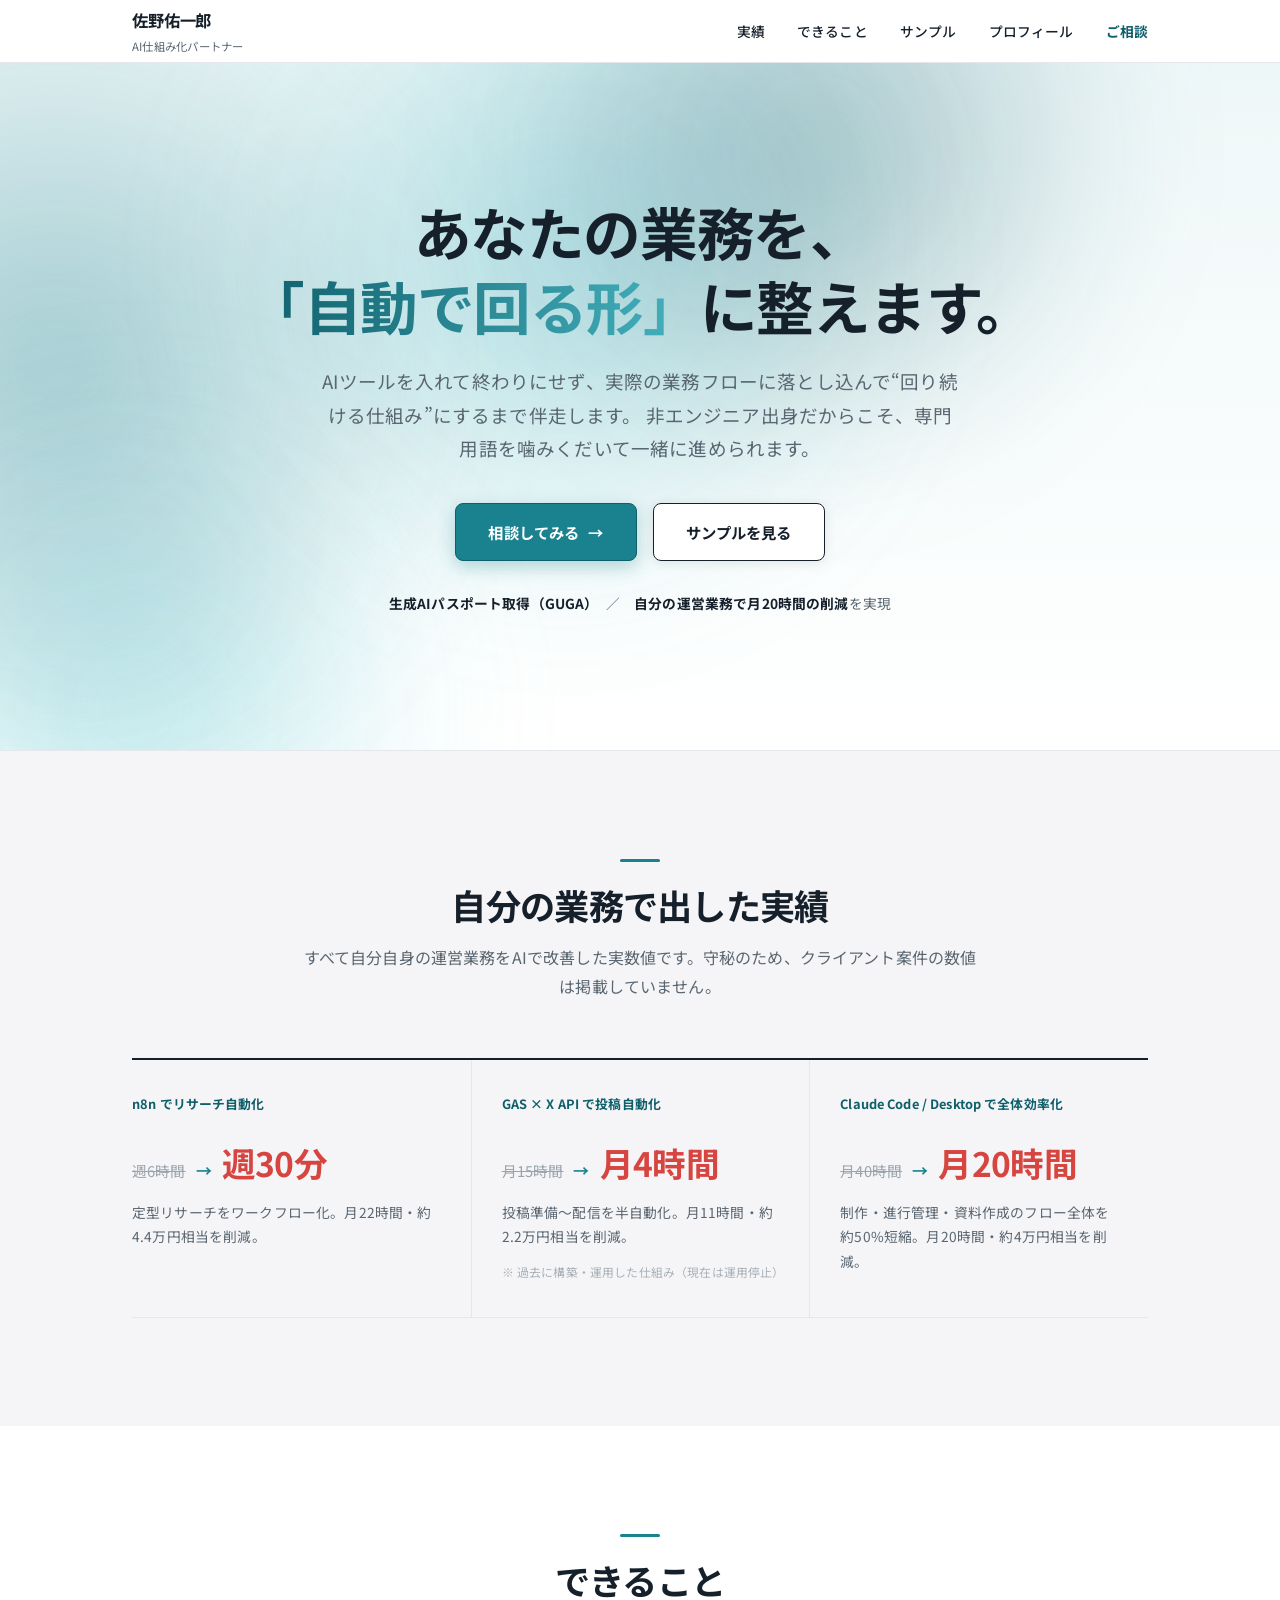
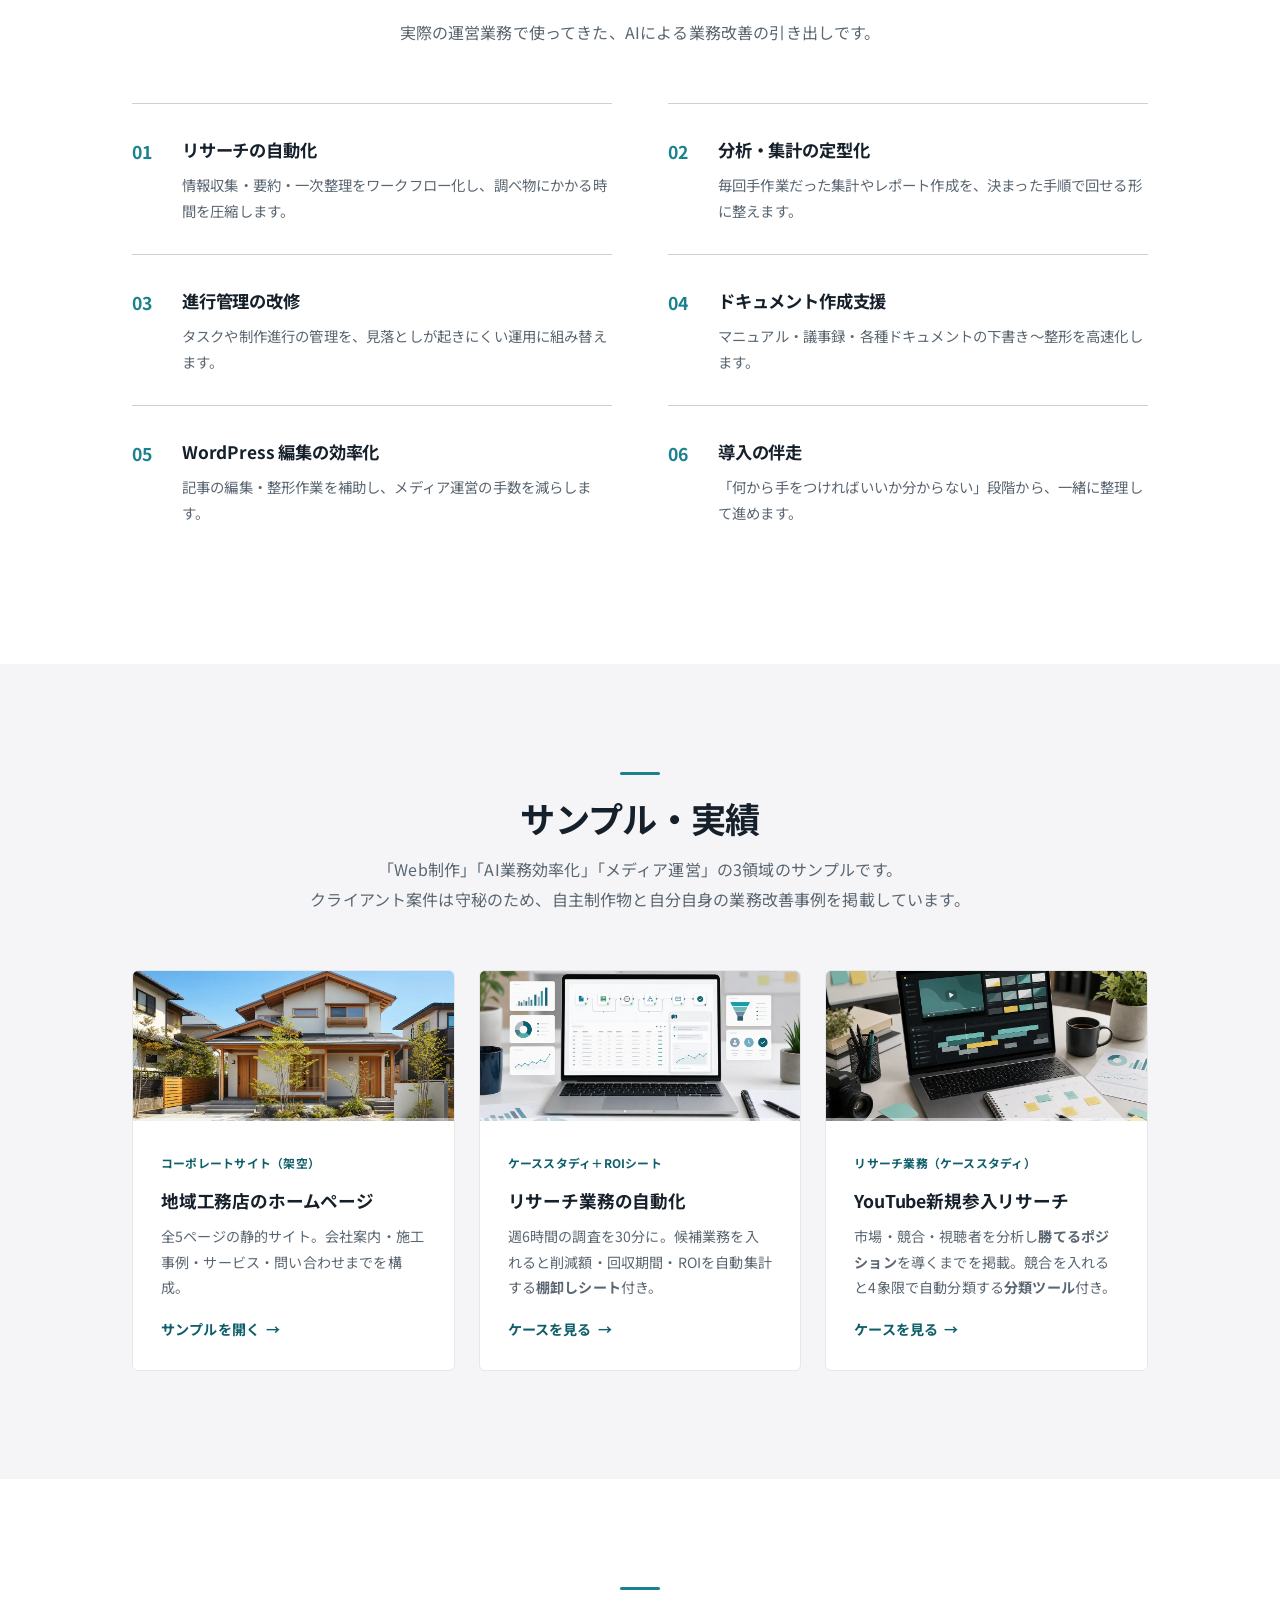
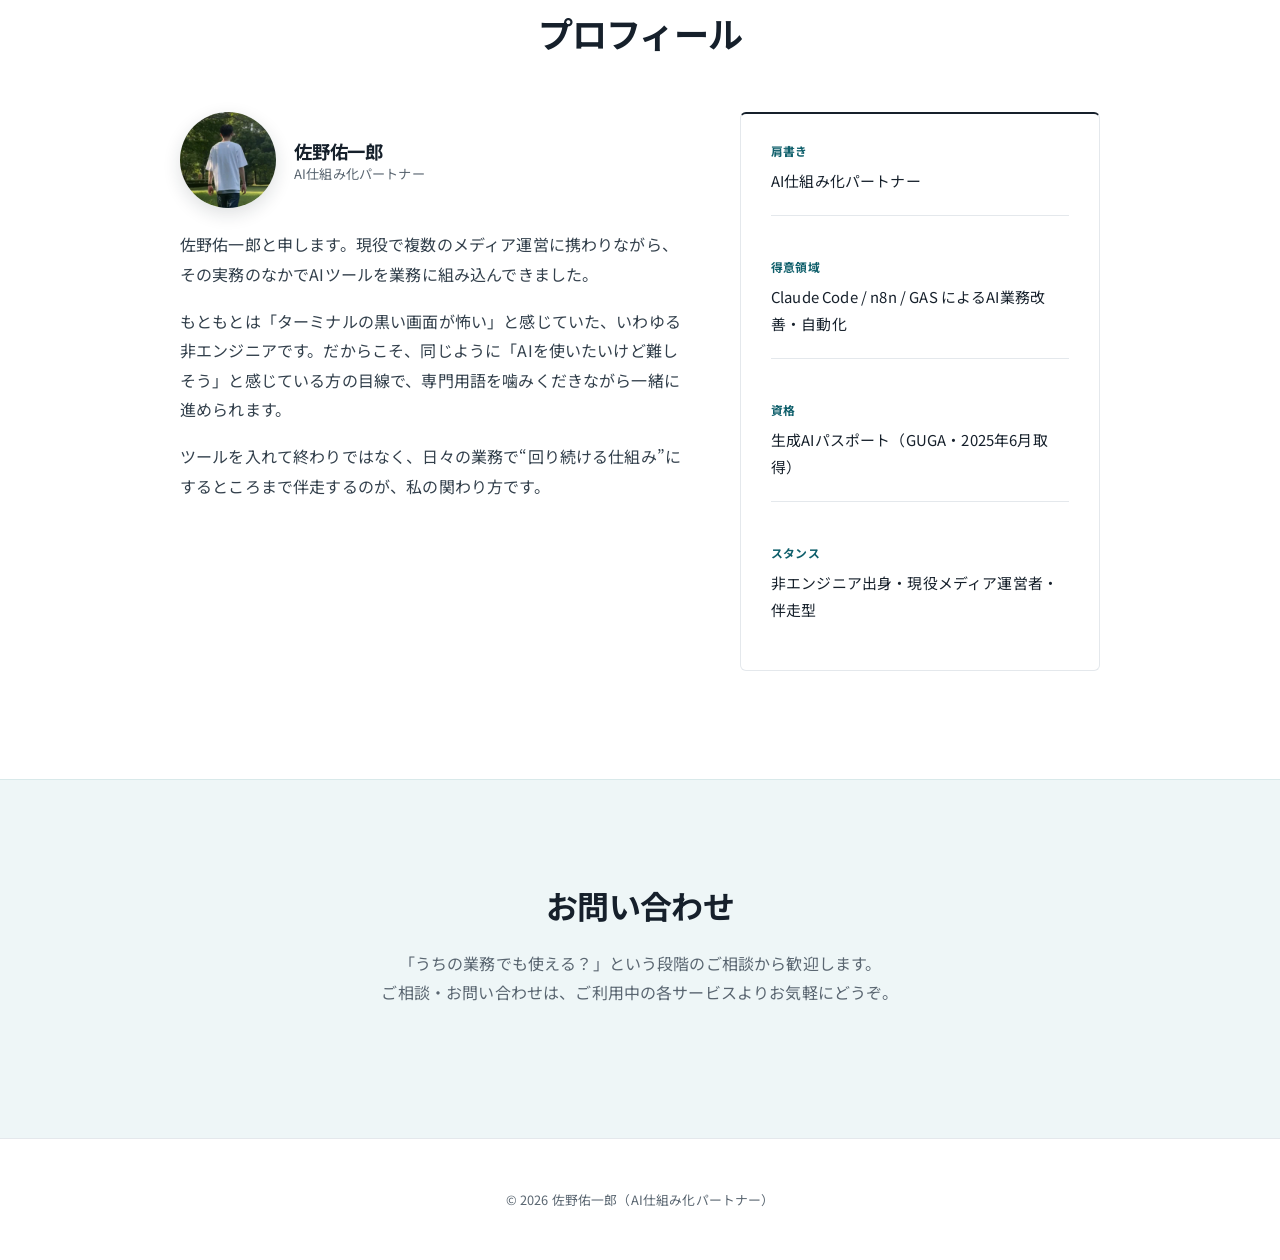
<file: index.html>
<!DOCTYPE html>
<html lang="ja">
<head>
<meta charset="UTF-8">
<meta name="viewport" content="width=device-width, initial-scale=1.0">
<title>佐野佑一郎｜AI仕組み化パートナー</title>
<meta name="description" content="非エンジニア出身・現役メディア運営者によるAI業務改善の伴走支援。Claude Code・n8n・GASで、あなたの業務を「自動で回る形」に整えます。">
<meta property="og:title" content="佐野佑一郎｜AI仕組み化パートナー">
<meta property="og:description" content="あなたの業務を「自動で回る形」に整えます。AI業務改善の伴走支援。">
<meta property="og:type" content="website">
<link rel="preconnect" href="https://fonts.googleapis.com">
<link rel="preconnect" href="https://fonts.gstatic.com" crossorigin>
<link href="https://fonts.googleapis.com/css2?family=Noto+Sans+JP:wght@400;500;700&display=swap" rel="stylesheet">
<link rel="stylesheet" href="css/style.css">
</head>
<body>

<!-- ===================== ヘッダー ===================== -->
<header class="site-header">
  <div class="wrap">
    <div class="brand">佐野佑一郎<small>AI仕組み化パートナー</small></div>
    <nav class="nav">
      <a href="#results">実績</a>
      <a href="#can">できること</a>
      <a href="#works">サンプル</a>
      <a href="#profile">プロフィール</a>
      <a href="#contact" class="nav-cta">ご相談</a>
    </nav>
  </div>
</header>

<!-- ===================== ヒーロー ===================== -->
<section class="hero">
  <div class="hero-bg" aria-hidden="true">
    <span class="blob b1"></span>
    <span class="blob b2"></span>
    <span class="blob b3"></span>
    <span class="blob b4"></span>
  </div>
  <div class="wrap">
    <h1>あなたの業務を、<br><span class="hl">「自動で回る形」</span>に整えます。</h1>
    <p class="lead">
      AIツールを入れて終わりにせず、実際の業務フローに落とし込んで“回り続ける仕組み”にするまで伴走します。
      非エンジニア出身だからこそ、専門用語を噛みくだいて一緒に進められます。
    </p>
    <div class="cta">
      <a href="#contact" class="btn btn-primary">相談してみる<span class="ar">→</span></a>
      <a href="#works" class="btn btn-secondary">サンプルを見る</a>
    </div>
    <p class="trust">
      <b>生成AIパスポート取得（GUGA）</b>　／　<b>自分の運営業務で月20時間の削減</b>を実現
    </p>
  </div>
</section>

<!-- ===================== 実績 ===================== -->
<section id="results" class="alt">
  <div class="wrap">
    <div class="sec-head">
      <div class="bar"></div>
      <h2>自分の業務で出した実績</h2>
      <p>すべて自分自身の運営業務をAIで改善した実数値です。守秘のため、クライアント案件の数値は掲載していません。</p>
    </div>
    <div class="metrics">
      <div class="metric">
        <div class="tool">n8n でリサーチ自動化</div>
        <div class="ba"><span class="before">週6時間</span><span class="arrow">→</span><span class="after">週30分</span></div>
        <div class="desc">定型リサーチをワークフロー化。月22時間・約4.4万円相当を削減。</div>
      </div>
      <div class="metric">
        <div class="tool">GAS × X API で投稿自動化</div>
        <div class="ba"><span class="before">月15時間</span><span class="arrow">→</span><span class="after">月4時間</span></div>
        <div class="desc">投稿準備〜配信を半自動化。月11時間・約2.2万円相当を削減。</div>
        <div class="note">※ 過去に構築・運用した仕組み（現在は運用停止）</div>
      </div>
      <div class="metric">
        <div class="tool">Claude Code / Desktop で全体効率化</div>
        <div class="ba"><span class="before">月40時間</span><span class="arrow">→</span><span class="after">月20時間</span></div>
        <div class="desc">制作・進行管理・資料作成のフロー全体を約50%短縮。月20時間・約4万円相当を削減。</div>
      </div>
    </div>
  </div>
</section>

<!-- ===================== できること ===================== -->
<section id="can">
  <div class="wrap">
    <div class="sec-head">
      <div class="bar"></div>
      <h2>できること</h2>
      <p>実際の運営業務で使ってきた、AIによる業務改善の引き出しです。</p>
    </div>
    <div class="cases">
      <div class="case"><div class="no">01</div><div><h3>リサーチの自動化</h3><p>情報収集・要約・一次整理をワークフロー化し、調べ物にかかる時間を圧縮します。</p></div></div>
      <div class="case"><div class="no">02</div><div><h3>分析・集計の定型化</h3><p>毎回手作業だった集計やレポート作成を、決まった手順で回せる形に整えます。</p></div></div>
      <div class="case"><div class="no">03</div><div><h3>進行管理の改修</h3><p>タスクや制作進行の管理を、見落としが起きにくい運用に組み替えます。</p></div></div>
      <div class="case"><div class="no">04</div><div><h3>ドキュメント作成支援</h3><p>マニュアル・議事録・各種ドキュメントの下書き〜整形を高速化します。</p></div></div>
      <div class="case"><div class="no">05</div><div><h3>WordPress 編集の効率化</h3><p>記事の編集・整形作業を補助し、メディア運営の手数を減らします。</p></div></div>
      <div class="case"><div class="no">06</div><div><h3>導入の伴走</h3><p>「何から手をつければいいか分からない」段階から、一緒に整理して進めます。</p></div></div>
    </div>
  </div>
</section>

<!-- ===================== 制作サンプル ===================== -->
<section id="works" class="alt">
  <div class="wrap">
    <div class="sec-head">
      <div class="bar"></div>
      <h2>サンプル・実績</h2>
      <p>「Web制作」「AI業務効率化」「メディア運営」の3領域のサンプルです。<br>クライアント案件は守秘のため、自主制作物と自分自身の業務改善事例を掲載しています。</p>
    </div>
    <div class="works cols-3">
      <a class="work-card" href="samples/aoba-koumuten/index.html">
        <div class="work-thumb"><img src="assets/img/aoba-koumuten/work-house.webp" alt="地域工務店サンプルサイトの住宅外観イメージ" loading="lazy"></div>
        <div class="work-body">
          <span class="tag">コーポレートサイト（架空）</span>
          <h3>地域工務店のホームページ</h3>
          <p>全5ページの静的サイト。会社案内・施工事例・サービス・問い合わせまでを構成。</p>
          <span class="more">サンプルを開く<span class="ar">→</span></span>
        </div>
      </a>
      <a class="work-card" href="samples/ai-automation/index.html">
        <div class="work-thumb"><img src="assets/img/portfolio/sample-ai-automation-card.webp" alt="AI業務効率化のワークフロー画面イメージ" loading="lazy"></div>
        <div class="work-body">
          <span class="tag">ケーススタディ＋ROIシート</span>
          <h3>リサーチ業務の自動化</h3>
          <p>週6時間の調査を30分に。候補業務を入れると削減額・回収期間・ROIを自動集計する<strong>棚卸しシート</strong>付き。</p>
          <span class="more">ケースを見る<span class="ar">→</span></span>
        </div>
      </a>
      <a class="work-card" href="samples/media-ops/index.html">
        <div class="work-thumb"><img src="assets/img/portfolio/sample-media-ops-card.webp" alt="メディア運営の編集・分析ワークスペースイメージ" loading="lazy"></div>
        <div class="work-body">
          <span class="tag">リサーチ業務（ケーススタディ）</span>
          <h3>YouTube新規参入リサーチ</h3>
          <p>市場・競合・視聴者を分析し<strong>勝てるポジション</strong>を導くまでを掲載。競合を入れると4象限で自動分類する<strong>分類ツール</strong>付き。</p>
          <span class="more">ケースを見る<span class="ar">→</span></span>
        </div>
      </a>
    </div>
  </div>
</section>

<!-- ===================== プロフィール ===================== -->
<section id="profile">
  <div class="wrap">
    <div class="sec-head">
      <div class="bar"></div>
      <h2>プロフィール</h2>
    </div>
    <div class="profile">
      <div>
        <div class="profile-head">
          <img class="profile-photo" src="assets/img/profile/profile.webp" alt="佐野佑一郎" width="96" height="96" loading="lazy">
          <div class="profile-name"><strong>佐野佑一郎</strong><span>AI仕組み化パートナー</span></div>
        </div>
        <p>佐野佑一郎と申します。現役で複数のメディア運営に携わりながら、その実務のなかでAIツールを業務に組み込んできました。</p>
        <p>もともとは「ターミナルの黒い画面が怖い」と感じていた、いわゆる非エンジニアです。だからこそ、同じように「AIを使いたいけど難しそう」と感じている方の目線で、専門用語を噛みくだきながら一緒に進められます。</p>
        <p>ツールを入れて終わりではなく、日々の業務で“回り続ける仕組み”にするところまで伴走するのが、私の関わり方です。</p>
      </div>
      <div class="facts">
        <dl>
          <div class="row"><dt>肩書き</dt><dd>AI仕組み化パートナー</dd></div>
          <div class="row"><dt>得意領域</dt><dd>Claude Code / n8n / GAS によるAI業務改善・自動化</dd></div>
          <div class="row"><dt>資格</dt><dd>生成AIパスポート（GUGA・2025年6月取得）</dd></div>
          <div class="row"><dt>スタンス</dt><dd>非エンジニア出身・現役メディア運営者・伴走型</dd></div>
        </dl>
      </div>
    </div>
  </div>
</section>

<!-- ===================== 締めCTAバンド ===================== -->
<section id="contact" class="cta-band">
  <div class="wrap">
    <h2>お問い合わせ</h2>
    <p>「うちの業務でも使える？」という段階のご相談から歓迎します。<br>
       ご相談・お問い合わせは、ご利用中の各サービスよりお気軽にどうぞ。</p>
  </div>
</section>

<!-- ===================== フッター ===================== -->
<footer class="site-footer">
  <div class="wrap">
    <p>© 2026 佐野佑一郎（AI仕組み化パートナー）</p>
  </div>
</footer>

<script>
/* ヒーローの光：各ブロブがヒーロー全域をランダム回遊（速度はそれぞれ別） */
(function(){
  const hero = document.querySelector('.hero');
  const blobs = [...document.querySelectorAll('.hero-bg .blob')];
  if (!hero || !blobs.length) return;
  if (window.matchMedia('(prefers-reduced-motion: reduce)').matches) {
    // 動きを止め、静的に程よく散らす
    const spots = [[12,18],[82,22],[30,80],[70,70]];
    blobs.forEach((b,i) => {
      const hr = hero.getBoundingClientRect();
      const x = hr.width  * spots[i%4][0]/100 - b.offsetWidth/2;
      const y = hr.height * spots[i%4][1]/100 - b.offsetHeight/2;
      b.style.transform = 'translate(' + x.toFixed(0) + 'px,' + y.toFixed(0) + 'px)';
    });
    return;
  }
  // ブロブごとの移動速度（px/秒）— すべて別の値
  const speeds = [42, 70, 100, 135];
  const st = blobs.map((el, i) => ({ el, speed: speeds[i % speeds.length], x: 0, y: 0, t: null }));

  function step(s){
    const hr = hero.getBoundingClientRect();
    const w = s.el.offsetWidth, h = s.el.offsetHeight;
    // 中心がヒーロー全域のどこへでも行けるようランダム選択
    const nx = Math.random() * hr.width  - w / 2;
    const ny = Math.random() * hr.height - h / 2;
    const dist = Math.hypot(nx - s.x, ny - s.y);
    const dur = Math.max(2.0, dist / s.speed);
    const sc = (0.9 + Math.random() * 0.5).toFixed(2);
    s.el.style.transition = 'transform ' + dur.toFixed(2) + 's ease-in-out';
    s.el.style.transform = 'translate(' + nx.toFixed(0) + 'px,' + ny.toFixed(0) + 'px) scale(' + sc + ')';
    s.x = nx; s.y = ny;
    clearTimeout(s.t);
    s.t = setTimeout(() => step(s), dur * 1000);
  }

  // 初期位置をランダムに即配置（遷移なし）
  st.forEach(s => {
    const hr = hero.getBoundingClientRect();
    s.x = Math.random() * hr.width  - s.el.offsetWidth / 2;
    s.y = Math.random() * hr.height - s.el.offsetHeight / 2;
    s.el.style.willChange = 'transform';
    s.el.style.transition = 'none';
    s.el.style.transform = 'translate(' + s.x.toFixed(0) + 'px,' + s.y.toFixed(0) + 'px)';
  });
  void hero.offsetWidth; // リフローを確定させてから回遊開始
  st.forEach(s => step(s));
})();
</script>

</body>
</html>
</file>
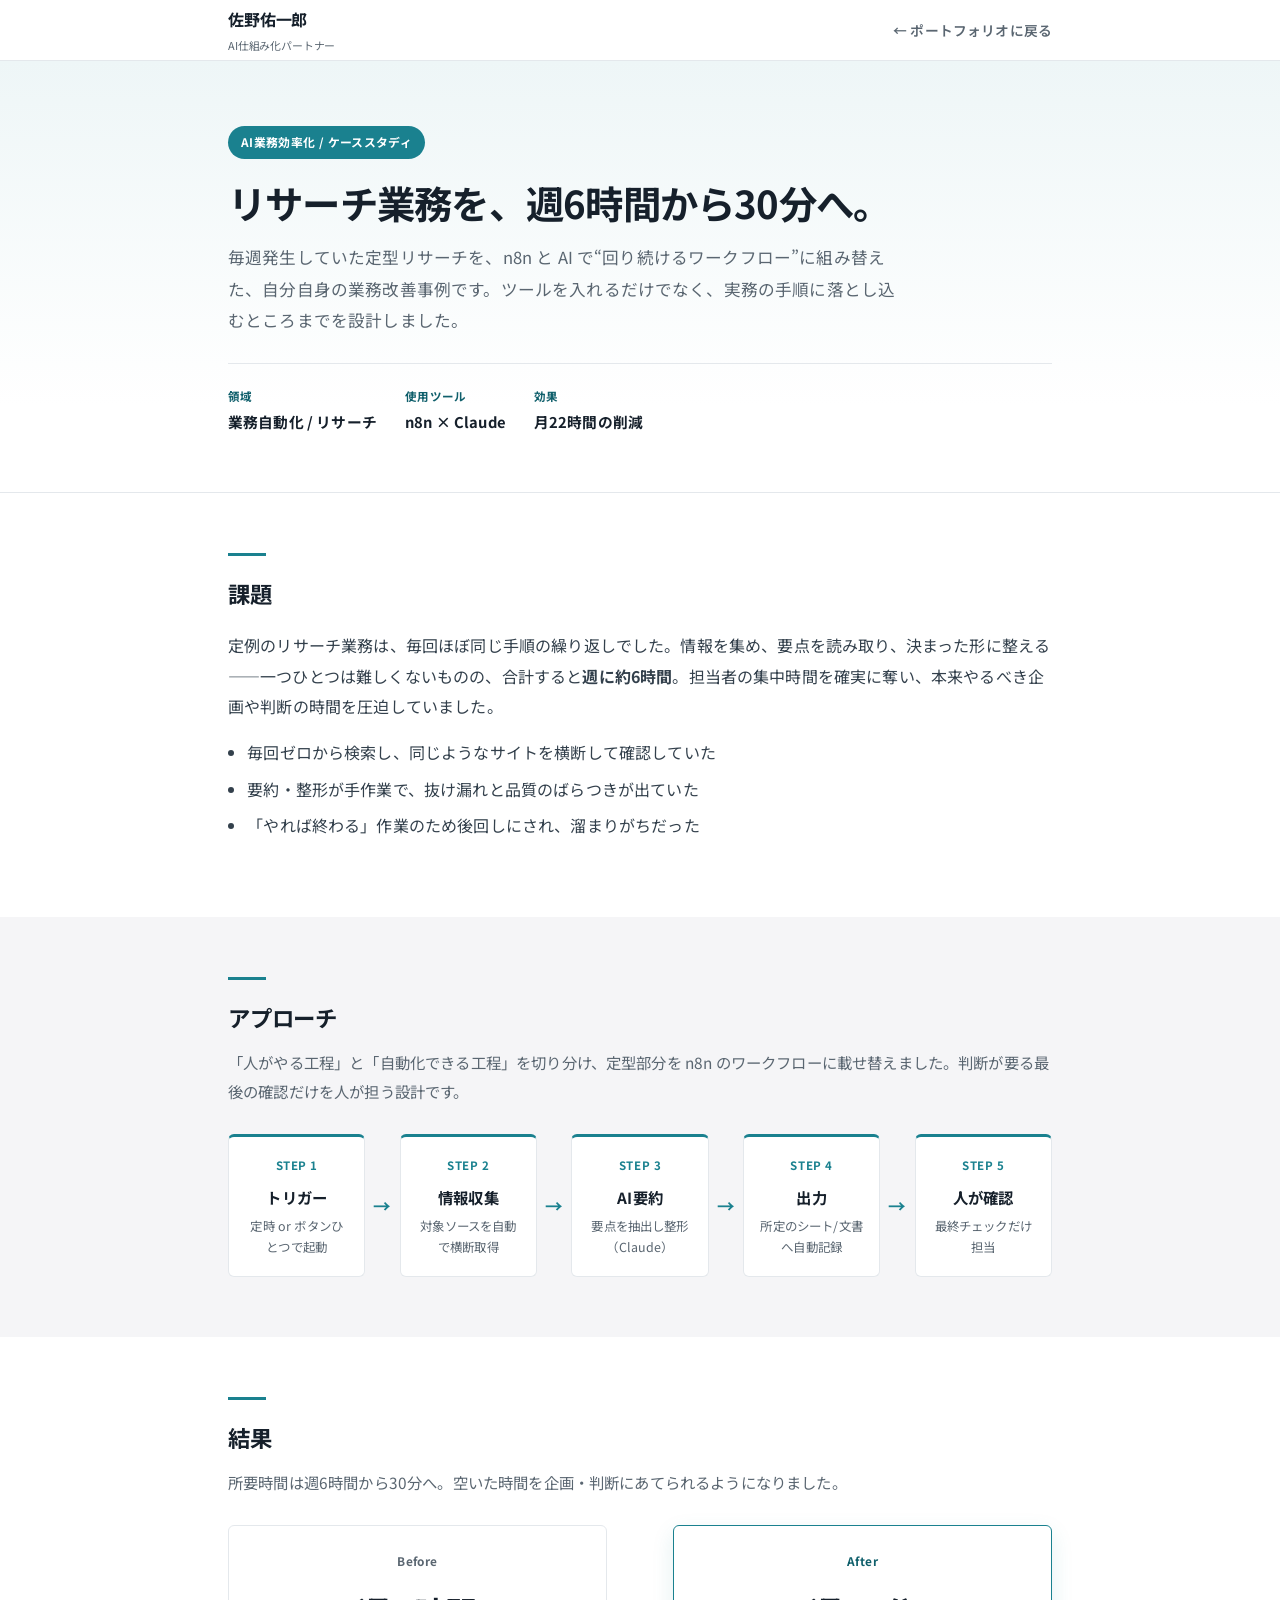
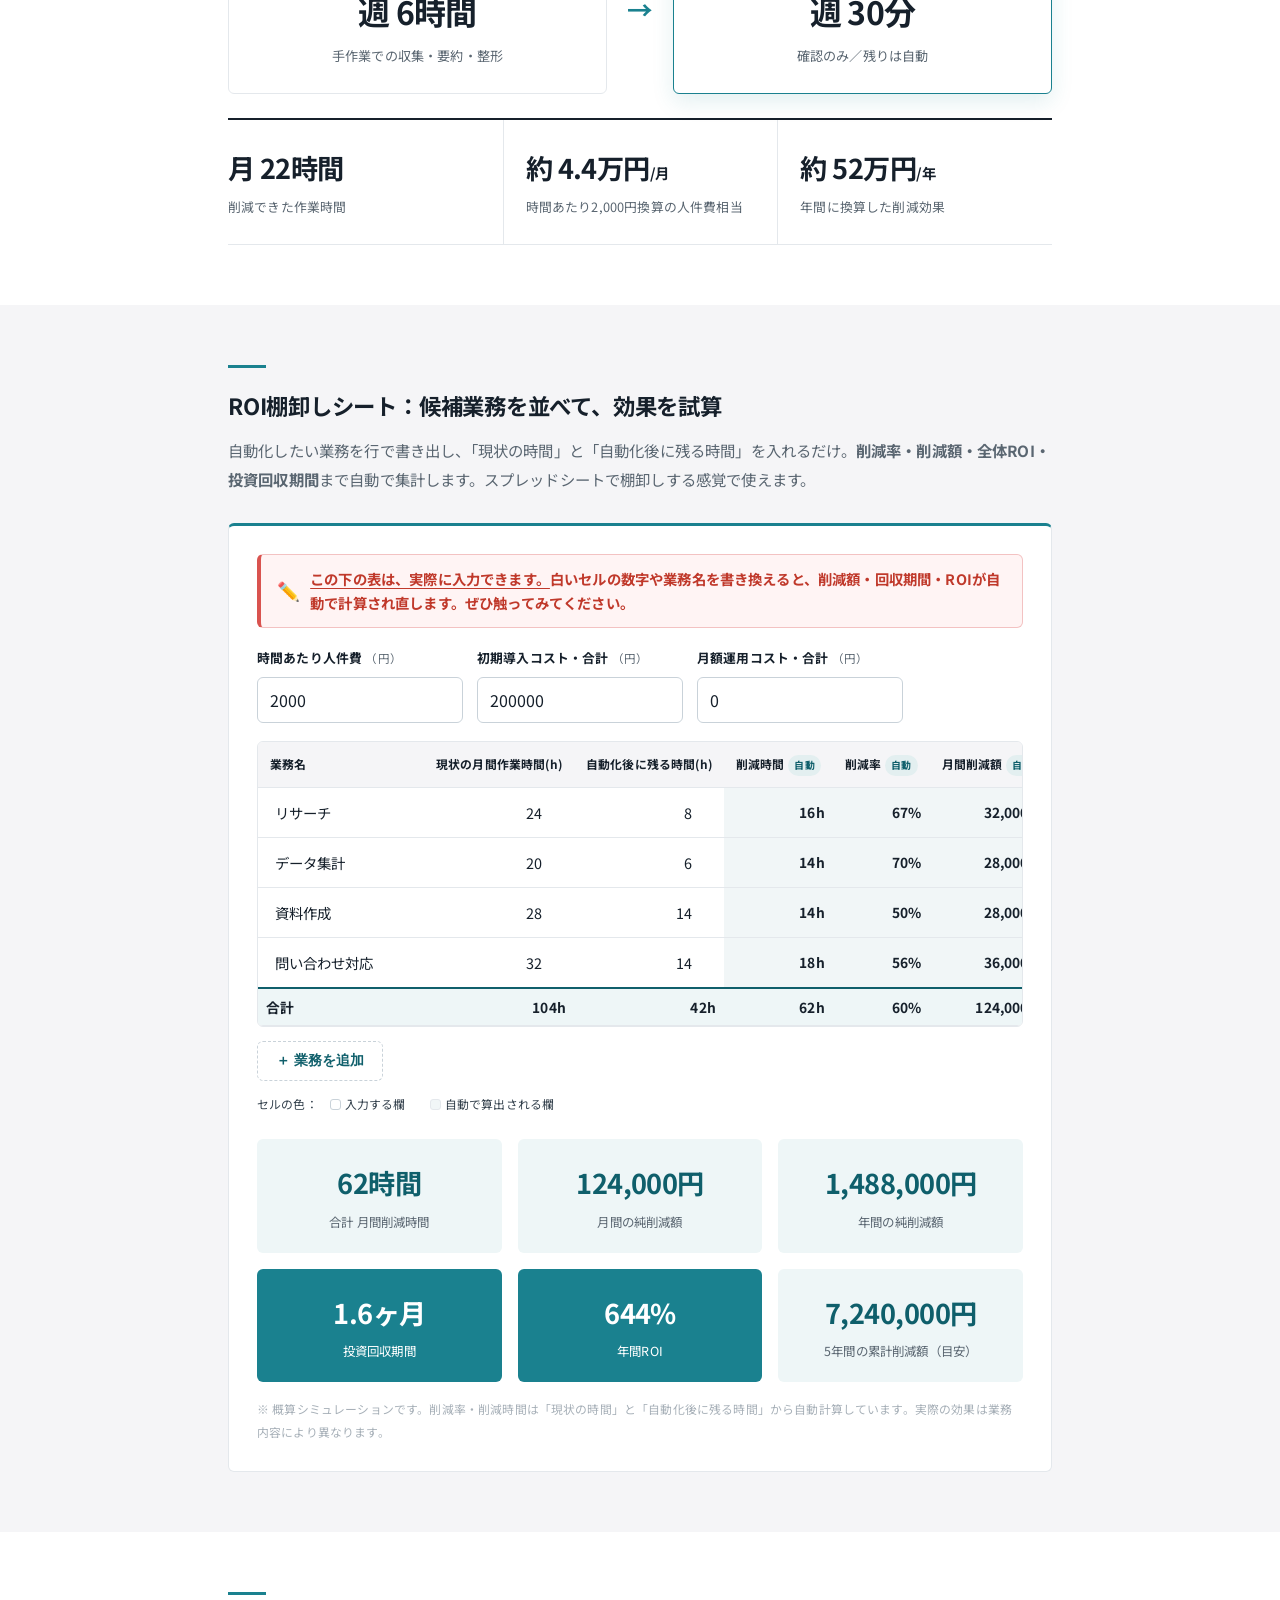
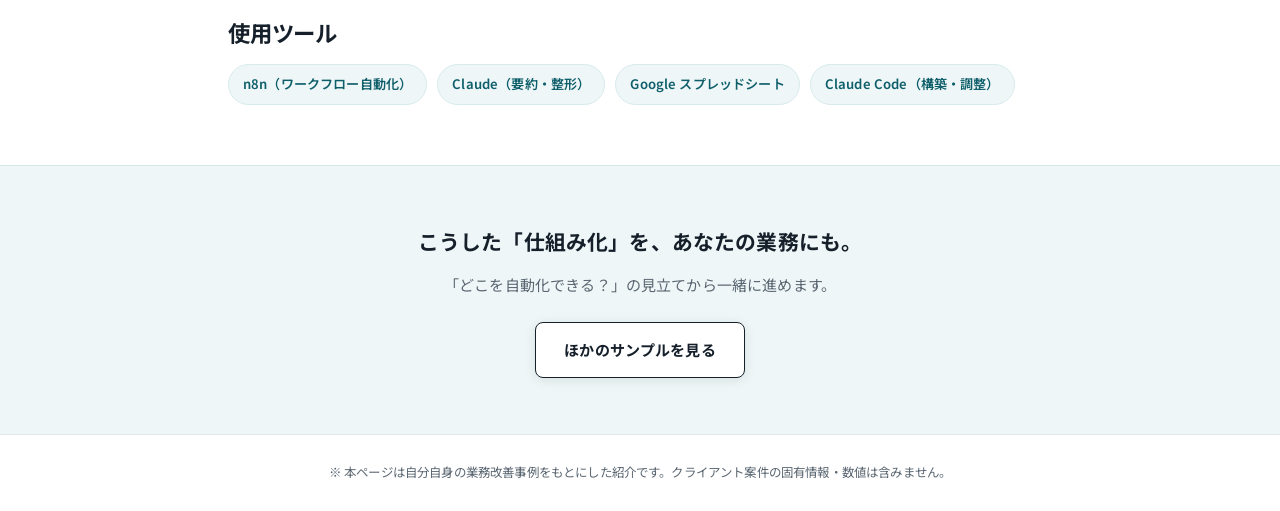
<file: samples/ai-automation/index.html>
<!DOCTYPE html>
<html lang="ja">
<head>
<meta charset="UTF-8">
<meta name="viewport" content="width=device-width, initial-scale=1.0">
<title>リサーチ業務の自動化｜AI業務効率化ケーススタディ - 佐野佑一郎</title>
<meta name="description" content="週6時間のリサーチ業務をn8nとAIで30分に短縮した、自分自身の業務改善ケーススタディ。before/after・ワークフロー図・削減シミュレーター付き。">
<link rel="preconnect" href="https://fonts.googleapis.com">
<link rel="preconnect" href="https://fonts.gstatic.com" crossorigin>
<link href="https://fonts.googleapis.com/css2?family=Noto+Sans+JP:wght@400;500;700&display=swap" rel="stylesheet">
<link rel="stylesheet" href="../../css/case.css">
</head>
<body>

<header class="site-header">
  <div class="wrap">
    <a class="brand" href="../../index.html">佐野佑一郎<small>AI仕組み化パートナー</small></a>
    <a class="back" href="../../index.html#works">← ポートフォリオに戻る</a>
  </div>
</header>

<!-- ヒーロー -->
<section class="case-hero">
  <div class="wrap">
    <span class="tag">AI業務効率化 / ケーススタディ</span>
    <h1>リサーチ業務を、週6時間から30分へ。</h1>
    <p class="summary">毎週発生していた定型リサーチを、n8n と AI で“回り続けるワークフロー”に組み替えた、自分自身の業務改善事例です。ツールを入れるだけでなく、実務の手順に落とし込むところまでを設計しました。</p>
    <div class="meta">
      <div><div class="k">領域</div><div class="v">業務自動化 / リサーチ</div></div>
      <div><div class="k">使用ツール</div><div class="v">n8n × Claude</div></div>
      <div><div class="k">効果</div><div class="v">月22時間の削減</div></div>
    </div>
  </div>
</section>

<!-- 課題 -->
<section class="case-sec">
  <div class="wrap">
    <div class="bar"></div>
    <h2>課題</h2>
    <p>定例のリサーチ業務は、毎回ほぼ同じ手順の繰り返しでした。情報を集め、要点を読み取り、決まった形に整える——一つひとつは難しくないものの、合計すると<strong>週に約6時間</strong>。担当者の集中時間を確実に奪い、本来やるべき企画や判断の時間を圧迫していました。</p>
    <ul>
      <li>毎回ゼロから検索し、同じようなサイトを横断して確認していた</li>
      <li>要約・整形が手作業で、抜け漏れと品質のばらつきが出ていた</li>
      <li>「やれば終わる」作業のため後回しにされ、溜まりがちだった</li>
    </ul>
  </div>
</section>

<!-- アプローチ + フロー図 -->
<section class="case-sec alt">
  <div class="wrap">
    <div class="bar"></div>
    <h2>アプローチ</h2>
    <p class="lead">「人がやる工程」と「自動化できる工程」を切り分け、定型部分を n8n のワークフローに載せ替えました。判断が要る最後の確認だけを人が担う設計です。</p>
    <div class="flow">
      <div class="flow-step"><div class="n">STEP 1</div><div class="t">トリガー</div><div class="d">定時 or ボタンひとつで起動</div></div>
      <div class="flow-arrow">→</div>
      <div class="flow-step"><div class="n">STEP 2</div><div class="t">情報収集</div><div class="d">対象ソースを自動で横断取得</div></div>
      <div class="flow-arrow">→</div>
      <div class="flow-step"><div class="n">STEP 3</div><div class="t">AI要約</div><div class="d">要点を抽出し整形（Claude）</div></div>
      <div class="flow-arrow">→</div>
      <div class="flow-step"><div class="n">STEP 4</div><div class="t">出力</div><div class="d">所定のシート/文書へ自動記録</div></div>
      <div class="flow-arrow">→</div>
      <div class="flow-step"><div class="n">STEP 5</div><div class="t">人が確認</div><div class="d">最終チェックだけ担当</div></div>
    </div>
  </div>
</section>

<!-- 結果 before/after -->
<section class="case-sec">
  <div class="wrap">
    <div class="bar"></div>
    <h2>結果</h2>
    <p class="lead">所要時間は週6時間から30分へ。空いた時間を企画・判断にあてられるようになりました。</p>
    <div class="ba-grid">
      <div class="ba-card"><div class="lbl">Before</div><div class="big">週 6時間</div><div class="sub">手作業での収集・要約・整形</div></div>
      <div class="ba-mid">→</div>
      <div class="ba-card after"><div class="lbl">After</div><div class="big">週 30分</div><div class="sub">確認のみ／残りは自動</div></div>
    </div>
    <div class="stat-row">
      <div class="stat"><div class="v">月 22時間</div><div class="k">削減できた作業時間</div></div>
      <div class="stat"><div class="v">約 4.4万円<span style="font-size:.9rem;">/月</span></div><div class="k">時間あたり2,000円換算の人件費相当</div></div>
      <div class="stat"><div class="v">約 52万円<span style="font-size:.9rem;">/年</span></div><div class="k">年間に換算した削減効果</div></div>
    </div>
  </div>
</section>

<!-- ROI棚卸しシート -->
<section class="case-sec alt">
  <div class="wrap">
    <div class="bar"></div>
    <h2>ROI棚卸しシート：候補業務を並べて、効果を試算</h2>
    <p class="lead">自動化したい業務を行で書き出し、「現状の時間」と「自動化後に残る時間」を入れるだけ。<strong>削減率・削減額・全体ROI・投資回収期間</strong>まで自動で集計します。スプレッドシートで棚卸しする感覚で使えます。</p>
    <div class="roi">
      <div class="try-note"><span class="ico">✏️</span><span><span class="lead-em">この下の表は、実際に入力できます。</span>白いセルの数字や業務名を書き換えると、削減額・回収期間・ROIが自動で計算され直します。ぜひ触ってみてください。</span></div>
      <div class="sheet-tools">
        <div class="roi-field"><label>時間あたり人件費 <span class="unit">（円）</span></label><input type="number" id="wage" value="2000" min="0" step="100"></div>
        <div class="roi-field"><label>初期導入コスト・合計 <span class="unit">（円）</span></label><input type="number" id="init" value="200000" min="0" step="10000"></div>
        <div class="roi-field"><label>月額運用コスト・合計 <span class="unit">（円）</span></label><input type="number" id="run" value="0" min="0" step="1000"></div>
      </div>

      <div class="xsheet">
        <table id="roi-table">
          <thead>
            <tr>
              <th>業務名</th>
              <th>現状の月間作業時間(h)</th>
              <th>自動化後に残る時間(h)</th>
              <th>削減時間<span class="auto-tag">自動</span></th>
              <th>削減率<span class="auto-tag">自動</span></th>
              <th>月間削減額<span class="auto-tag">自動</span></th>
              <th></th>
            </tr>
          </thead>
          <tbody id="roi-body"></tbody>
          <tfoot>
            <tr class="total">
              <td>合計</td>
              <td id="t-before">—</td>
              <td id="t-after">—</td>
              <td id="t-saved">—</td>
              <td id="t-rate">—</td>
              <td id="t-money">—</td>
              <td></td>
            </tr>
          </tfoot>
        </table>
      </div>
      <button type="button" class="addrow" id="roi-add">＋ 業務を追加</button>
      <p class="legend">セルの色：<span class="sw in"></span>入力する欄　<span class="sw au"></span>自動で算出される欄</p>

      <div class="roi-out" style="margin-top:24px;">
        <div class="o"><div class="big" id="o-h">—</div><div class="k">合計 月間削減時間</div></div>
        <div class="o"><div class="big" id="o-m">—</div><div class="k">月間の純削減額</div></div>
        <div class="o"><div class="big" id="o-y">—</div><div class="k">年間の純削減額</div></div>
      </div>
      <div class="roi-out" style="margin-top:16px;">
        <div class="o hl"><div class="big" id="o-pb">—</div><div class="k">投資回収期間</div></div>
        <div class="o hl"><div class="big" id="o-roi">—</div><div class="k">年間ROI</div></div>
        <div class="o"><div class="big" id="o-save5">—</div><div class="k">5年間の累計削減額（目安）</div></div>
      </div>
      <p class="note">※ 概算シミュレーションです。削減率・削減時間は「現状の時間」と「自動化後に残る時間」から自動計算しています。実際の効果は業務内容により異なります。</p>
    </div>
  </div>
</section>

<!-- 使用ツール -->
<section class="case-sec">
  <div class="wrap">
    <div class="bar"></div>
    <h2>使用ツール</h2>
    <div class="chips">
      <span class="chip">n8n（ワークフロー自動化）</span>
      <span class="chip">Claude（要約・整形）</span>
      <span class="chip">Google スプレッドシート</span>
      <span class="chip">Claude Code（構築・調整）</span>
    </div>
  </div>
</section>

<!-- CTA -->
<section class="case-foot">
  <div class="wrap">
    <h2>こうした「仕組み化」を、あなたの業務にも。</h2>
    <p>「どこを自動化できる？」の見立てから一緒に進めます。</p>
    <a class="btn" href="../../index.html#works">ほかのサンプルを見る</a>
  </div>
</section>

<div class="disclaimer">
  <div class="wrap">※ 本ページは自分自身の業務改善事例をもとにした紹介です。クライアント案件の固有情報・数値は含みません。</div>
</div>

<script>
(function(){
  const f = n => Math.round(n).toLocaleString('ja-JP');
  const el = id => document.getElementById(id);
  const wage=el('wage'), init=el('init'), run=el('run'), body=el('roi-body');

  const seed = [
    ['リサーチ', 24, 8],
    ['データ集計', 20, 6],
    ['資料作成', 28, 14],
    ['問い合わせ対応', 32, 14],
  ];
  function rowHTML(name, before, after){
    return '<tr>'+
      '<td><input class="name" type="text" value="'+name.replace(/"/g,'&quot;')+'" placeholder="業務名"></td>'+
      '<td class="num"><input class="before" type="number" min="0" step="1" value="'+before+'"></td>'+
      '<td class="num"><input class="after" type="number" min="0" step="1" value="'+after+'"></td>'+
      '<td class="auto cell-saved">—</td>'+
      '<td class="auto cell-rate">—</td>'+
      '<td class="auto cell-money">—</td>'+
      '<td><button type="button" class="del" title="削除">×</button></td>'+
    '</tr>';
  }
  seed.forEach(s => body.insertAdjacentHTML('beforeend', rowHTML(s[0], s[1], s[2])));

  function recalc(){
    const w = +wage.value||0;
    let tB=0, tA=0, tSaved=0, tMoney=0;
    body.querySelectorAll('tr').forEach(tr => {
      const b = +tr.querySelector('.before').value||0;
      const a = +tr.querySelector('.after').value||0;
      const saved = Math.max(0, b - a);
      const money = saved * w;
      tr.querySelector('.cell-saved').textContent = f(saved) + 'h';
      tr.querySelector('.cell-rate').textContent  = b > 0 ? Math.round(saved / b * 100) + '%' : '—';
      tr.querySelector('.cell-money').textContent = f(money) + '円';
      tB += b; tA += a; tSaved += saved; tMoney += money;
    });
    el('t-before').textContent = f(tB) + 'h';
    el('t-after').textContent  = f(tA) + 'h';
    el('t-saved').textContent  = f(tSaved) + 'h';
    el('t-rate').textContent   = tB > 0 ? Math.round(tSaved / tB * 100) + '%' : '—';
    el('t-money').textContent  = f(tMoney) + '円';

    const ic = +init.value||0, rc = +run.value||0;
    const netM = tMoney - rc;
    el('o-h').textContent = f(tSaved) + '時間';
    el('o-m').textContent = f(netM) + '円';
    el('o-y').textContent = f(netM * 12) + '円';
    if (netM > 0){
      el('o-pb').textContent  = ic <= 0 ? '即時' : (ic/netM < 1 ? '1ヶ月未満' : (ic/netM).toFixed(1) + 'ヶ月');
      el('o-roi').textContent = ic <= 0 ? '—' : Math.round((netM*12 - ic) / ic * 100) + '%';
    } else {
      el('o-pb').textContent = '—'; el('o-roi').textContent = '—';
    }
    el('o-save5').textContent = f(netM * 60 - ic) + '円';
  }

  el('roi-table').addEventListener('input', recalc);
  [wage, init, run].forEach(e => e.addEventListener('input', recalc));
  el('roi-add').addEventListener('click', () => { body.insertAdjacentHTML('beforeend', rowHTML('', 0, 0)); recalc(); });
  body.addEventListener('click', e => { if (e.target.classList.contains('del')){ e.target.closest('tr').remove(); recalc(); } });
  recalc();
})();
</script>

</body>
</html>
</file>
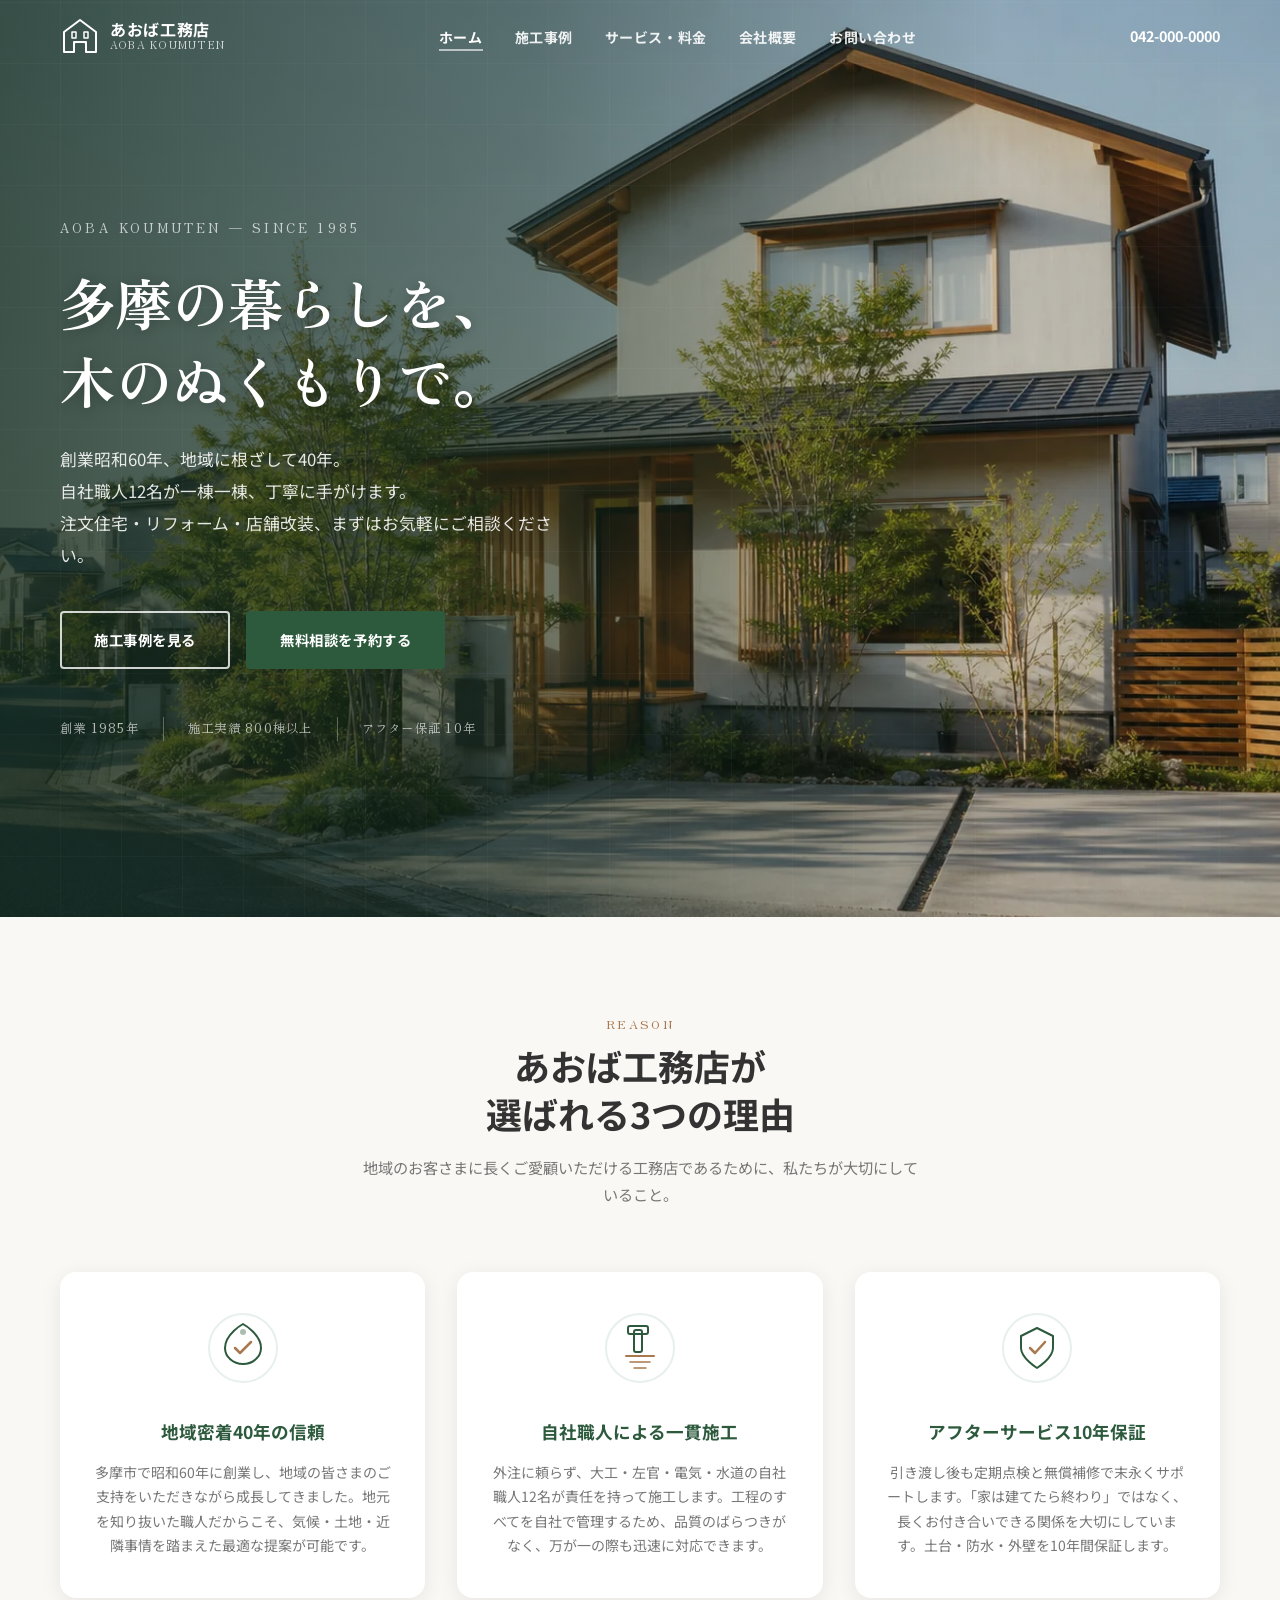
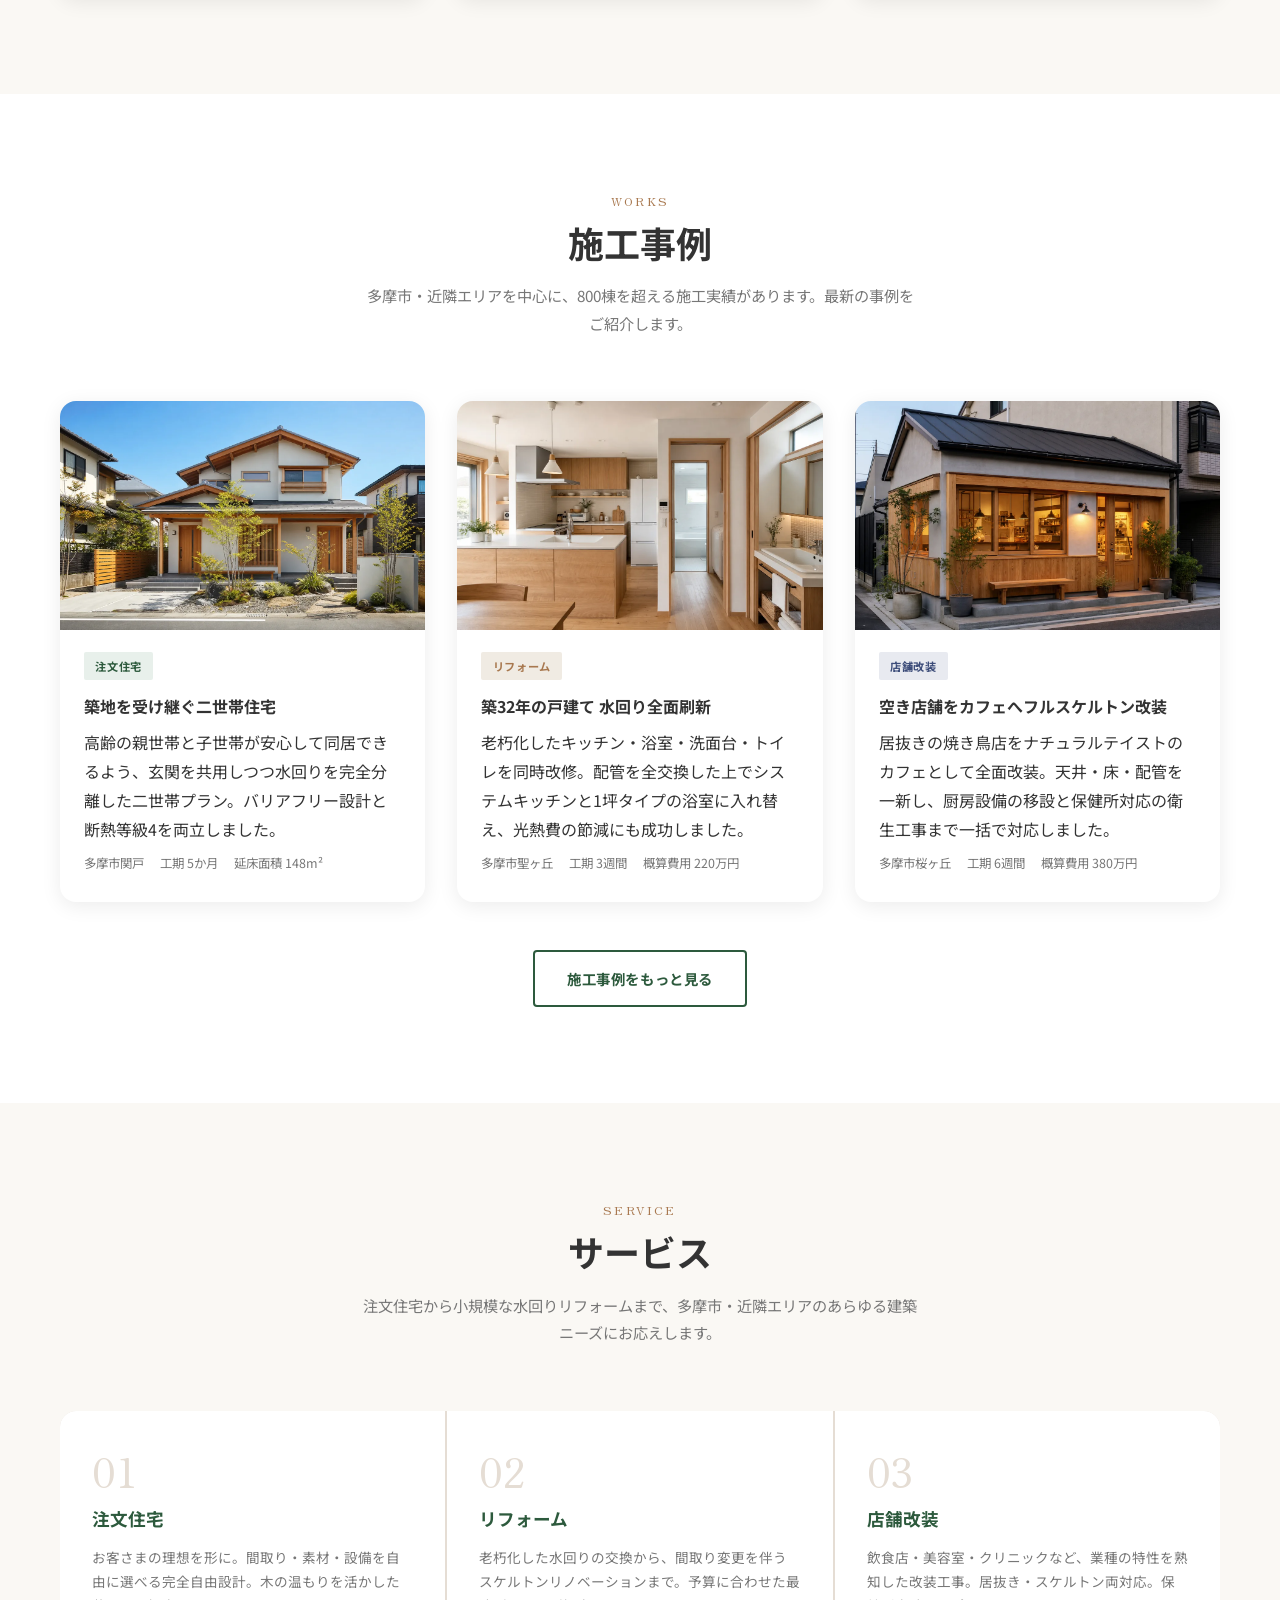
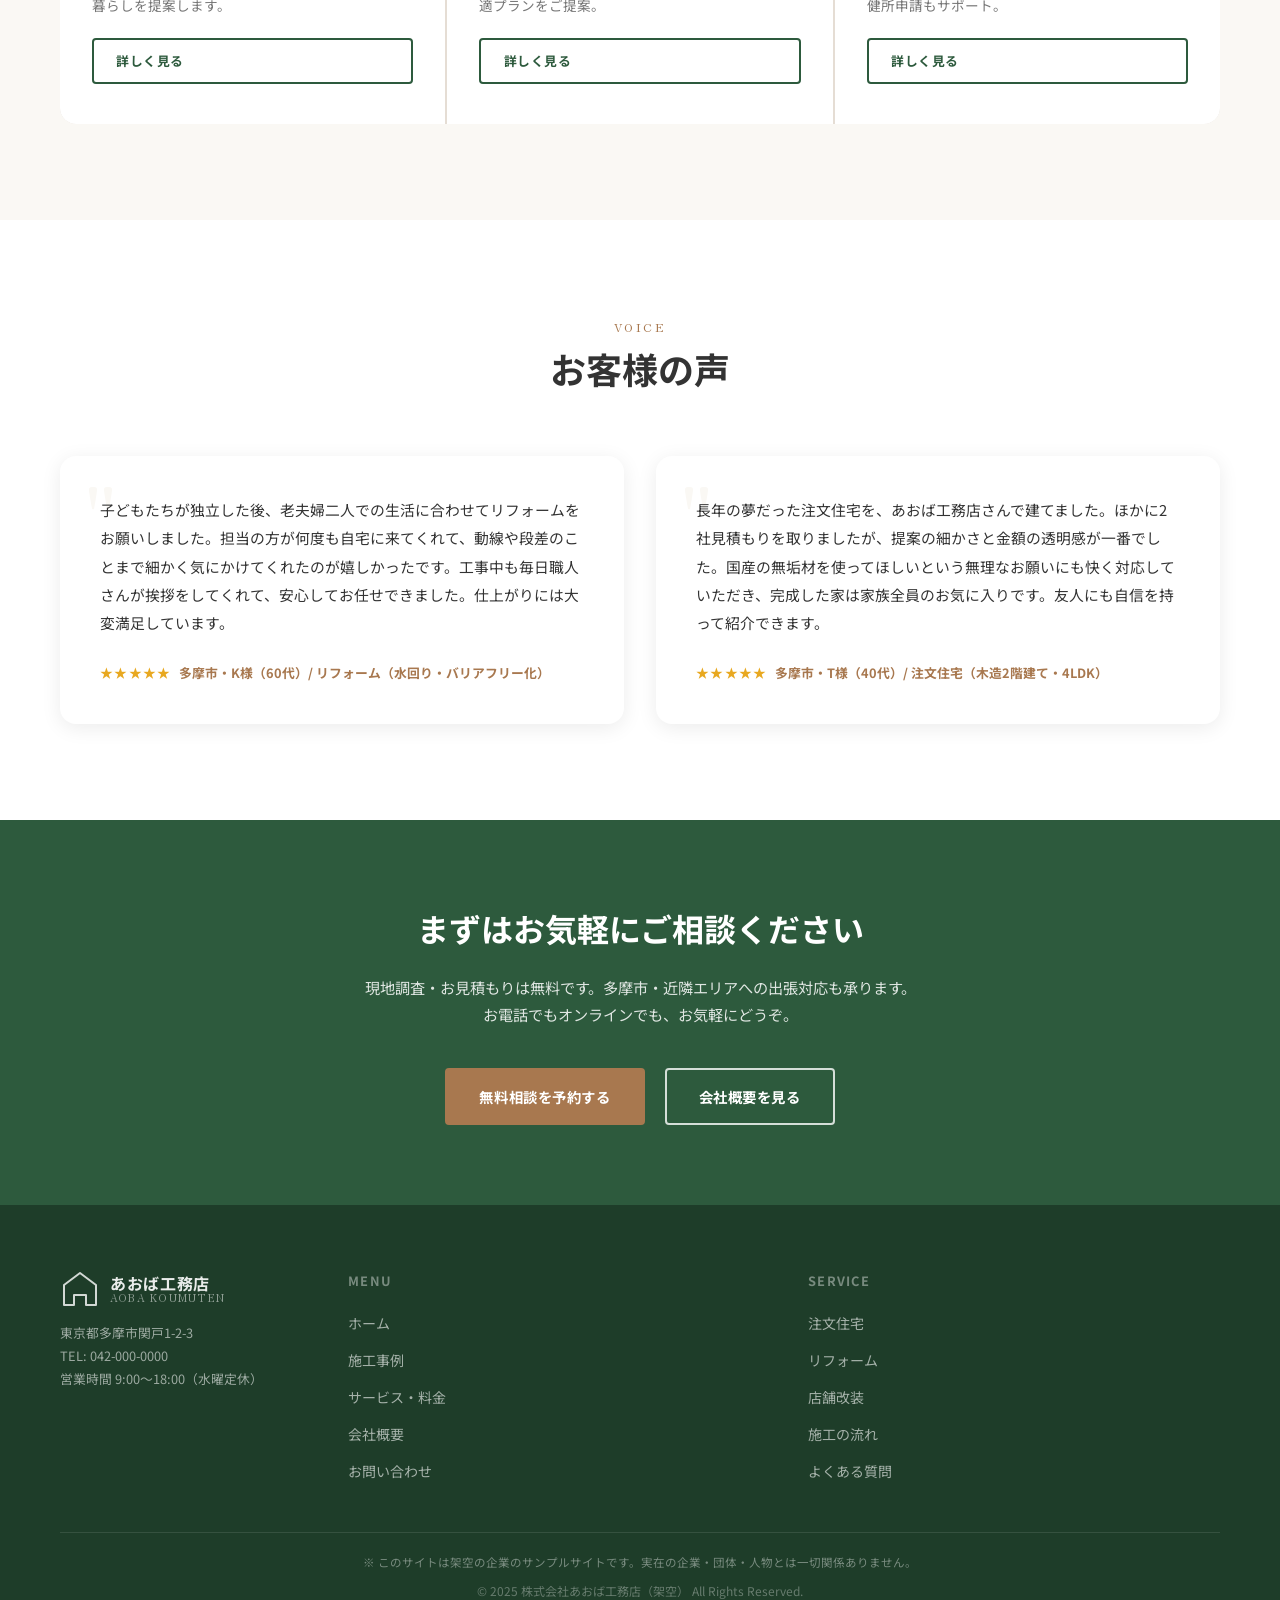
<file: samples/aoba-koumuten/index.html>
<!DOCTYPE html>
<html lang="ja">
<head>
  <meta charset="UTF-8">
  <meta name="viewport" content="width=device-width, initial-scale=1.0">
  <title>株式会社あおば工務店 | 多摩市の注文住宅・リフォーム・店舗改装</title>
  <meta name="description" content="多摩市で創業40年。注文住宅・リフォーム・店舗改装は株式会社あおば工務店へ。自社職人による丁寧な施工と10年アフター保証で、地域の皆さまの暮らしを支えてきました。">
  <link rel="stylesheet" href="css/style.css">
  <link rel="preconnect" href="https://fonts.googleapis.com">
  <link rel="preconnect" href="https://fonts.gstatic.com" crossorigin>
  <link href="https://fonts.googleapis.com/css2?family=Noto+Sans+JP:wght@400;700&family=Zen+Old+Mincho:wght@400;700&display=swap" rel="stylesheet">
</head>
<body>

<!-- ===================== HEADER ===================== -->
<header id="site-header" class="transparent">
  <div class="header-inner">
    <a href="index.html" class="site-logo">
      <svg class="logo-icon" viewBox="0 0 40 40" fill="none" xmlns="http://www.w3.org/2000/svg" aria-hidden="true">
        <path class="icon-stroke" d="M20 4L36 16V36H26V26H14V36H4V16L20 4Z" stroke="#2d5a3d" stroke-width="2" stroke-linejoin="round"/>
        <path class="icon-stroke" d="M14 36V28C14 26.895 14.895 26 16 26H24C25.105 26 26 26.895 26 28V36" stroke="#2d5a3d" stroke-width="2" stroke-linejoin="round"/>
        <path class="icon-stroke" d="M12 16H16V22H12V16Z" stroke="#a8784f" stroke-width="1.5" stroke-linejoin="round"/>
        <path class="icon-stroke" d="M24 16H28V22H24V16Z" stroke="#a8784f" stroke-width="1.5" stroke-linejoin="round"/>
      </svg>
      <span class="logo-text">
        <span class="name">あおば工務店</span>
        <span class="sub">AOBA KOUMUTEN</span>
      </span>
    </a>

    <nav class="global-nav" aria-label="グローバルナビゲーション">
      <ul>
        <li><a href="index.html">ホーム</a></li>
        <li><a href="works.html">施工事例</a></li>
        <li><a href="services.html">サービス・料金</a></li>
        <li><a href="about.html">会社概要</a></li>
        <li><a href="contact.html">お問い合わせ</a></li>
      </ul>
    </nav>

    <div class="header-cta">
      <span class="header-tel">042-000-0000</span>
    </div>

    <button class="hamburger" aria-label="メニューを開く" aria-expanded="false">
      <span></span><span></span><span></span>
    </button>
  </div>
</header>

<!-- Mobile Nav -->
<nav class="mobile-nav" aria-label="モバイルナビゲーション">
  <ul>
    <li><a href="index.html">ホーム</a></li>
    <li><a href="works.html">施工事例</a></li>
    <li><a href="services.html">サービス・料金</a></li>
    <li><a href="about.html">会社概要</a></li>
    <li><a href="contact.html">お問い合わせ</a></li>
  </ul>
  <p class="mobile-nav-tel">☎ 042-000-0000</p>
</nav>

<main>

<!-- ===================== HERO ===================== -->
<section class="hero">
  <div class="hero-bg-pattern" aria-hidden="true"></div>

  <!-- 家並みのSVGラインアート -->
  <svg class="hero-svg" viewBox="0 0 1440 220" fill="none" xmlns="http://www.w3.org/2000/svg" preserveAspectRatio="none" aria-hidden="true">
    <!-- 手前の家々 -->
    <path d="M0 200 L0 130 L50 80 L100 130 L100 200Z" fill="rgba(255,255,255,0.06)" stroke="rgba(255,255,255,0.15)" stroke-width="1"/>
    <rect x="35" y="150" width="30" height="50" fill="rgba(255,255,255,0.04)" stroke="rgba(255,255,255,0.12)" stroke-width="1"/>
    <path d="M100 200 L100 140 L130 100 L130 200Z" fill="rgba(255,255,255,0.04)" stroke="rgba(255,255,255,0.12)" stroke-width="1"/>
    <path d="M130 200 L130 140 L175 95 L220 140 L220 200Z" fill="rgba(255,255,255,0.07)" stroke="rgba(255,255,255,0.18)" stroke-width="1.5"/>
    <rect x="155" y="155" width="40" height="45" fill="rgba(255,255,255,0.05)" stroke="rgba(255,255,255,0.12)" stroke-width="1"/>
    <path d="M220 200 L220 150 L250 110 L280 150 L280 200Z" fill="rgba(255,255,255,0.05)" stroke="rgba(255,255,255,0.14)" stroke-width="1"/>
    <path d="M280 200 L280 135 L340 85 L400 135 L400 200Z" fill="rgba(255,255,255,0.08)" stroke="rgba(255,255,255,0.2)" stroke-width="1.5"/>
    <rect x="305" y="150" width="35" height="50" fill="rgba(255,255,255,0.05)" stroke="rgba(255,255,255,0.12)" stroke-width="1"/>
    <rect x="355" y="158" width="30" height="42" fill="rgba(255,255,255,0.04)" stroke="rgba(255,255,255,0.1)" stroke-width="1"/>
    <path d="M400 200 L400 145 L430 108 L460 145 L460 200Z" fill="rgba(255,255,255,0.06)" stroke="rgba(255,255,255,0.15)" stroke-width="1"/>
    <path d="M460 200 L460 130 L510 75 L560 130 L560 200Z" fill="rgba(255,255,255,0.09)" stroke="rgba(255,255,255,0.22)" stroke-width="1.5"/>
    <rect x="485" y="148" width="50" height="52" fill="rgba(255,255,255,0.05)" stroke="rgba(255,255,255,0.12)" stroke-width="1"/>
    <path d="M560 200 L560 150 L600 115 L640 150 L640 200Z" fill="rgba(255,255,255,0.06)" stroke="rgba(255,255,255,0.15)" stroke-width="1"/>
    <path d="M640 200 L640 140 L690 90 L740 140 L740 200Z" fill="rgba(255,255,255,0.07)" stroke="rgba(255,255,255,0.18)" stroke-width="1.5"/>
    <rect x="660" y="155" width="60" height="45" fill="rgba(255,255,255,0.05)" stroke="rgba(255,255,255,0.12)" stroke-width="1"/>
    <path d="M740 200 L740 148 L775 112 L810 148 L810 200Z" fill="rgba(255,255,255,0.05)" stroke="rgba(255,255,255,0.14)" stroke-width="1"/>
    <path d="M810 200 L810 135 L870 78 L930 135 L930 200Z" fill="rgba(255,255,255,0.08)" stroke="rgba(255,255,255,0.2)" stroke-width="1.5"/>
    <rect x="838" y="152" width="64" height="48" fill="rgba(255,255,255,0.05)" stroke="rgba(255,255,255,0.12)" stroke-width="1"/>
    <path d="M930 200 L930 145 L970 108 L1010 145 L1010 200Z" fill="rgba(255,255,255,0.06)" stroke="rgba(255,255,255,0.15)" stroke-width="1"/>
    <path d="M1010 200 L1010 132 L1070 78 L1130 132 L1130 200Z" fill="rgba(255,255,255,0.09)" stroke="rgba(255,255,255,0.22)" stroke-width="1.5"/>
    <rect x="1038" y="150" width="64" height="50" fill="rgba(255,255,255,0.05)" stroke="rgba(255,255,255,0.12)" stroke-width="1"/>
    <path d="M1130 200 L1130 148 L1170 115 L1210 148 L1210 200Z" fill="rgba(255,255,255,0.06)" stroke="rgba(255,255,255,0.15)" stroke-width="1"/>
    <path d="M1210 200 L1210 138 L1260 90 L1310 138 L1310 200Z" fill="rgba(255,255,255,0.07)" stroke="rgba(255,255,255,0.18)" stroke-width="1.5"/>
    <path d="M1310 200 L1310 155 L1350 120 L1390 155 L1390 200Z" fill="rgba(255,255,255,0.05)" stroke="rgba(255,255,255,0.14)" stroke-width="1"/>
    <path d="M1390 200 L1390 145 L1420 115 L1440 128 L1440 200Z" fill="rgba(255,255,255,0.06)" stroke="rgba(255,255,255,0.15)" stroke-width="1"/>
    <!-- 地平線 -->
    <line x1="0" y1="200" x2="1440" y2="200" stroke="rgba(255,255,255,0.25)" stroke-width="1"/>
  </svg>

  <div class="hero-content">
    <span class="hero-eyebrow">AOBA KOUMUTEN — SINCE 1985</span>
    <h1 class="hero-catch">多摩の暮らしを、<br>木のぬくもりで。</h1>
    <p class="hero-sub">創業昭和60年、地域に根ざして40年。<br>自社職人12名が一棟一棟、丁寧に手がけます。<br>注文住宅・リフォーム・店舗改装、まずはお気軽にご相談ください。</p>
    <div class="hero-cta">
      <a href="works.html" class="btn btn-outline">施工事例を見る</a>
      <a href="contact.html" class="btn btn-primary">無料相談を予約する</a>
    </div>
    <div class="hero-badge">
      <span class="hero-badge-item">創業 1985年</span>
      <span class="hero-badge-sep"></span>
      <span class="hero-badge-item">施工実績 800棟以上</span>
      <span class="hero-badge-sep"></span>
      <span class="hero-badge-item">アフター保証 10年</span>
    </div>
  </div>
</section>


<!-- ===================== REASONS ===================== -->
<section class="section-bg-off">
  <div class="container">
    <div class="section-header">
      <span class="label-en">REASON</span>
      <h2 class="section-title">あおば工務店が<br>選ばれる3つの理由</h2>
      <p class="section-lead">地域のお客さまに長くご愛顧いただける工務店であるために、私たちが大切にしていること。</p>
    </div>

    <div class="reasons-grid">
      <div class="reason-card reveal">
        <svg class="reason-icon" viewBox="0 0 72 72" fill="none" xmlns="http://www.w3.org/2000/svg" aria-hidden="true">
          <circle cx="36" cy="36" r="34" stroke="#e8f0eb" stroke-width="2"/>
          <path d="M36 12C36 12 18 22 18 36C18 44.837 26.059 52 36 52C45.941 52 54 44.837 54 36C54 22 36 12 36 12Z" stroke="#2d5a3d" stroke-width="2" stroke-linejoin="round" fill="none"/>
          <path d="M28 36L33 41L44 30" stroke="#a8784f" stroke-width="2.5" stroke-linecap="round" stroke-linejoin="round"/>
          <circle cx="36" cy="20" r="3" fill="#2d5a3d" opacity=".4"/>
        </svg>
        <h3>地域密着40年の信頼</h3>
        <p>多摩市で昭和60年に創業し、地域の皆さまのご支持をいただきながら成長してきました。地元を知り抜いた職人だからこそ、気候・土地・近隣事情を踏まえた最適な提案が可能です。</p>
      </div>

      <div class="reason-card reveal">
        <svg class="reason-icon" viewBox="0 0 72 72" fill="none" xmlns="http://www.w3.org/2000/svg" aria-hidden="true">
          <circle cx="36" cy="36" r="34" stroke="#e8f0eb" stroke-width="2"/>
          <!-- 職人のハンマーと定規 -->
          <rect x="30" y="18" width="8" height="22" rx="2" stroke="#2d5a3d" stroke-width="2" fill="none"/>
          <rect x="24" y="14" width="20" height="8" rx="2" stroke="#2d5a3d" stroke-width="2" fill="none"/>
          <line x1="22" y1="44" x2="50" y2="44" stroke="#a8784f" stroke-width="2" stroke-linecap="round"/>
          <line x1="26" y1="50" x2="46" y2="50" stroke="#a8784f" stroke-width="1.5" stroke-linecap="round"/>
          <line x1="30" y1="56" x2="42" y2="56" stroke="#a8784f" stroke-width="1.5" stroke-linecap="round"/>
        </svg>
        <h3>自社職人による一貫施工</h3>
        <p>外注に頼らず、大工・左官・電気・水道の自社職人12名が責任を持って施工します。工程のすべてを自社で管理するため、品質のばらつきがなく、万が一の際も迅速に対応できます。</p>
      </div>

      <div class="reason-card reveal">
        <svg class="reason-icon" viewBox="0 0 72 72" fill="none" xmlns="http://www.w3.org/2000/svg" aria-hidden="true">
          <circle cx="36" cy="36" r="34" stroke="#e8f0eb" stroke-width="2"/>
          <!-- シールドアイコン -->
          <path d="M36 16L52 24V36C52 46 36 56 36 56C36 56 20 46 20 36V24L36 16Z" stroke="#2d5a3d" stroke-width="2" stroke-linejoin="round" fill="none"/>
          <path d="M29 36L34 41L44 30" stroke="#a8784f" stroke-width="2.5" stroke-linecap="round" stroke-linejoin="round"/>
        </svg>
        <h3>アフターサービス10年保証</h3>
        <p>引き渡し後も定期点検と無償補修で末永くサポートします。「家は建てたら終わり」ではなく、長くお付き合いできる関係を大切にしています。土台・防水・外壁を10年間保証します。</p>
      </div>
    </div>
  </div>
</section>


<!-- ===================== WORKS PICKUP ===================== -->
<section>
  <div class="container">
    <div class="section-header reveal">
      <span class="label-en">WORKS</span>
      <h2 class="section-title">施工事例</h2>
      <p class="section-lead">多摩市・近隣エリアを中心に、800棟を超える施工実績があります。最新の事例をご紹介します。</p>
    </div>

    <div class="works-grid">

      <!-- 事例1 -->
      <article class="work-card reveal">
        <img class="work-thumb" src="../../assets/img/aoba-koumuten/work-house.webp" alt="木の外観が印象的な二世帯住宅の施工写真風イメージ" loading="lazy">
        <div class="work-body">
          <span class="work-tag tag-jyutaku">注文住宅</span>
          <h3>築地を受け継ぐ二世帯住宅</h3>
          <p>高齢の親世帯と子世帯が安心して同居できるよう、玄関を共用しつつ水回りを完全分離した二世帯プラン。バリアフリー設計と断熱等級4を両立しました。</p>
          <ul class="work-meta">
            <li>多摩市関戸</li>
            <li>工期 5か月</li>
            <li>延床面積 148m²</li>
          </ul>
        </div>
      </article>

      <!-- 事例2 -->
      <article class="work-card reveal">
        <img class="work-thumb" src="../../assets/img/aoba-koumuten/work-renovation.webp" alt="木の質感を活かした水回りリフォームの施工写真風イメージ" loading="lazy">
        <div class="work-body">
          <span class="work-tag tag-reform">リフォーム</span>
          <h3>築32年の戸建て 水回り全面刷新</h3>
          <p>老朽化したキッチン・浴室・洗面台・トイレを同時改修。配管を全交換した上でシステムキッチンと1坪タイプの浴室に入れ替え、光熱費の節減にも成功しました。</p>
          <ul class="work-meta">
            <li>多摩市聖ヶ丘</li>
            <li>工期 3週間</li>
            <li>概算費用 220万円</li>
          </ul>
        </div>
      </article>

      <!-- 事例3 -->
      <article class="work-card reveal">
        <img class="work-thumb" src="../../assets/img/aoba-koumuten/work-cafe.webp" alt="木の外装で改装したカフェ店舗の施工写真風イメージ" loading="lazy">
        <div class="work-body">
          <span class="work-tag tag-tenpo">店舗改装</span>
          <h3>空き店舗をカフェへフルスケルトン改装</h3>
          <p>居抜きの焼き鳥店をナチュラルテイストのカフェとして全面改装。天井・床・配管を一新し、厨房設備の移設と保健所対応の衛生工事まで一括で対応しました。</p>
          <ul class="work-meta">
            <li>多摩市桜ヶ丘</li>
            <li>工期 6週間</li>
            <li>概算費用 380万円</li>
          </ul>
        </div>
      </article>

    </div>

    <div class="works-more reveal">
      <a href="works.html" class="btn btn-green-outline">施工事例をもっと見る</a>
    </div>
  </div>
</section>


<!-- ===================== SERVICES OVERVIEW ===================== -->
<section class="section-bg-off">
  <div class="container">
    <div class="section-header reveal">
      <span class="label-en">SERVICE</span>
      <h2 class="section-title">サービス</h2>
      <p class="section-lead">注文住宅から小規模な水回りリフォームまで、多摩市・近隣エリアのあらゆる建築ニーズにお応えします。</p>
    </div>

    <div class="service-list reveal">
      <div class="service-item">
        <span class="service-num">01</span>
        <h3>注文住宅</h3>
        <p>お客さまの理想を形に。間取り・素材・設備を自由に選べる完全自由設計。木の温もりを活かした暮らしを提案します。</p>
        <a href="services.html#jyutaku" class="btn btn-green-outline" style="margin-top:.5rem;font-size:.8rem;padding:.6rem 1.4rem;">詳しく見る</a>
      </div>
      <div class="service-item">
        <span class="service-num">02</span>
        <h3>リフォーム</h3>
        <p>老朽化した水回りの交換から、間取り変更を伴うスケルトンリノベーションまで。予算に合わせた最適プランをご提案。</p>
        <a href="services.html#reform" class="btn btn-green-outline" style="margin-top:.5rem;font-size:.8rem;padding:.6rem 1.4rem;">詳しく見る</a>
      </div>
      <div class="service-item">
        <span class="service-num">03</span>
        <h3>店舗改装</h3>
        <p>飲食店・美容室・クリニックなど、業種の特性を熟知した改装工事。居抜き・スケルトン両対応。保健所申請もサポート。</p>
        <a href="services.html#tenpo" class="btn btn-green-outline" style="margin-top:.5rem;font-size:.8rem;padding:.6rem 1.4rem;">詳しく見る</a>
      </div>
    </div>
  </div>
</section>


<!-- ===================== VOICE ===================== -->
<section>
  <div class="container">
    <div class="section-header reveal">
      <span class="label-en">VOICE</span>
      <h2 class="section-title">お客様の声</h2>
    </div>

    <div class="voice-grid">
      <div class="voice-card reveal">
        <span class="voice-quote-mark" aria-hidden="true">"</span>
        <p class="voice-text">子どもたちが独立した後、老夫婦二人での生活に合わせてリフォームをお願いしました。担当の方が何度も自宅に来てくれて、動線や段差のことまで細かく気にかけてくれたのが嬉しかったです。工事中も毎日職人さんが挨拶をしてくれて、安心してお任せできました。仕上がりには大変満足しています。</p>
        <p class="voice-from">
          <span class="voice-stars">★★★★★</span>
          多摩市・K様（60代）/ リフォーム（水回り・バリアフリー化）
        </p>
      </div>

      <div class="voice-card reveal">
        <span class="voice-quote-mark" aria-hidden="true">"</span>
        <p class="voice-text">長年の夢だった注文住宅を、あおば工務店さんで建てました。ほかに2社見積もりを取りましたが、提案の細かさと金額の透明感が一番でした。国産の無垢材を使ってほしいという無理なお願いにも快く対応していただき、完成した家は家族全員のお気に入りです。友人にも自信を持って紹介できます。</p>
        <p class="voice-from">
          <span class="voice-stars">★★★★★</span>
          多摩市・T様（40代）/ 注文住宅（木造2階建て・4LDK）
        </p>
      </div>
    </div>
  </div>
</section>


<!-- ===================== CTA BAND ===================== -->
<section class="cta-band">
  <div class="container">
    <h2>まずはお気軽にご相談ください</h2>
    <p>現地調査・お見積もりは無料です。多摩市・近隣エリアへの出張対応も承ります。<br>お電話でもオンラインでも、お気軽にどうぞ。</p>
    <div class="cta-buttons">
      <a href="contact.html" class="btn btn-brown">無料相談を予約する</a>
      <a href="about.html" class="btn btn-outline">会社概要を見る</a>
    </div>
  </div>
</section>

</main>

<!-- ===================== FOOTER ===================== -->
<footer class="site-footer">
  <div class="container">
    <div class="footer-inner">
      <div class="footer-brand">
        <a href="index.html" class="site-logo" style="margin-bottom:.75rem;">
          <svg class="logo-icon" viewBox="0 0 40 40" fill="none" xmlns="http://www.w3.org/2000/svg" aria-hidden="true">
            <path class="icon-stroke" d="M20 4L36 16V36H26V26H14V36H4V16L20 4Z" stroke="rgba(255,255,255,0.8)" stroke-width="2" stroke-linejoin="round"/>
          </svg>
          <span class="logo-text">
            <span class="name" style="color:rgba(255,255,255,.9)">あおば工務店</span>
            <span class="sub" style="color:rgba(255,255,255,.5)">AOBA KOUMUTEN</span>
          </span>
        </a>
        <p>東京都多摩市関戸1-2-3<br>TEL: 042-000-0000<br>営業時間 9:00〜18:00（水曜定休）</p>
      </div>

      <nav class="footer-nav" aria-label="フッターナビゲーション">
        <h4>MENU</h4>
        <ul>
          <li><a href="index.html">ホーム</a></li>
          <li><a href="works.html">施工事例</a></li>
          <li><a href="services.html">サービス・料金</a></li>
          <li><a href="about.html">会社概要</a></li>
          <li><a href="contact.html">お問い合わせ</a></li>
        </ul>
      </nav>

      <nav class="footer-nav" aria-label="サービスナビゲーション">
        <h4>SERVICE</h4>
        <ul>
          <li><a href="services.html#jyutaku">注文住宅</a></li>
          <li><a href="services.html#reform">リフォーム</a></li>
          <li><a href="services.html#tenpo">店舗改装</a></li>
          <li><a href="services.html#flow">施工の流れ</a></li>
          <li><a href="services.html#faq">よくある質問</a></li>
        </ul>
      </nav>
    </div>

    <div class="footer-bottom">
      <p class="footer-disclaimer">※ このサイトは架空の企業のサンプルサイトです。実在の企業・団体・人物とは一切関係ありません。</p>
      <p class="footer-copy">&copy; 2025 株式会社あおば工務店（架空） All Rights Reserved.</p>
    </div>
  </div>
</footer>

<script src="js/main.js"></script>
</body>
</html>
</file>
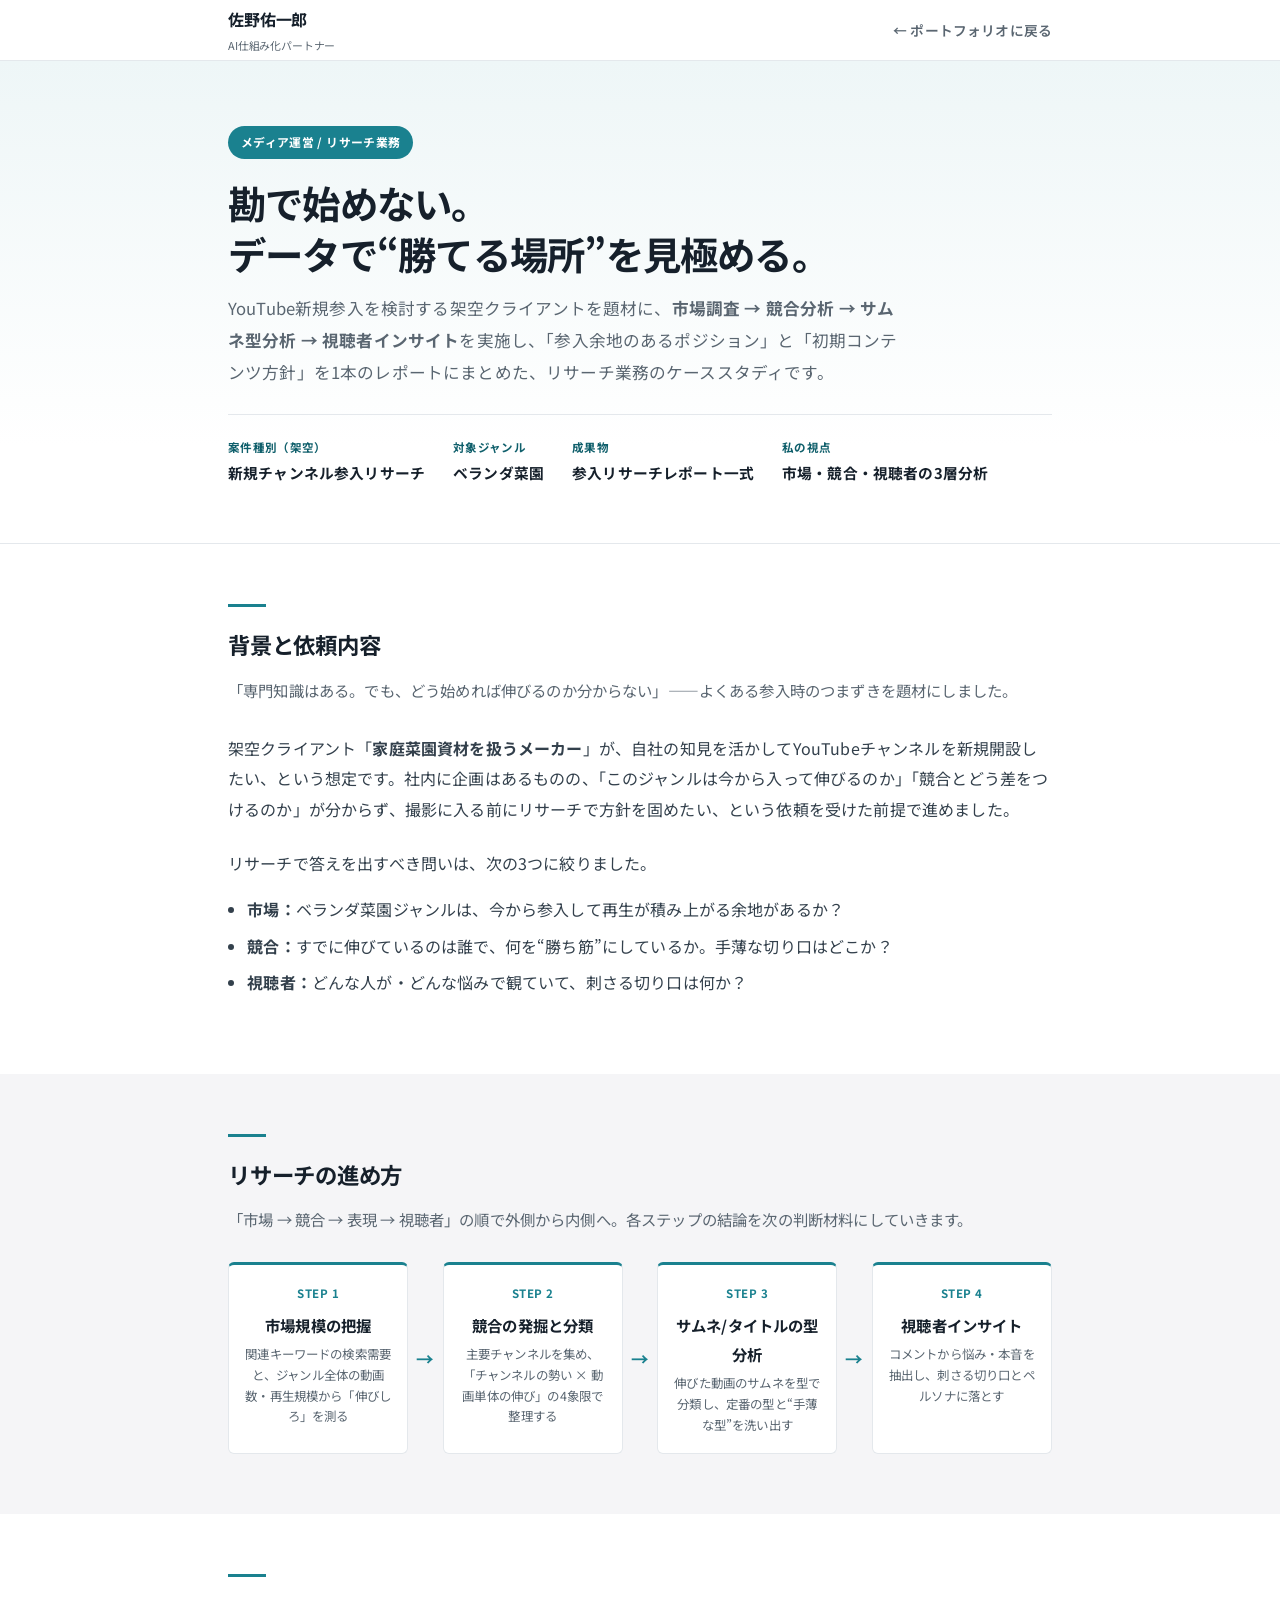
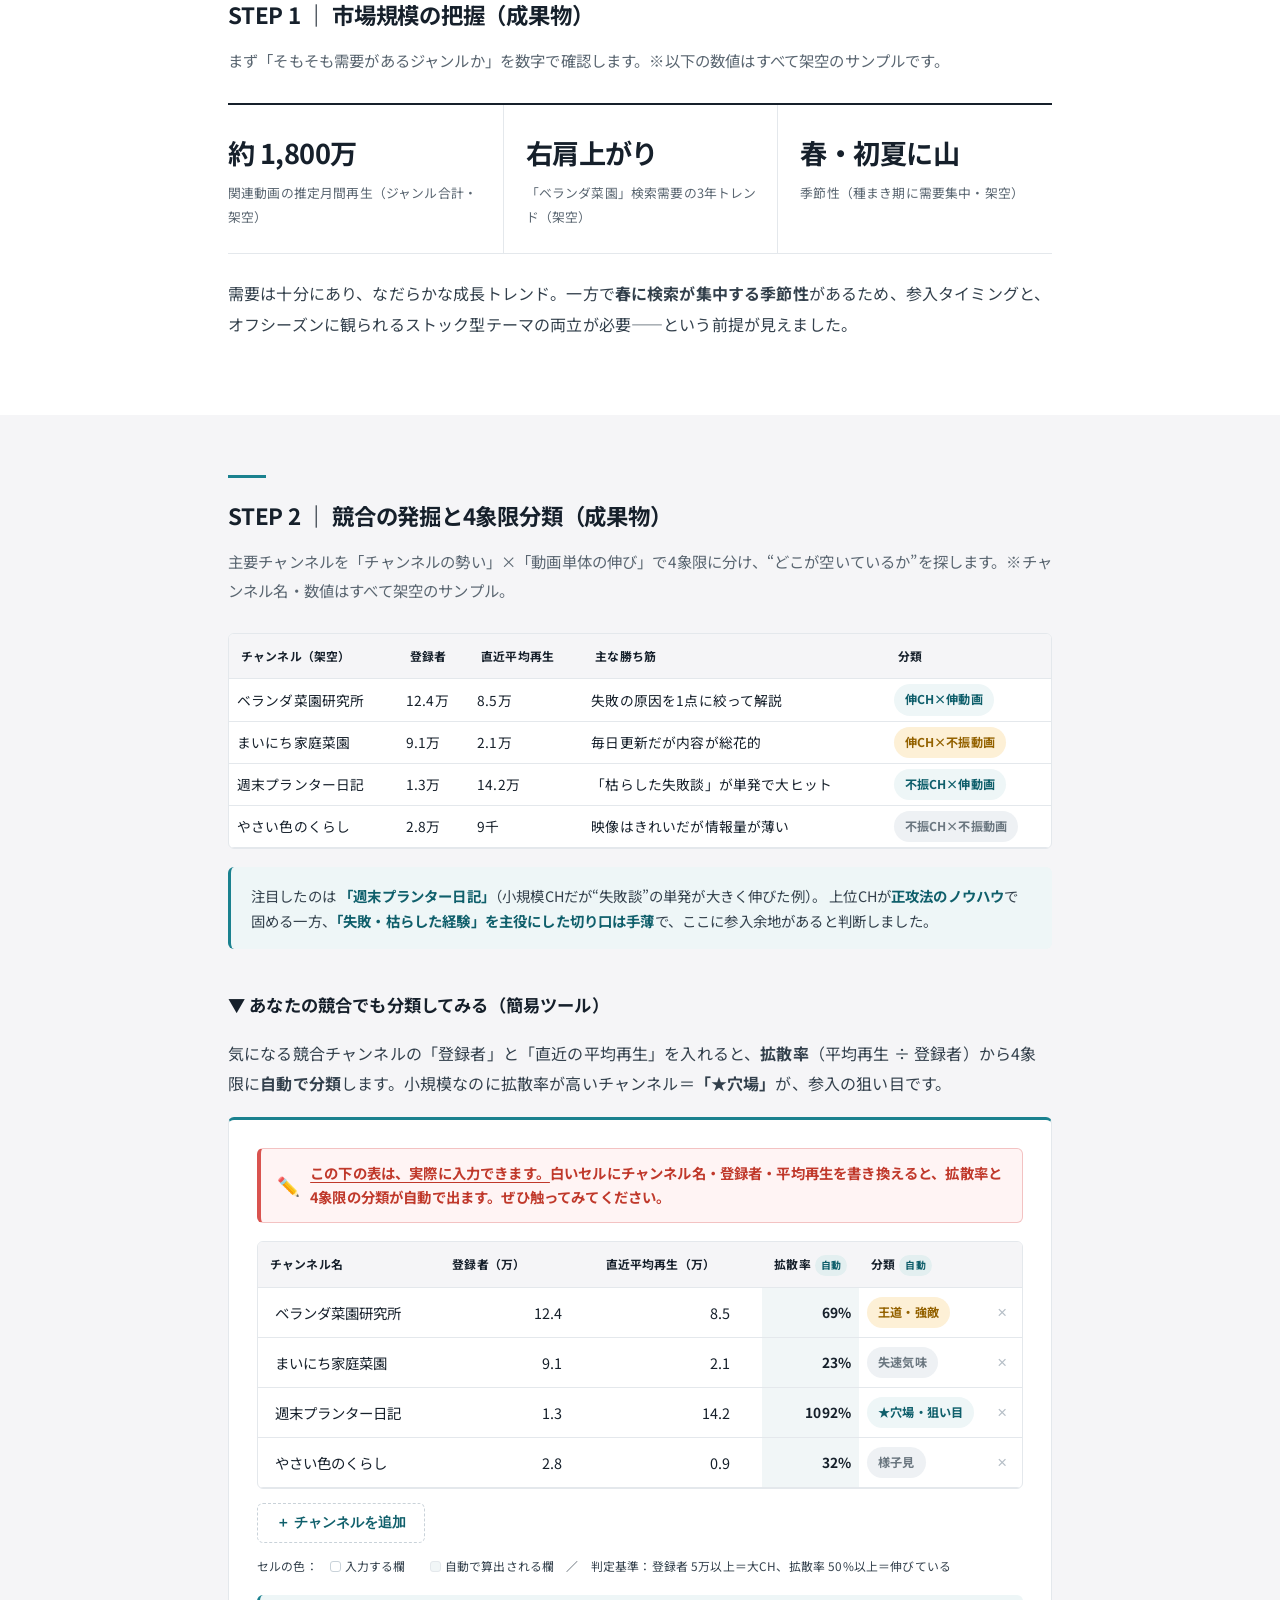
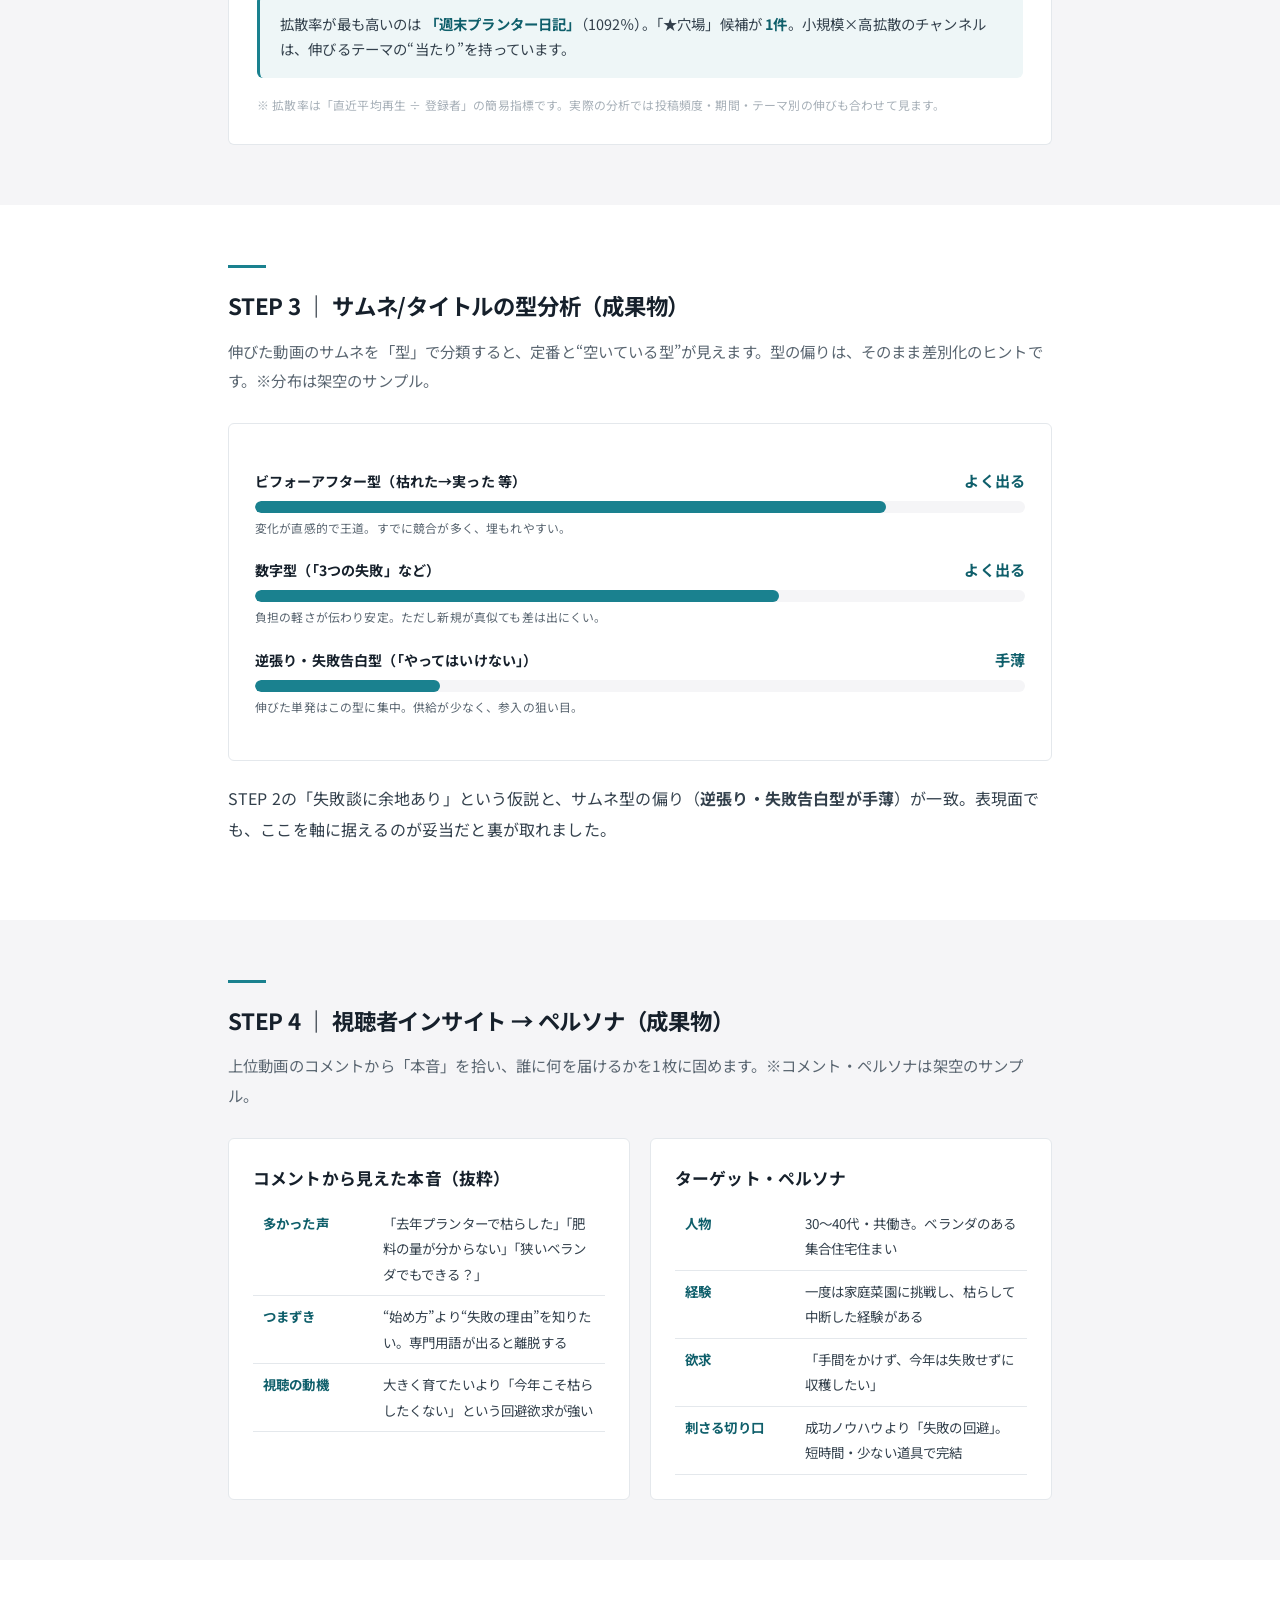
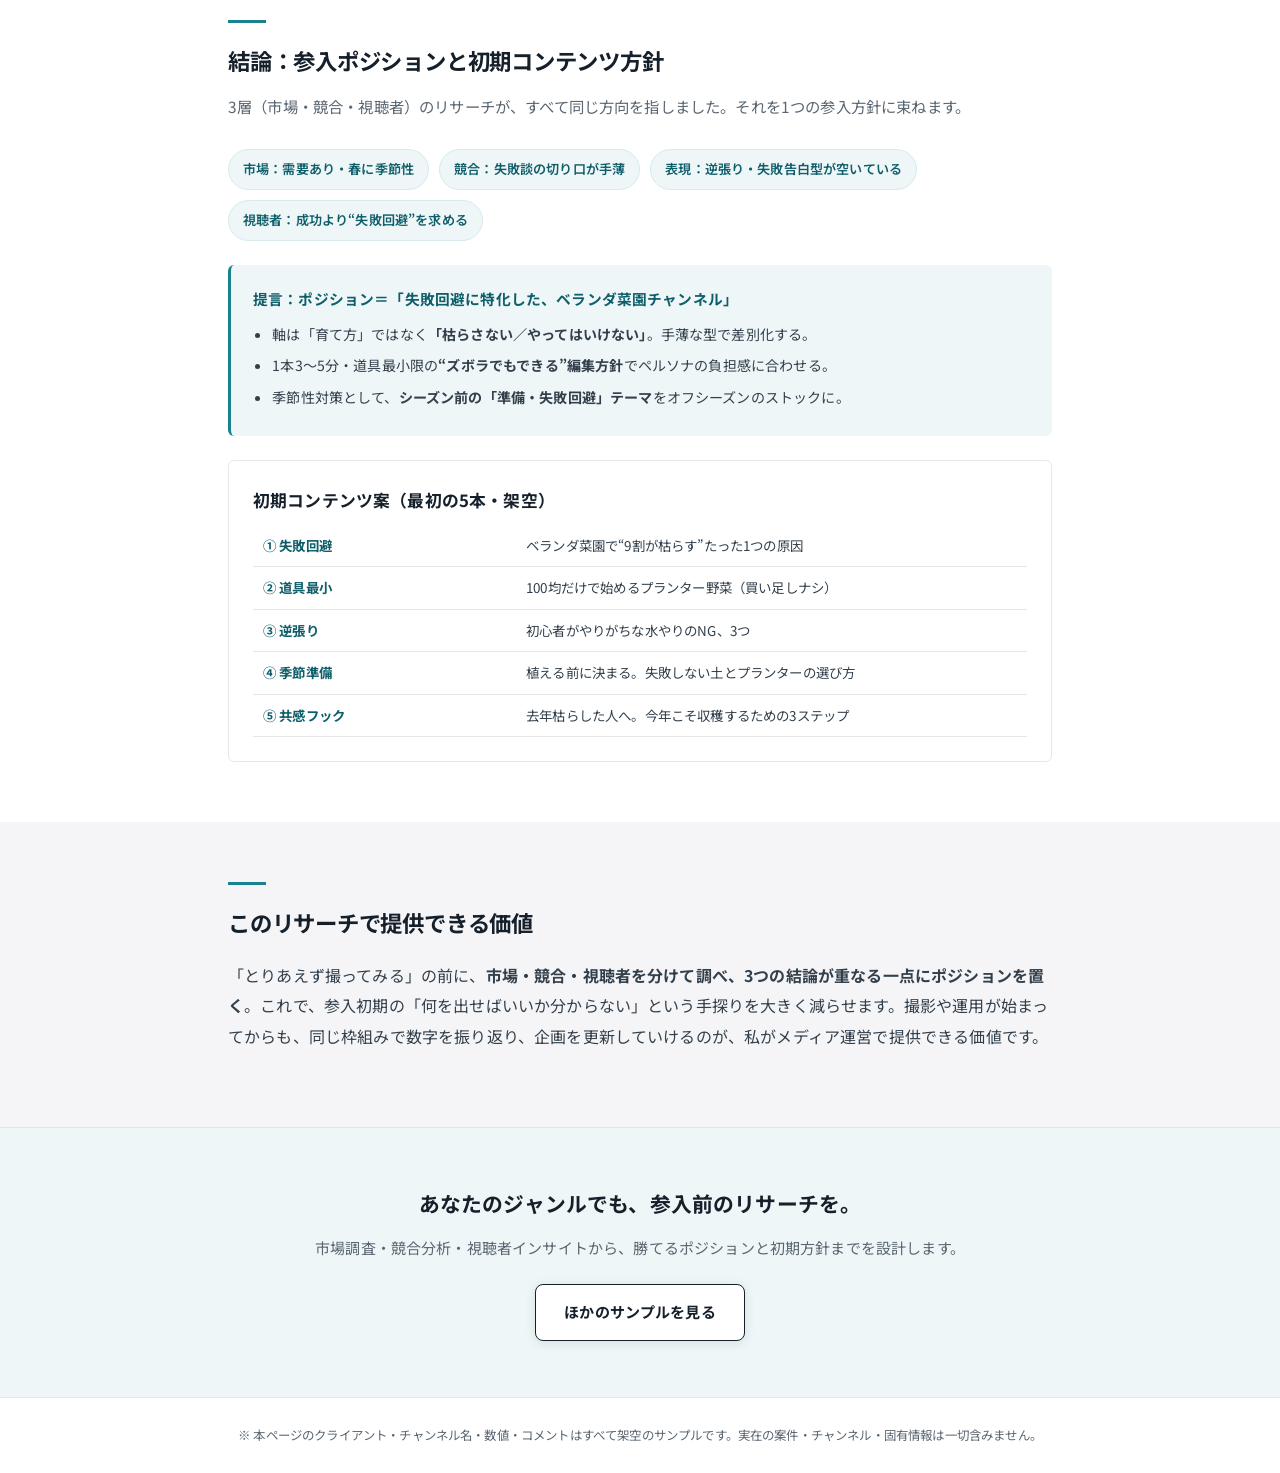
<file: samples/media-ops/index.html>
<!DOCTYPE html>
<html lang="ja">
<head>
<meta charset="UTF-8">
<meta name="viewport" content="width=device-width, initial-scale=1.0">
<title>新規チャンネル参入リサーチ｜メディア運営の実例 - 佐野佑一郎</title>
<meta name="description" content="架空クライアントのYouTube新規参入を題材に、市場調査・競合分析・サムネ型分析・視聴者インサイトから「勝てるポジション」と初期コンテンツ方針を導いた、リサーチ業務のケーススタディ。">
<link rel="preconnect" href="https://fonts.googleapis.com">
<link rel="preconnect" href="https://fonts.gstatic.com" crossorigin>
<link href="https://fonts.googleapis.com/css2?family=Noto+Sans+JP:wght@400;500;700&display=swap" rel="stylesheet">
<link rel="stylesheet" href="../../css/case.css">
</head>
<body>

<header class="site-header">
  <div class="wrap">
    <a class="brand" href="../../index.html">佐野佑一郎<small>AI仕組み化パートナー</small></a>
    <a class="back" href="../../index.html#works">← ポートフォリオに戻る</a>
  </div>
</header>

<!-- ヒーロー -->
<section class="case-hero">
  <div class="wrap">
    <span class="tag">メディア運営 / リサーチ業務</span>
    <h1>勘で始めない。<br>データで“勝てる場所”を見極める。</h1>
    <p class="summary">YouTube新規参入を検討する架空クライアントを題材に、<strong>市場調査 → 競合分析 → サムネ型分析 → 視聴者インサイト</strong>を実施し、「参入余地のあるポジション」と「初期コンテンツ方針」を1本のレポートにまとめた、リサーチ業務のケーススタディです。</p>
    <div class="meta">
      <div><div class="k">案件種別（架空）</div><div class="v">新規チャンネル参入リサーチ</div></div>
      <div><div class="k">対象ジャンル</div><div class="v">ベランダ菜園</div></div>
      <div><div class="k">成果物</div><div class="v">参入リサーチレポート一式</div></div>
      <div><div class="k">私の視点</div><div class="v">市場・競合・視聴者の3層分析</div></div>
    </div>
  </div>
</section>

<!-- 背景・依頼 -->
<section class="case-sec">
  <div class="wrap">
    <div class="bar"></div>
    <h2>背景と依頼内容</h2>
    <p class="lead">「専門知識はある。でも、どう始めれば伸びるのか分からない」——よくある参入時のつまずきを題材にしました。</p>
    <p>架空クライアント「<strong>家庭菜園資材を扱うメーカー</strong>」が、自社の知見を活かしてYouTubeチャンネルを新規開設したい、という想定です。社内に企画はあるものの、「このジャンルは今から入って伸びるのか」「競合とどう差をつけるのか」が分からず、撮影に入る前にリサーチで方針を固めたい、という依頼を受けた前提で進めました。</p>
    <p class="lead" style="margin-top:24px;">リサーチで答えを出すべき問いは、次の3つに絞りました。</p>
    <ul>
      <li><strong>市場：</strong>ベランダ菜園ジャンルは、今から参入して再生が積み上がる余地があるか？</li>
      <li><strong>競合：</strong>すでに伸びているのは誰で、何を“勝ち筋”にしているか。手薄な切り口はどこか？</li>
      <li><strong>視聴者：</strong>どんな人が・どんな悩みで観ていて、刺さる切り口は何か？</li>
    </ul>
  </div>
</section>

<!-- アプローチ -->
<section class="case-sec alt">
  <div class="wrap">
    <div class="bar"></div>
    <h2>リサーチの進め方</h2>
    <p class="lead">「市場 → 競合 → 表現 → 視聴者」の順で外側から内側へ。各ステップの結論を次の判断材料にしていきます。</p>
    <div class="flow">
      <div class="flow-step">
        <div class="n">STEP 1</div>
        <div class="t">市場規模の把握</div>
        <div class="d">関連キーワードの検索需要と、ジャンル全体の動画数・再生規模から「伸びしろ」を測る</div>
      </div>
      <div class="flow-arrow">→</div>
      <div class="flow-step">
        <div class="n">STEP 2</div>
        <div class="t">競合の発掘と分類</div>
        <div class="d">主要チャンネルを集め、「チャンネルの勢い × 動画単体の伸び」の4象限で整理する</div>
      </div>
      <div class="flow-arrow">→</div>
      <div class="flow-step">
        <div class="n">STEP 3</div>
        <div class="t">サムネ/タイトルの型分析</div>
        <div class="d">伸びた動画のサムネを型で分類し、定番の型と“手薄な型”を洗い出す</div>
      </div>
      <div class="flow-arrow">→</div>
      <div class="flow-step">
        <div class="n">STEP 4</div>
        <div class="t">視聴者インサイト</div>
        <div class="d">コメントから悩み・本音を抽出し、刺さる切り口とペルソナに落とす</div>
      </div>
    </div>
  </div>
</section>

<!-- 成果物1：市場 -->
<section class="case-sec">
  <div class="wrap">
    <div class="bar"></div>
    <h2>STEP 1 ｜ 市場規模の把握（成果物）</h2>
    <p class="lead">まず「そもそも需要があるジャンルか」を数字で確認します。※以下の数値はすべて架空のサンプルです。</p>
    <div class="stat-row">
      <div class="stat"><div class="v">約 1,800万</div><div class="k">関連動画の推定月間再生（ジャンル合計・架空）</div></div>
      <div class="stat"><div class="v">右肩上がり</div><div class="k">「ベランダ菜園」検索需要の3年トレンド（架空）</div></div>
      <div class="stat"><div class="v">春・初夏に山</div><div class="k">季節性（種まき期に需要集中・架空）</div></div>
    </div>
    <p style="margin-top:24px;">需要は十分にあり、なだらかな成長トレンド。一方で<strong>春に検索が集中する季節性</strong>があるため、参入タイミングと、オフシーズンに観られるストック型テーマの両立が必要——という前提が見えました。</p>
  </div>
</section>

<!-- 成果物2：競合4象限 -->
<section class="case-sec alt">
  <div class="wrap">
    <div class="bar"></div>
    <h2>STEP 2 ｜ 競合の発掘と4象限分類（成果物）</h2>
    <p class="lead">主要チャンネルを「チャンネルの勢い」×「動画単体の伸び」で4象限に分け、“どこが空いているか”を探します。※チャンネル名・数値はすべて架空のサンプル。</p>
    <div class="xsheet">
      <table>
        <thead>
          <tr>
            <th>チャンネル（架空）</th>
            <th>登録者</th>
            <th>直近平均再生</th>
            <th>主な勝ち筋</th>
            <th>分類</th>
          </tr>
        </thead>
        <tbody>
          <tr>
            <td>ベランダ菜園研究所</td>
            <td class="num">12.4万</td>
            <td class="num">8.5万</td>
            <td>失敗の原因を1点に絞って解説</td>
            <td><span class="verdict good">伸CH×伸動画</span></td>
          </tr>
          <tr>
            <td>まいにち家庭菜園</td>
            <td class="num">9.1万</td>
            <td class="num">2.1万</td>
            <td>毎日更新だが内容が総花的</td>
            <td><span class="verdict warn">伸CH×不振動画</span></td>
          </tr>
          <tr>
            <td>週末プランター日記</td>
            <td class="num">1.3万</td>
            <td class="num">14.2万</td>
            <td>「枯らした失敗談」が単発で大ヒット</td>
            <td><span class="verdict good">不振CH×伸動画</span></td>
          </tr>
          <tr>
            <td>やさい色のくらし</td>
            <td class="num">2.8万</td>
            <td class="num">9千</td>
            <td>映像はきれいだが情報量が薄い</td>
            <td><span class="verdict bad">不振CH×不振動画</span></td>
          </tr>
        </tbody>
      </table>
    </div>
    <div class="sheet-summary">
      注目したのは <b>「週末プランター日記」</b>（小規模CHだが“失敗談”の単発が大きく伸びた例）。
      上位CHが<b>正攻法のノウハウ</b>で固める一方、<b>「失敗・枯らした経験」を主役にした切り口は手薄</b>で、ここに参入余地があると判断しました。
    </div>

    <!-- 簡易ツール：4象限の自動分類 -->
    <h3 style="font-size:1.08rem; margin:40px 0 6px; font-weight:700;">▼ あなたの競合でも分類してみる（簡易ツール）</h3>
    <p class="lead" style="margin-bottom:18px;">気になる競合チャンネルの「登録者」と「直近の平均再生」を入れると、<strong>拡散率</strong>（平均再生 ÷ 登録者）から4象限に<strong>自動で分類</strong>します。小規模なのに拡散率が高いチャンネル＝<strong>「★穴場」</strong>が、参入の狙い目です。</p>
    <div class="roi">
      <div class="try-note"><span class="ico">✏️</span><span><span class="lead-em">この下の表は、実際に入力できます。</span>白いセルにチャンネル名・登録者・平均再生を書き換えると、拡散率と4象限の分類が自動で出ます。ぜひ触ってみてください。</span></div>
      <div class="xsheet">
        <table id="q-table">
          <thead>
            <tr>
              <th>チャンネル名</th>
              <th>登録者（万）</th>
              <th>直近平均再生（万）</th>
              <th>拡散率<span class="auto-tag">自動</span></th>
              <th>分類<span class="auto-tag">自動</span></th>
              <th></th>
            </tr>
          </thead>
          <tbody id="q-body"></tbody>
        </table>
      </div>
      <button type="button" class="addrow" id="q-add">＋ チャンネルを追加</button>
      <p class="legend">セルの色：<span class="sw in"></span>入力する欄　<span class="sw au"></span>自動で算出される欄　／　判定基準：登録者 5万以上＝大CH、拡散率 50%以上＝伸びている</p>
      <div class="sheet-summary" id="q-summary">—</div>
      <p class="note">※ 拡散率は「直近平均再生 ÷ 登録者」の簡易指標です。実際の分析では投稿頻度・期間・テーマ別の伸びも合わせて見ます。</p>
    </div>
  </div>
</section>

<!-- 成果物3：サムネ型分析 -->
<section class="case-sec">
  <div class="wrap">
    <div class="bar"></div>
    <h2>STEP 3 ｜ サムネ/タイトルの型分析（成果物）</h2>
    <p class="lead">伸びた動画のサムネを「型」で分類すると、定番と“空いている型”が見えます。型の偏りは、そのまま差別化のヒントです。※分布は架空のサンプル。</p>
    <div class="report">
      <div class="metric">
        <div class="top"><span class="name">ビフォーアフター型（枯れた→実った 等）</span><span class="v">よく出る</span></div>
        <div class="track"><div class="fill" style="width:82%;"></div></div>
        <div class="hint">変化が直感的で王道。すでに競合が多く、埋もれやすい。</div>
      </div>
      <div class="metric">
        <div class="top"><span class="name">数字型（「3つの失敗」など）</span><span class="v">よく出る</span></div>
        <div class="track"><div class="fill" style="width:68%;"></div></div>
        <div class="hint">負担の軽さが伝わり安定。ただし新規が真似ても差は出にくい。</div>
      </div>
      <div class="metric">
        <div class="top"><span class="name">逆張り・失敗告白型（「やってはいけない」）</span><span class="v">手薄</span></div>
        <div class="track"><div class="fill" style="width:24%;"></div></div>
        <div class="hint">伸びた単発はこの型に集中。供給が少なく、参入の狙い目。</div>
      </div>
    </div>
    <p style="margin-top:22px;">STEP 2の「失敗談に余地あり」という仮説と、サムネ型の偏り（<strong>逆張り・失敗告白型が手薄</strong>）が一致。表現面でも、ここを軸に据えるのが妥当だと裏が取れました。</p>
  </div>
</section>

<!-- 成果物4：視聴者インサイト／ペルソナ -->
<section class="case-sec alt">
  <div class="wrap">
    <div class="bar"></div>
    <h2>STEP 4 ｜ 視聴者インサイト → ペルソナ（成果物）</h2>
    <p class="lead">上位動画のコメントから「本音」を拾い、誰に何を届けるかを1枚に固めます。※コメント・ペルソナは架空のサンプル。</p>
    <div class="sheets">
      <div class="sheet">
        <h3>コメントから見えた本音（抜粋）</h3>
        <table>
          <tr><th>多かった声</th><td>「去年プランターで枯らした」「肥料の量が分からない」「狭いベランダでもできる？」</td></tr>
          <tr><th>つまずき</th><td>“始め方”より“失敗の理由”を知りたい。専門用語が出ると離脱する</td></tr>
          <tr><th>視聴の動機</th><td>大きく育てたいより「今年こそ枯らしたくない」という回避欲求が強い</td></tr>
        </table>
      </div>
      <div class="sheet">
        <h3>ターゲット・ペルソナ</h3>
        <table>
          <tr><th>人物</th><td>30〜40代・共働き。ベランダのある集合住宅住まい</td></tr>
          <tr><th>経験</th><td>一度は家庭菜園に挑戦し、枯らして中断した経験がある</td></tr>
          <tr><th>欲求</th><td>「手間をかけず、今年は失敗せずに収穫したい」</td></tr>
          <tr><th>刺さる切り口</th><td>成功ノウハウより「失敗の回避」。短時間・少ない道具で完結</td></tr>
        </table>
      </div>
    </div>
  </div>
</section>

<!-- 結論・提言 -->
<section class="case-sec">
  <div class="wrap">
    <div class="bar"></div>
    <h2>結論：参入ポジションと初期コンテンツ方針</h2>
    <p class="lead">3層（市場・競合・視聴者）のリサーチが、すべて同じ方向を指しました。それを1つの参入方針に束ねます。</p>
    <div class="chips" style="margin-bottom:24px;">
      <span class="chip">市場：需要あり・春に季節性</span>
      <span class="chip">競合：失敗談の切り口が手薄</span>
      <span class="chip">表現：逆張り・失敗告白型が空いている</span>
      <span class="chip">視聴者：成功より“失敗回避”を求める</span>
    </div>
    <div class="next">
      <h4>提言：ポジション＝「失敗回避に特化した、ベランダ菜園チャンネル」</h4>
      <ul>
        <li>軸は「育て方」ではなく<strong>「枯らさない／やってはいけない」</strong>。手薄な型で差別化する。</li>
        <li>1本3〜5分・道具最小限の<strong>“ズボラでもできる”編集方針</strong>でペルソナの負担感に合わせる。</li>
        <li>季節性対策として、<strong>シーズン前の「準備・失敗回避」テーマ</strong>をオフシーズンのストックに。</li>
      </ul>
    </div>
    <div class="sheet" style="margin-top:24px;">
      <h3>初期コンテンツ案（最初の5本・架空）</h3>
      <table>
        <tr><th>① 失敗回避</th><td>ベランダ菜園で“9割が枯らす”たった1つの原因</td></tr>
        <tr><th>② 道具最小</th><td>100均だけで始めるプランター野菜（買い足しナシ）</td></tr>
        <tr><th>③ 逆張り</th><td>初心者がやりがちな水やりのNG、3つ</td></tr>
        <tr><th>④ 季節準備</th><td>植える前に決まる。失敗しない土とプランターの選び方</td></tr>
        <tr><th>⑤ 共感フック</th><td>去年枯らした人へ。今年こそ収穫するための3ステップ</td></tr>
      </table>
    </div>
  </div>
</section>

<!-- まとめ -->
<section class="case-sec alt">
  <div class="wrap">
    <div class="bar"></div>
    <h2>このリサーチで提供できる価値</h2>
    <p>「とりあえず撮ってみる」の前に、<strong>市場・競合・視聴者を分けて調べ、3つの結論が重なる一点にポジションを置く</strong>。これで、参入初期の「何を出せばいいか分からない」という手探りを大きく減らせます。撮影や運用が始まってからも、同じ枠組みで数字を振り返り、企画を更新していけるのが、私がメディア運営で提供できる価値です。</p>
  </div>
</section>

<!-- CTA -->
<section class="case-foot">
  <div class="wrap">
    <h2>あなたのジャンルでも、参入前のリサーチを。</h2>
    <p>市場調査・競合分析・視聴者インサイトから、勝てるポジションと初期方針までを設計します。</p>
    <a class="btn" href="../../index.html#works">ほかのサンプルを見る</a>
  </div>
</section>

<div class="disclaimer">
  <div class="wrap">※ 本ページのクライアント・チャンネル名・数値・コメントはすべて架空のサンプルです。実在の案件・チャンネル・固有情報は一切含みません。</div>
</div>

<script>
(function(){
  const body = document.getElementById('q-body');
  const esc = s => String(s).replace(/[&<>"']/g, c => ({'&':'&amp;','<':'&lt;','>':'&gt;','"':'&quot;',"'":'&#39;'}[c]));
  const SUB_HI = 5;    // 登録者(万) これ以上で「大CH」
  const SPR_HI = 50;   // 拡散率(%) これ以上で「伸びている」
  const seed = [
    ['ベランダ菜園研究所', 12.4, 8.5],
    ['まいにち家庭菜園',   9.1, 2.1],
    ['週末プランター日記',  1.3, 14.2],
    ['やさい色のくらし',    2.8, 0.9],
  ];
  function verdict(sub, spr){
    const big = sub >= SUB_HI, hot = spr >= SPR_HI;
    if (!big && hot) return ['good', '★穴場・狙い目'];
    if (big && hot)  return ['warn', '王道・強敵'];
    if (big && !hot) return ['bad',  '失速気味'];
    return ['bad', '様子見'];
  }
  function rowHTML(name, sub, view){
    return '<tr>'+
      '<td><input class="name" type="text" value="'+esc(name)+'" placeholder="チャンネル名"></td>'+
      '<td class="num"><input class="sub" type="number" min="0" step="0.1" value="'+sub+'"></td>'+
      '<td class="num"><input class="view" type="number" min="0" step="0.1" value="'+view+'"></td>'+
      '<td class="auto cell-spr">—</td>'+
      '<td class="cell-verdict">—</td>'+
      '<td><button type="button" class="del" title="削除">×</button></td>'+
    '</tr>';
  }
  seed.forEach(s => body.insertAdjacentHTML('beforeend', rowHTML(s[0], s[1], s[2])));

  function recalc(){
    let niche = 0, best = null;
    body.querySelectorAll('tr').forEach(tr => {
      const sub  = +tr.querySelector('.sub').value||0;
      const view = +tr.querySelector('.view').value||0;
      const spr  = sub > 0 ? view / sub * 100 : 0;
      tr.querySelector('.cell-spr').textContent = sub > 0 ? Math.round(spr) + '%' : '—';
      const [cls, label] = verdict(sub, spr);
      tr.querySelector('.cell-verdict').innerHTML = '<span class="verdict '+cls+'">'+label+'</span>';
      if (sub > 0 && sub < SUB_HI && spr >= SPR_HI) niche++;
      if (sub > 0 && (!best || spr > best.spr)) best = { spr, name: tr.querySelector('.name').value };
    });
    const sum = document.getElementById('q-summary');
    if (best) {
      sum.innerHTML = '拡散率が最も高いのは <b>「' + esc(best.name || '(無名)') + '」</b>（' + Math.round(best.spr) + '％）。' +
        (niche > 0 ? '「★穴場」候補が <b>' + niche + '件</b>。小規模×高拡散のチャンネルは、伸びるテーマの“当たり”を持っています。'
                   : '今のところ「★穴場」該当はなし。登録者の少ないチャンネルで拡散率の高い例を探すと、参入の糸口が見つかります。');
    } else {
      sum.textContent = '数値を入力すると、拡散率と4象限の分類が自動で出ます。';
    }
  }
  document.getElementById('q-table').addEventListener('input', recalc);
  document.getElementById('q-add').addEventListener('click', () => { body.insertAdjacentHTML('beforeend', rowHTML('', 0, 0)); recalc(); });
  body.addEventListener('click', e => { if (e.target.classList.contains('del')){ e.target.closest('tr').remove(); recalc(); } });
  recalc();
})();
</script>

</body>
</html>
</file>
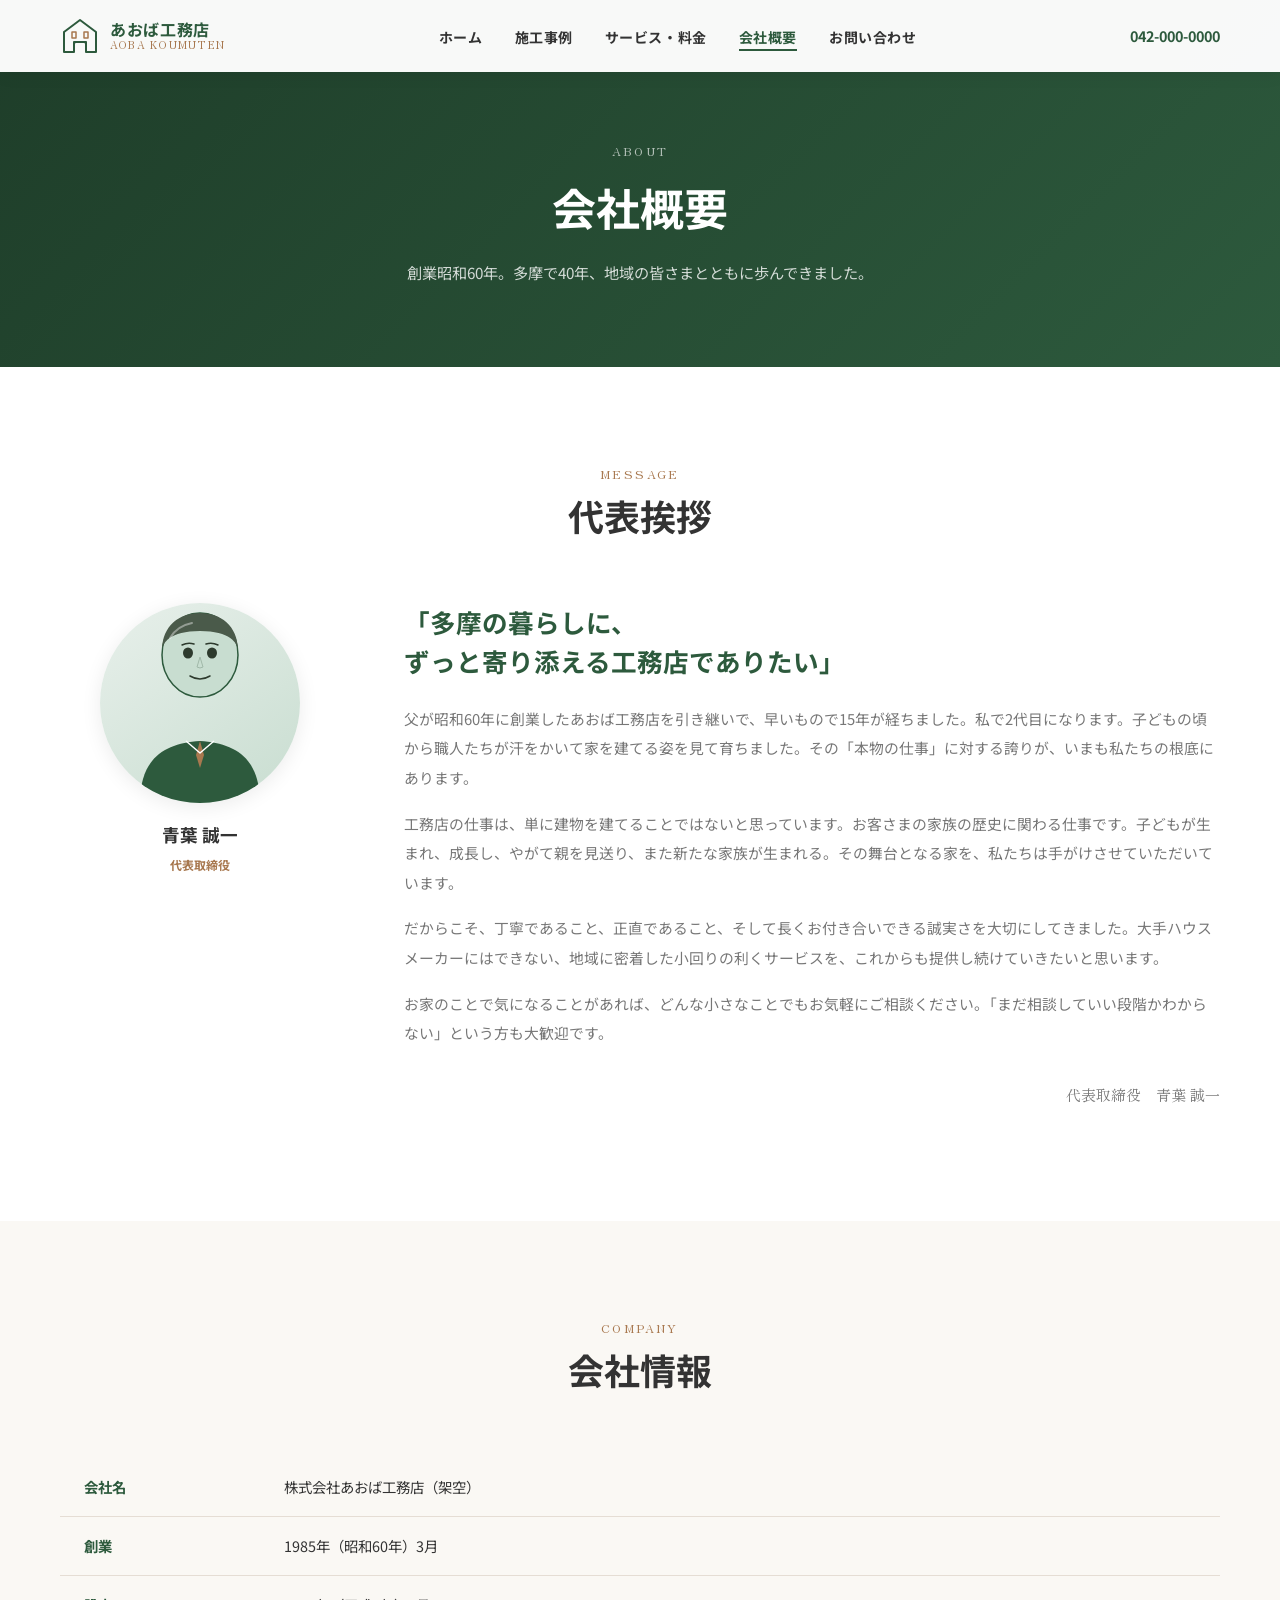
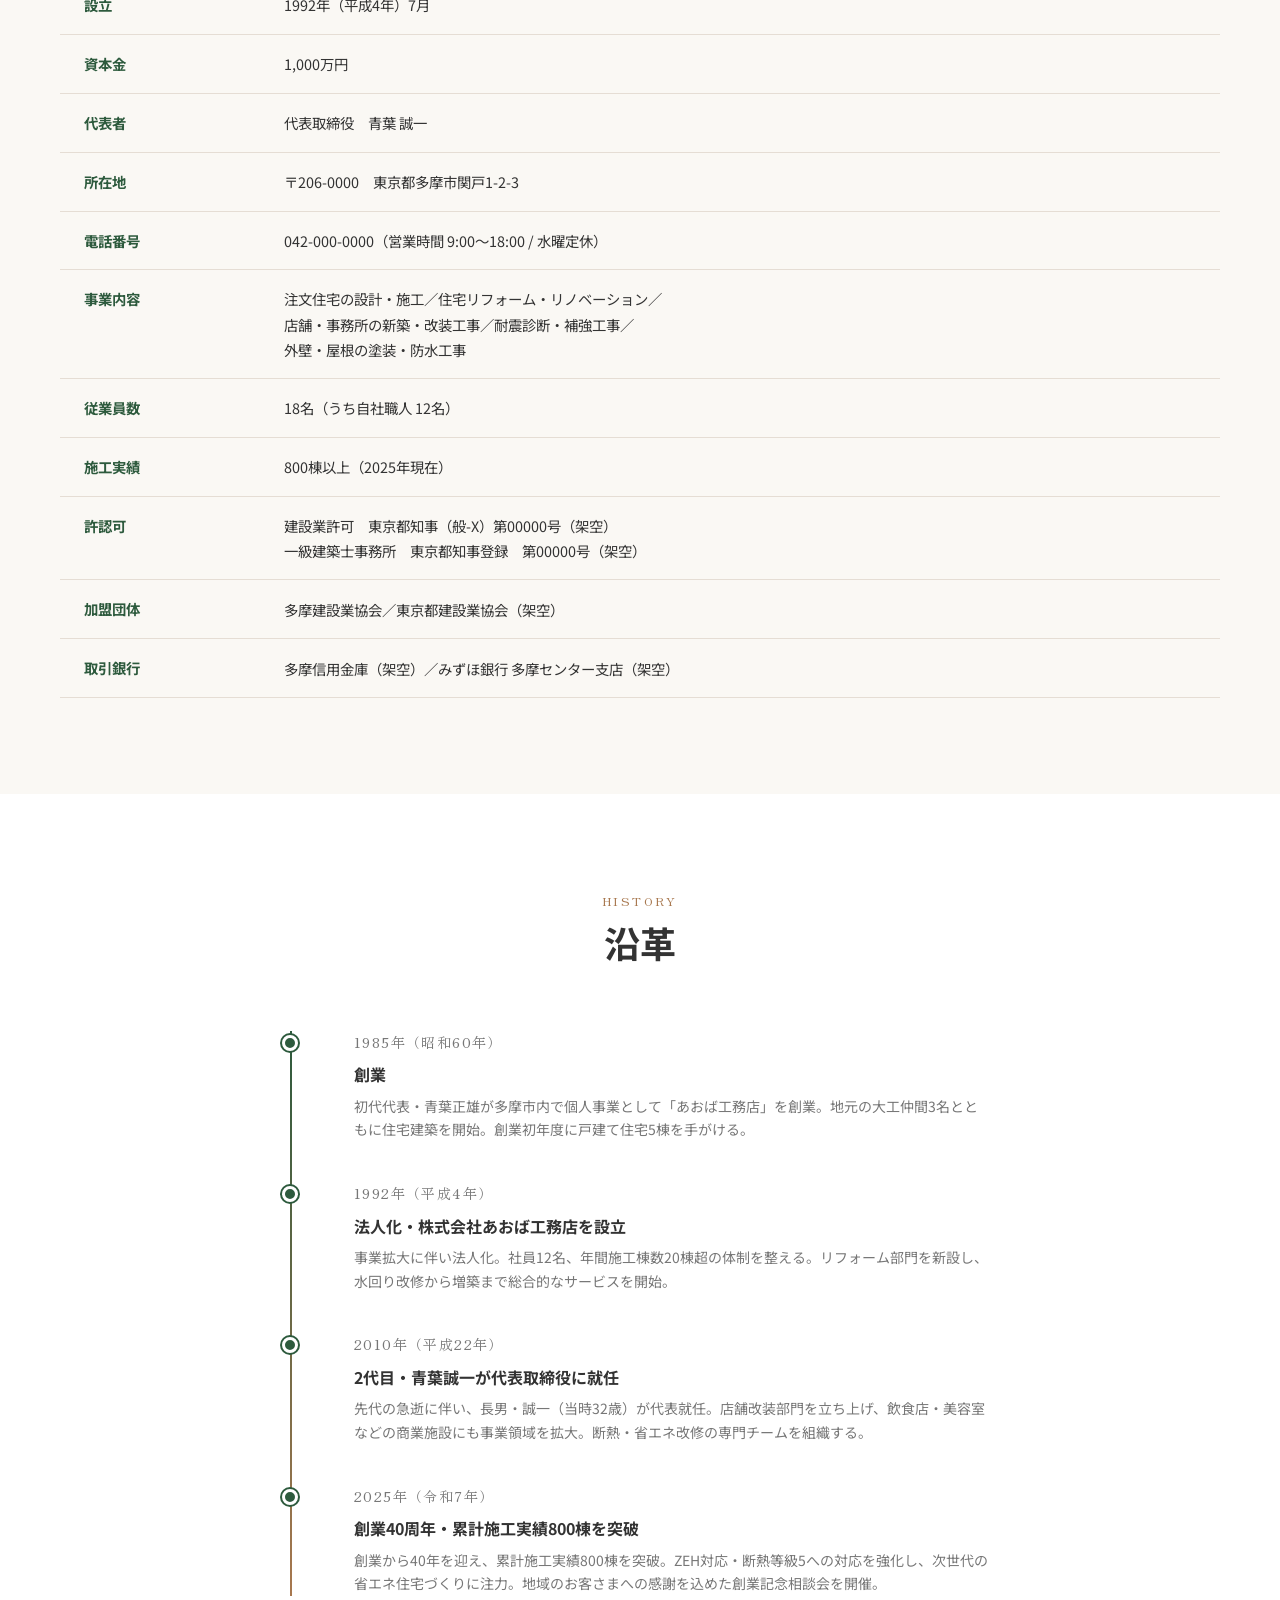
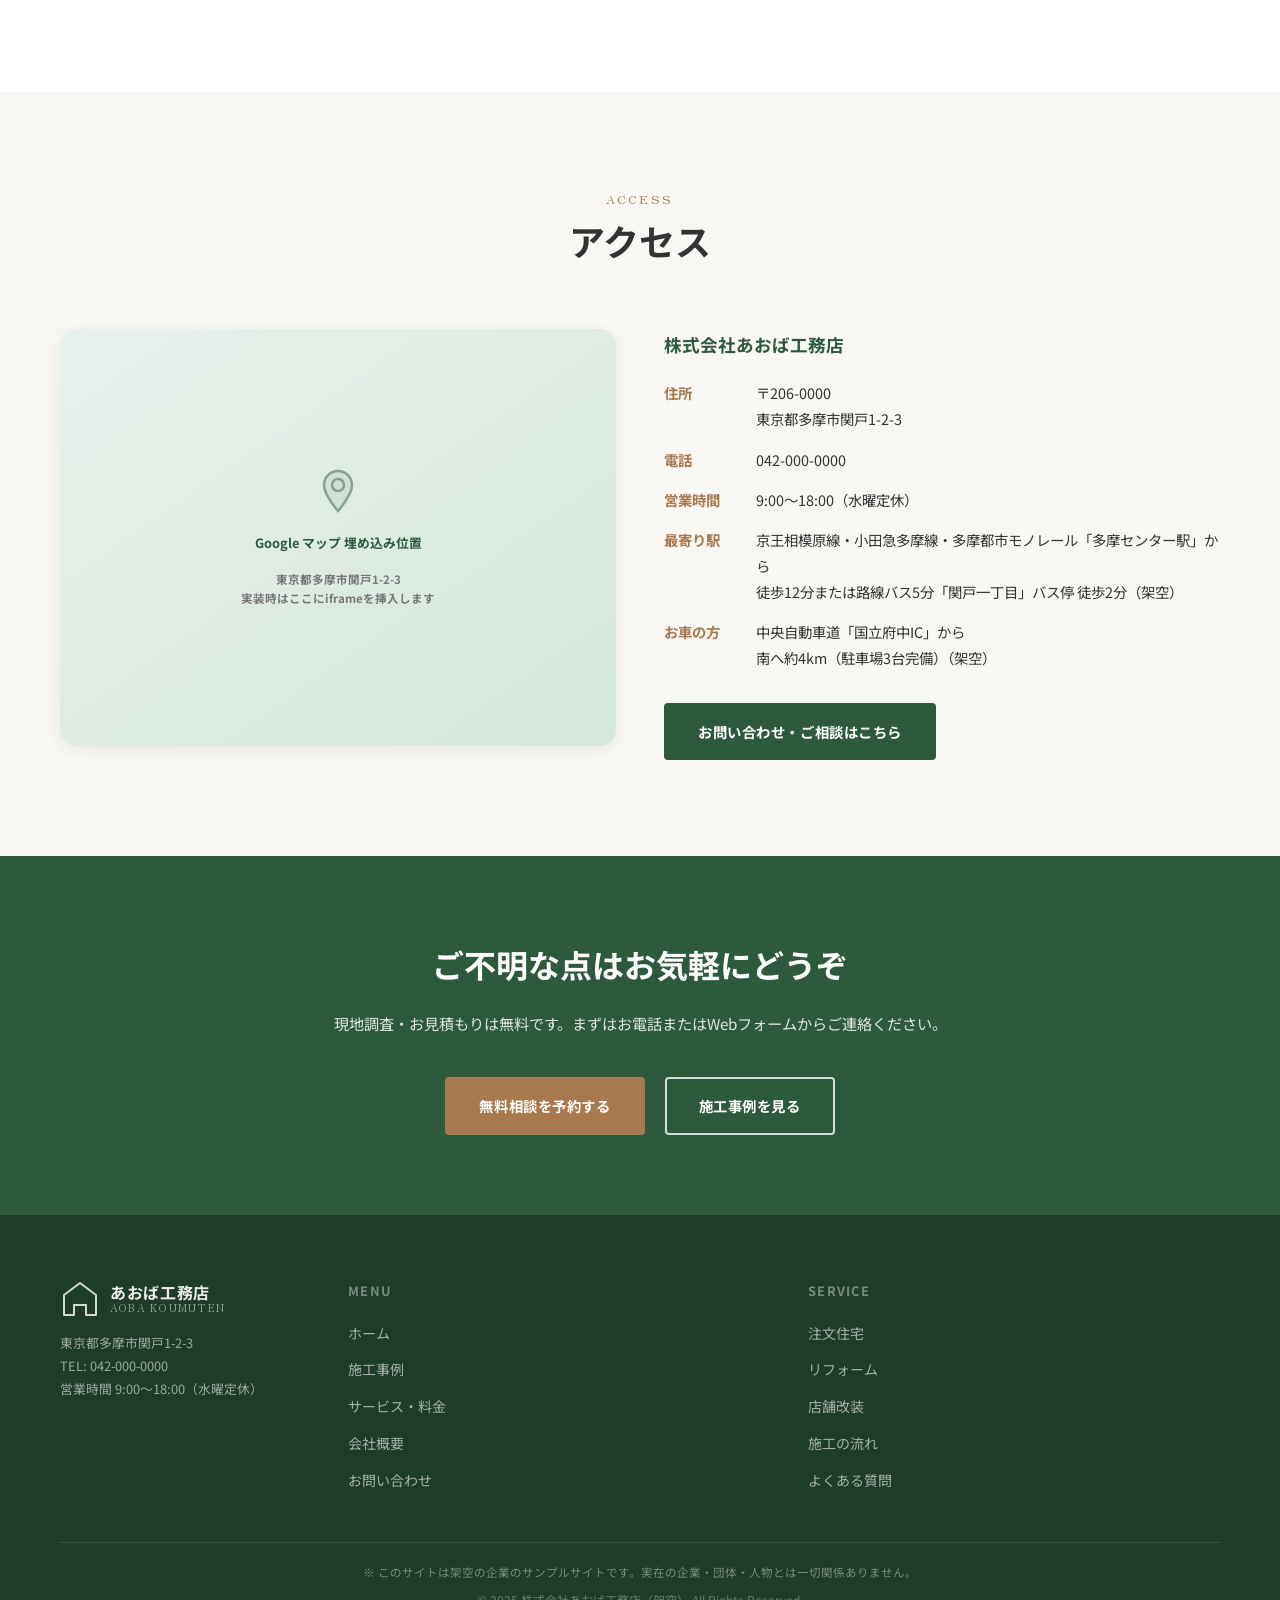
<file: samples/aoba-koumuten/about.html>
<!DOCTYPE html>
<html lang="ja">
<head>
  <meta charset="UTF-8">
  <meta name="viewport" content="width=device-width, initial-scale=1.0">
  <title>会社概要 | 株式会社あおば工務店</title>
  <meta name="description" content="株式会社あおば工務店の会社概要。創業1985年、多摩で40年の歴史を持つ地域密着工務店。代表挨拶・会社情報・沿革・アクセスをご確認いただけます。">
  <link rel="stylesheet" href="css/style.css">
  <link rel="preconnect" href="https://fonts.googleapis.com">
  <link rel="preconnect" href="https://fonts.gstatic.com" crossorigin>
  <link href="https://fonts.googleapis.com/css2?family=Noto+Sans+JP:wght@400;700&family=Zen+Old+Mincho:wght@400;700&display=swap" rel="stylesheet">
</head>
<body>

<!-- ===================== HEADER ===================== -->
<header id="site-header">
  <div class="header-inner">
    <a href="index.html" class="site-logo">
      <svg class="logo-icon" viewBox="0 0 40 40" fill="none" xmlns="http://www.w3.org/2000/svg" aria-hidden="true">
        <path class="icon-stroke" d="M20 4L36 16V36H26V26H14V36H4V16L20 4Z" stroke="#2d5a3d" stroke-width="2" stroke-linejoin="round"/>
        <path class="icon-stroke" d="M14 36V28C14 26.895 14.895 26 16 26H24C25.105 26 26 26.895 26 28V36" stroke="#2d5a3d" stroke-width="2" stroke-linejoin="round"/>
        <path class="icon-stroke" d="M12 16H16V22H12V16Z" stroke="#a8784f" stroke-width="1.5" stroke-linejoin="round"/>
        <path class="icon-stroke" d="M24 16H28V22H24V16Z" stroke="#a8784f" stroke-width="1.5" stroke-linejoin="round"/>
      </svg>
      <span class="logo-text">
        <span class="name">あおば工務店</span>
        <span class="sub">AOBA KOUMUTEN</span>
      </span>
    </a>

    <nav class="global-nav" aria-label="グローバルナビゲーション">
      <ul>
        <li><a href="index.html">ホーム</a></li>
        <li><a href="works.html">施工事例</a></li>
        <li><a href="services.html">サービス・料金</a></li>
        <li><a href="about.html" aria-current="page">会社概要</a></li>
        <li><a href="contact.html">お問い合わせ</a></li>
      </ul>
    </nav>

    <div class="header-cta">
      <span class="header-tel">042-000-0000</span>
    </div>

    <button class="hamburger" aria-label="メニューを開く" aria-expanded="false">
      <span></span><span></span><span></span>
    </button>
  </div>
</header>

<nav class="mobile-nav" aria-label="モバイルナビゲーション">
  <ul>
    <li><a href="index.html">ホーム</a></li>
    <li><a href="works.html">施工事例</a></li>
    <li><a href="services.html">サービス・料金</a></li>
    <li><a href="about.html" aria-current="page">会社概要</a></li>
    <li><a href="contact.html">お問い合わせ</a></li>
  </ul>
  <p class="mobile-nav-tel">☎ 042-000-0000</p>
</nav>

<main>

<!-- ===================== PAGE HERO ===================== -->
<div class="page-hero">
  <div class="container">
    <span class="label-en">ABOUT</span>
    <h1>会社概要</h1>
    <p>創業昭和60年。多摩で40年、地域の皆さまとともに歩んできました。</p>
  </div>
</div>

<!-- ===================== 代表挨拶 ===================== -->
<section>
  <div class="container">
    <div class="section-header reveal">
      <span class="label-en">MESSAGE</span>
      <h2 class="section-title">代表挨拶</h2>
    </div>

    <div class="about-greeting reveal">
      <!-- 代表シルエット -->
      <div class="rep-portrait">
        <div class="rep-svg-wrap">
          <svg viewBox="0 0 200 220" fill="none" xmlns="http://www.w3.org/2000/svg" style="width:200px;height:220px;" aria-label="代表取締役 青葉誠一のシルエット">
            <!-- 顔 -->
            <ellipse cx="100" cy="72" rx="38" ry="42" fill="#c8ddd0" stroke="#2d5a3d" stroke-width="1.5"/>
            <!-- 髪 -->
            <path d="M62 68 C62 42 80 30 100 30 C120 30 138 42 138 68 C138 60 130 48 100 48 C70 48 62 60 62 68Z" fill="#4a5a4a"/>
            <!-- 白髪ライン（落ち着いた中年） -->
            <path d="M70 55 C74 48 82 42 92 40" stroke="rgba(255,255,255,.4)" stroke-width="2" stroke-linecap="round"/>
            <!-- 目 -->
            <ellipse cx="88" cy="70" rx="5" ry="5.5" fill="#2d3a2d"/>
            <ellipse cx="112" cy="70" rx="5" ry="5.5" fill="#2d3a2d"/>
            <!-- 眉 -->
            <path d="M82 62 Q88 59 94 61" stroke="#2d3a2d" stroke-width="1.5" stroke-linecap="round" fill="none"/>
            <path d="M106 61 Q112 59 118 62" stroke="#2d3a2d" stroke-width="1.5" stroke-linecap="round" fill="none"/>
            <!-- 鼻 -->
            <path d="M100 74 L97 84 Q100 86 103 84 L100 74Z" fill="none" stroke="#a0b8a8" stroke-width="1" stroke-linejoin="round"/>
            <!-- 口 -->
            <path d="M90 93 Q100 99 110 93" stroke="#2d3a2d" stroke-width="1.5" stroke-linecap="round" fill="none"/>
            <!-- 体 （スーツ） -->
            <path d="M40 220 C40 175 65 160 100 158 C135 160 160 175 160 220Z" fill="#2d5a3d"/>
            <!-- ネクタイ -->
            <path d="M100 158 L96 172 L100 185 L104 172 Z" fill="#a8784f"/>
            <!-- シャツ襟 -->
            <path d="M86 158 L100 170 L114 158" stroke="white" stroke-width="1.5" fill="none" stroke-linejoin="round"/>
          </svg>
        </div>
        <p class="rep-name">
          青葉 誠一
          <span>代表取締役</span>
        </p>
      </div>

      <!-- 挨拶文 -->
      <div class="greeting-body">
        <h2>「多摩の暮らしに、<br>ずっと寄り添える工務店でありたい」</h2>
        <p>父が昭和60年に創業したあおば工務店を引き継いで、早いもので15年が経ちました。私で2代目になります。子どもの頃から職人たちが汗をかいて家を建てる姿を見て育ちました。その「本物の仕事」に対する誇りが、いまも私たちの根底にあります。</p>
        <p>工務店の仕事は、単に建物を建てることではないと思っています。お客さまの家族の歴史に関わる仕事です。子どもが生まれ、成長し、やがて親を見送り、また新たな家族が生まれる。その舞台となる家を、私たちは手がけさせていただいています。</p>
        <p>だからこそ、丁寧であること、正直であること、そして長くお付き合いできる誠実さを大切にしてきました。大手ハウスメーカーにはできない、地域に密着した小回りの利くサービスを、これからも提供し続けていきたいと思います。</p>
        <p>お家のことで気になることがあれば、どんな小さなことでもお気軽にご相談ください。「まだ相談していい段階かわからない」という方も大歓迎です。</p>
        <p class="greeting-sig">代表取締役　青葉 誠一</p>
      </div>
    </div>
  </div>
</section>

<!-- ===================== 会社概要テーブル ===================== -->
<section class="section-bg-off">
  <div class="container">
    <div class="section-header reveal">
      <span class="label-en">COMPANY</span>
      <h2 class="section-title">会社情報</h2>
    </div>

    <div class="reveal" style="overflow-x:auto;">
      <table class="company-table">
        <tbody>
          <tr>
            <th scope="row">会社名</th>
            <td>株式会社あおば工務店（架空）</td>
          </tr>
          <tr>
            <th scope="row">創業</th>
            <td>1985年（昭和60年）3月</td>
          </tr>
          <tr>
            <th scope="row">設立</th>
            <td>1992年（平成4年）7月</td>
          </tr>
          <tr>
            <th scope="row">資本金</th>
            <td>1,000万円</td>
          </tr>
          <tr>
            <th scope="row">代表者</th>
            <td>代表取締役　青葉 誠一</td>
          </tr>
          <tr>
            <th scope="row">所在地</th>
            <td>〒206-0000　東京都多摩市関戸1-2-3</td>
          </tr>
          <tr>
            <th scope="row">電話番号</th>
            <td>042-000-0000（営業時間 9:00〜18:00 / 水曜定休）</td>
          </tr>
          <tr>
            <th scope="row">事業内容</th>
            <td>
              注文住宅の設計・施工／住宅リフォーム・リノベーション／<br>
              店舗・事務所の新築・改装工事／耐震診断・補強工事／<br>
              外壁・屋根の塗装・防水工事
            </td>
          </tr>
          <tr>
            <th scope="row">従業員数</th>
            <td>18名（うち自社職人 12名）</td>
          </tr>
          <tr>
            <th scope="row">施工実績</th>
            <td>800棟以上（2025年現在）</td>
          </tr>
          <tr>
            <th scope="row">許認可</th>
            <td>建設業許可　東京都知事（般-X）第00000号（架空）<br>一級建築士事務所　東京都知事登録　第00000号（架空）</td>
          </tr>
          <tr>
            <th scope="row">加盟団体</th>
            <td>多摩建設業協会／東京都建設業協会（架空）</td>
          </tr>
          <tr>
            <th scope="row">取引銀行</th>
            <td>多摩信用金庫（架空）／みずほ銀行 多摩センター支店（架空）</td>
          </tr>
        </tbody>
      </table>
    </div>
  </div>
</section>

<!-- ===================== 沿革 ===================== -->
<section>
  <div class="container">
    <div class="section-header reveal">
      <span class="label-en">HISTORY</span>
      <h2 class="section-title">沿革</h2>
    </div>

    <div class="timeline reveal" style="max-width:700px;margin:0 auto;">

      <div class="timeline-item">
        <div class="timeline-dot"></div>
        <p class="timeline-year">1985年（昭和60年）</p>
        <h4>創業</h4>
        <p>初代代表・青葉正雄が多摩市内で個人事業として「あおば工務店」を創業。地元の大工仲間3名とともに住宅建築を開始。創業初年度に戸建て住宅5棟を手がける。</p>
      </div>

      <div class="timeline-item">
        <div class="timeline-dot"></div>
        <p class="timeline-year">1992年（平成4年）</p>
        <h4>法人化・株式会社あおば工務店を設立</h4>
        <p>事業拡大に伴い法人化。社員12名、年間施工棟数20棟超の体制を整える。リフォーム部門を新設し、水回り改修から増築まで総合的なサービスを開始。</p>
      </div>

      <div class="timeline-item">
        <div class="timeline-dot"></div>
        <p class="timeline-year">2010年（平成22年）</p>
        <h4>2代目・青葉誠一が代表取締役に就任</h4>
        <p>先代の急逝に伴い、長男・誠一（当時32歳）が代表就任。店舗改装部門を立ち上げ、飲食店・美容室などの商業施設にも事業領域を拡大。断熱・省エネ改修の専門チームを組織する。</p>
      </div>

      <div class="timeline-item">
        <div class="timeline-dot"></div>
        <p class="timeline-year">2025年（令和7年）</p>
        <h4>創業40周年・累計施工実績800棟を突破</h4>
        <p>創業から40年を迎え、累計施工実績800棟を突破。ZEH対応・断熱等級5への対応を強化し、次世代の省エネ住宅づくりに注力。地域のお客さまへの感謝を込めた創業記念相談会を開催。</p>
      </div>

    </div>
  </div>
</section>

<!-- ===================== アクセス ===================== -->
<section class="section-bg-off">
  <div class="container">
    <div class="section-header reveal">
      <span class="label-en">ACCESS</span>
      <h2 class="section-title">アクセス</h2>
    </div>

    <div class="access-grid reveal">
      <!-- 地図プレースホルダー -->
      <div class="map-placeholder">
        <svg class="map-pin-svg" width="48" height="48" viewBox="0 0 48 48" fill="none" xmlns="http://www.w3.org/2000/svg" aria-hidden="true">
          <path d="M24 4C16.268 4 10 10.268 10 18C10 28 24 44 24 44C24 44 38 28 38 18C38 10.268 31.732 4 24 4Z" stroke="#2d5a3d" stroke-width="2.5" fill="rgba(45,90,61,.15)"/>
          <circle cx="24" cy="18" r="6" stroke="#2d5a3d" stroke-width="2.5" fill="none"/>
        </svg>
        <p style="font-size:.8rem;color:var(--color-green);font-weight:700;">Google マップ 埋め込み位置</p>
        <p style="font-size:.72rem;color:var(--color-text-muted);text-align:center;line-height:1.6;">東京都多摩市関戸1-2-3<br>実装時はここにiframeを挿入します</p>
      </div>

      <!-- アクセス情報 -->
      <div class="access-info">
        <h3>株式会社あおば工務店</h3>
        <dl>
          <div class="access-item">
            <dt>住所</dt>
            <dd>〒206-0000<br>東京都多摩市関戸1-2-3</dd>
          </div>
          <div class="access-item">
            <dt>電話</dt>
            <dd>042-000-0000</dd>
          </div>
          <div class="access-item">
            <dt>営業時間</dt>
            <dd>9:00〜18:00（水曜定休）</dd>
          </div>
          <div class="access-item">
            <dt>最寄り駅</dt>
            <dd>京王相模原線・小田急多摩線・多摩都市モノレール「多摩センター駅」から<br>徒歩12分または路線バス5分「関戸一丁目」バス停 徒歩2分（架空）</dd>
          </div>
          <div class="access-item">
            <dt>お車の方</dt>
            <dd>中央自動車道「国立府中IC」から<br>南へ約4km（駐車場3台完備）（架空）</dd>
          </div>
        </dl>
        <div style="margin-top:2rem;">
          <a href="contact.html" class="btn btn-primary">お問い合わせ・ご相談はこちら</a>
        </div>
      </div>
    </div>
  </div>
</section>

<!-- ===================== CTA BAND ===================== -->
<section class="cta-band">
  <div class="container">
    <h2>ご不明な点はお気軽にどうぞ</h2>
    <p>現地調査・お見積もりは無料です。まずはお電話またはWebフォームからご連絡ください。</p>
    <div class="cta-buttons">
      <a href="contact.html" class="btn btn-brown">無料相談を予約する</a>
      <a href="works.html" class="btn btn-outline">施工事例を見る</a>
    </div>
  </div>
</section>

</main>

<!-- ===================== FOOTER ===================== -->
<footer class="site-footer">
  <div class="container">
    <div class="footer-inner">
      <div class="footer-brand">
        <a href="index.html" class="site-logo" style="margin-bottom:.75rem;">
          <svg class="logo-icon" viewBox="0 0 40 40" fill="none" xmlns="http://www.w3.org/2000/svg" aria-hidden="true">
            <path class="icon-stroke" d="M20 4L36 16V36H26V26H14V36H4V16L20 4Z" stroke="rgba(255,255,255,0.8)" stroke-width="2" stroke-linejoin="round"/>
          </svg>
          <span class="logo-text">
            <span class="name" style="color:rgba(255,255,255,.9)">あおば工務店</span>
            <span class="sub" style="color:rgba(255,255,255,.5)">AOBA KOUMUTEN</span>
          </span>
        </a>
        <p>東京都多摩市関戸1-2-3<br>TEL: 042-000-0000<br>営業時間 9:00〜18:00（水曜定休）</p>
      </div>

      <nav class="footer-nav" aria-label="フッターナビゲーション">
        <h4>MENU</h4>
        <ul>
          <li><a href="index.html">ホーム</a></li>
          <li><a href="works.html">施工事例</a></li>
          <li><a href="services.html">サービス・料金</a></li>
          <li><a href="about.html">会社概要</a></li>
          <li><a href="contact.html">お問い合わせ</a></li>
        </ul>
      </nav>

      <nav class="footer-nav" aria-label="サービスナビゲーション">
        <h4>SERVICE</h4>
        <ul>
          <li><a href="services.html#jyutaku">注文住宅</a></li>
          <li><a href="services.html#reform">リフォーム</a></li>
          <li><a href="services.html#tenpo">店舗改装</a></li>
          <li><a href="services.html#flow">施工の流れ</a></li>
          <li><a href="services.html#faq">よくある質問</a></li>
        </ul>
      </nav>
    </div>

    <div class="footer-bottom">
      <p class="footer-disclaimer">※ このサイトは架空の企業のサンプルサイトです。実在の企業・団体・人物とは一切関係ありません。</p>
      <p class="footer-copy">&copy; 2025 株式会社あおば工務店（架空） All Rights Reserved.</p>
    </div>
  </div>
</footer>

<script src="js/main.js"></script>
</body>
</html>
</file>
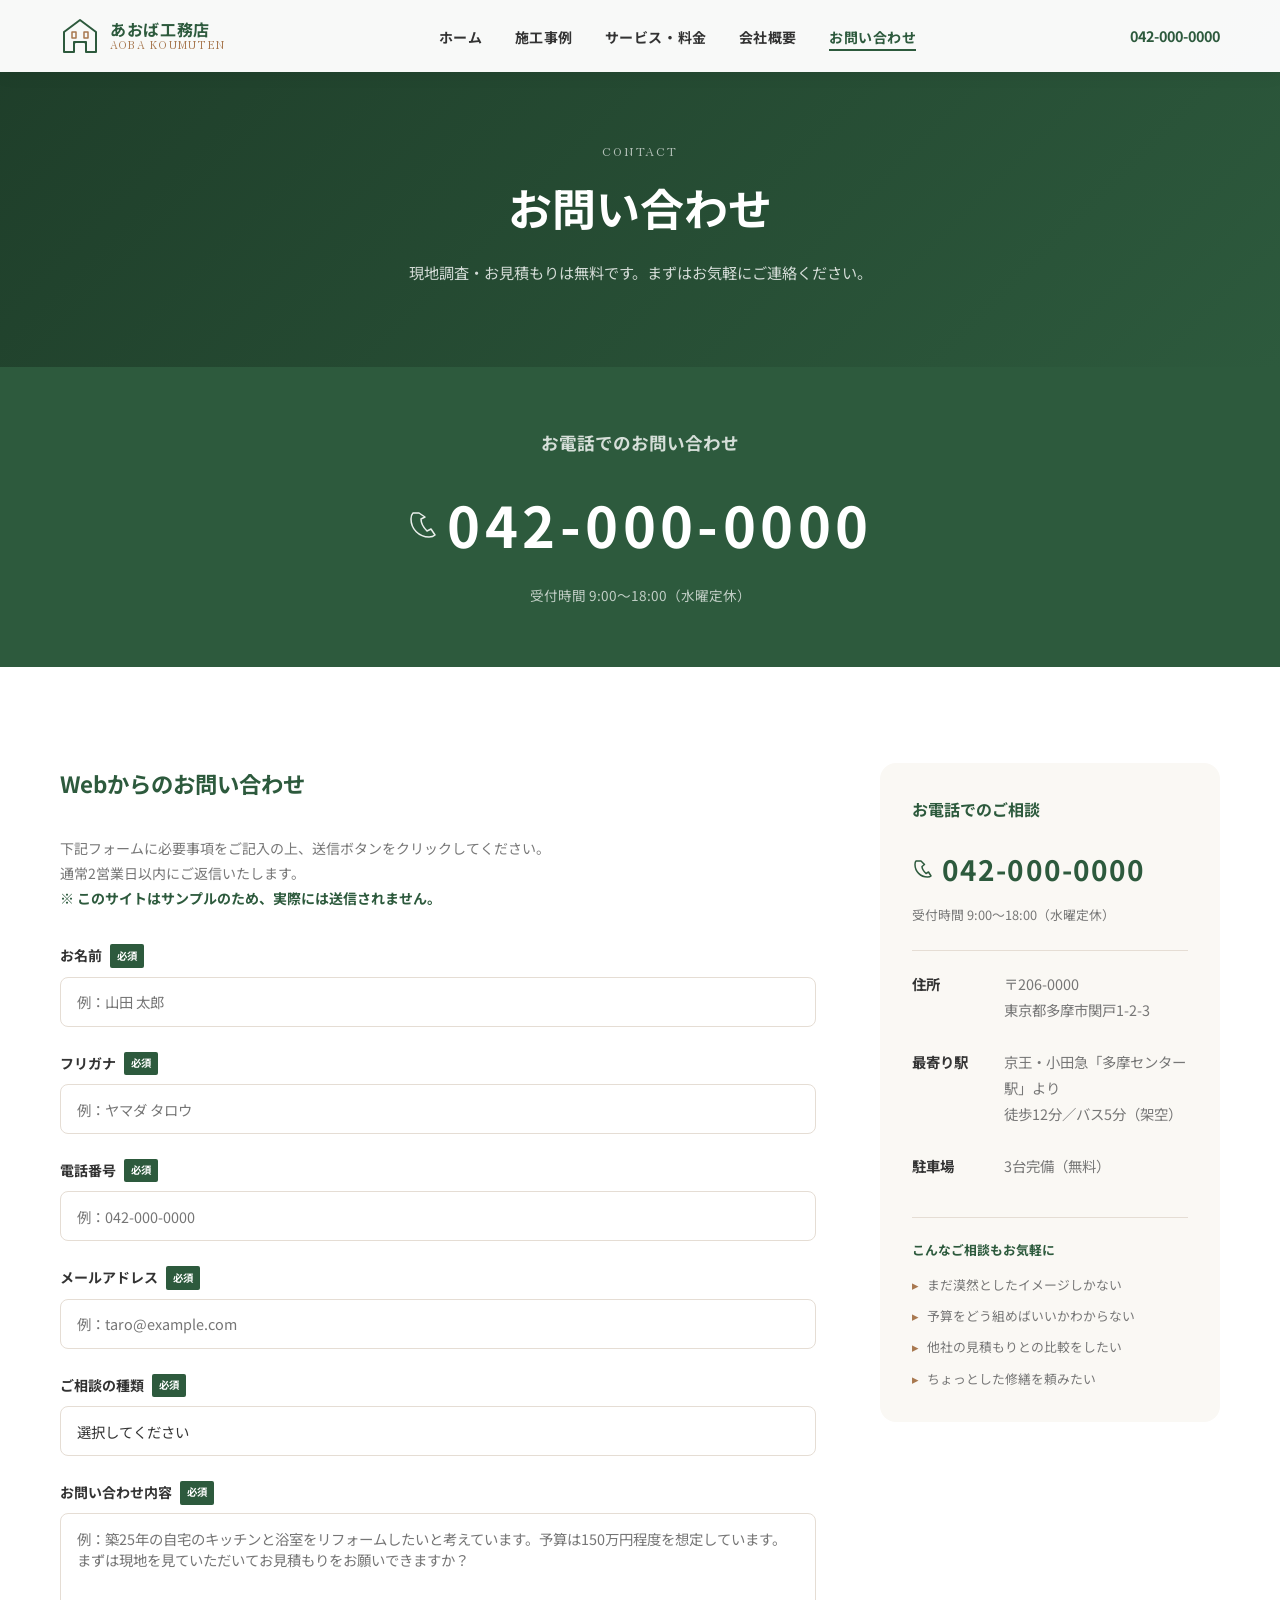
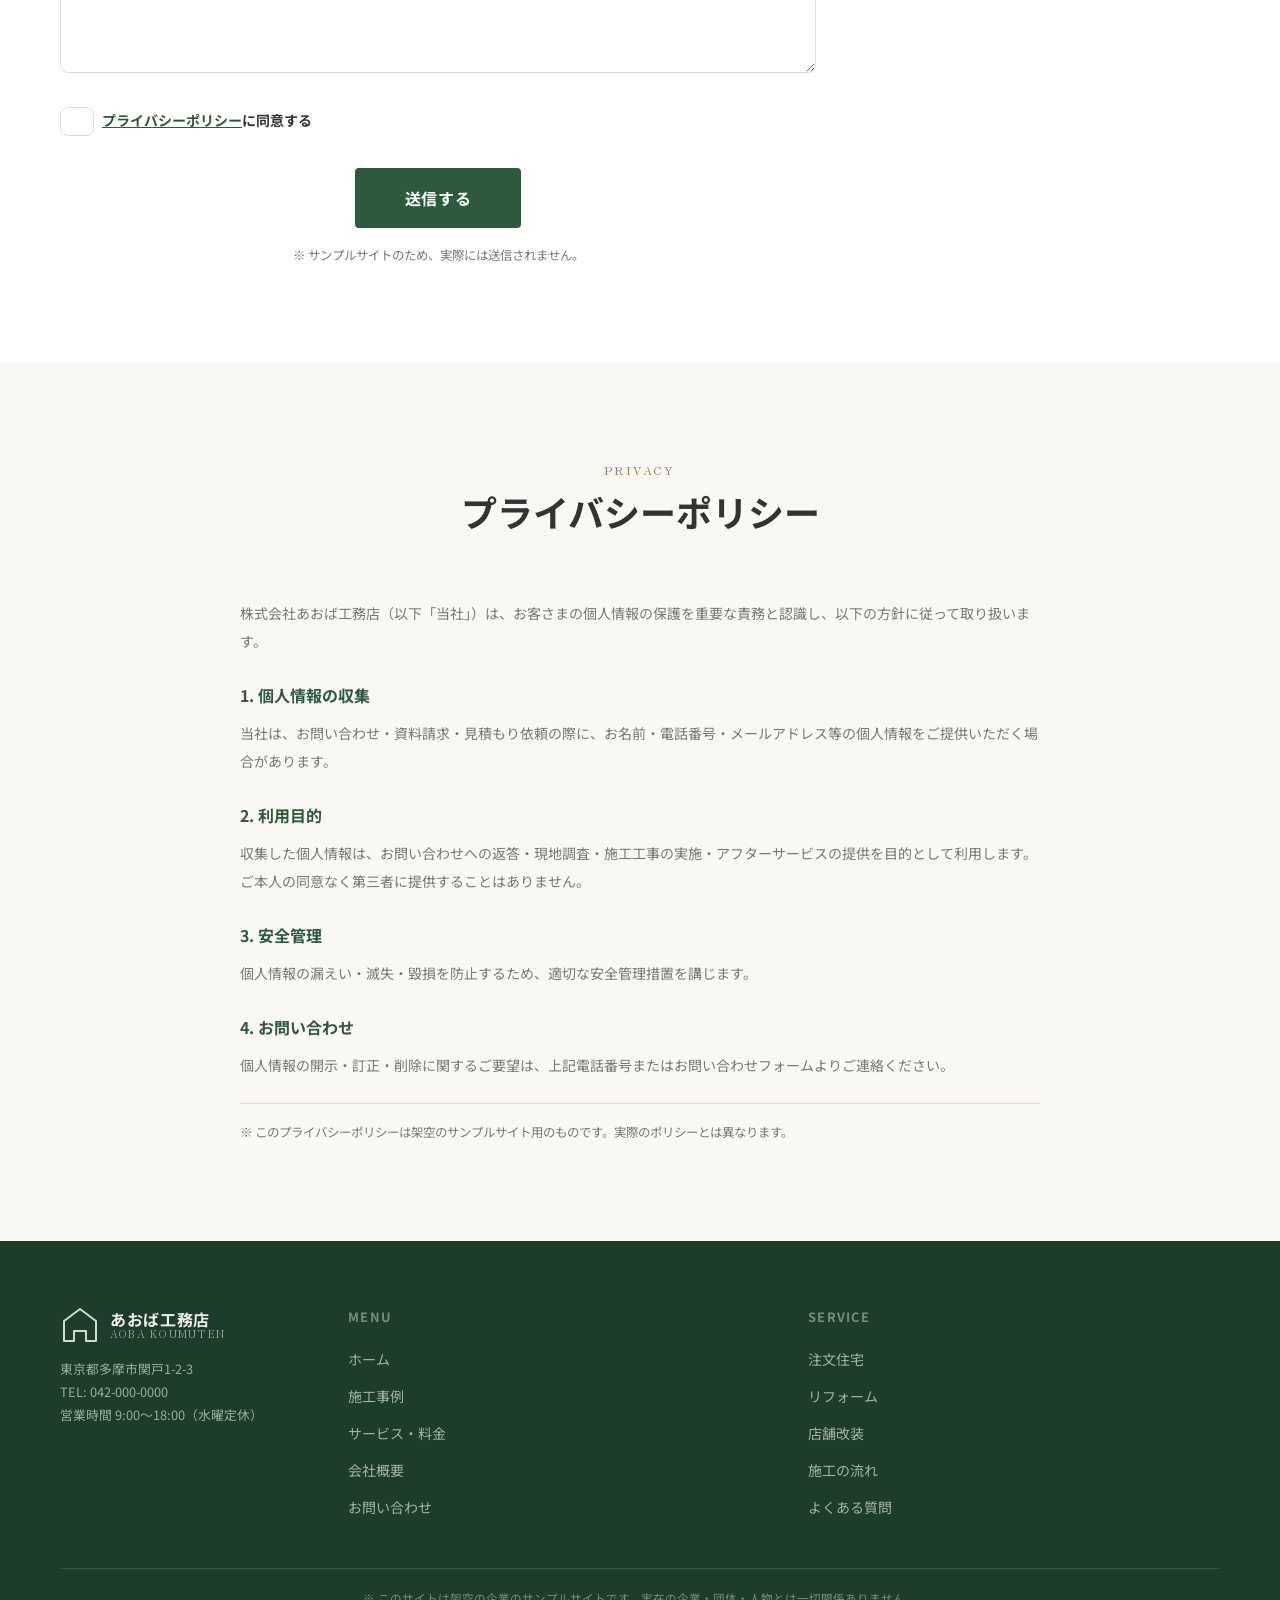
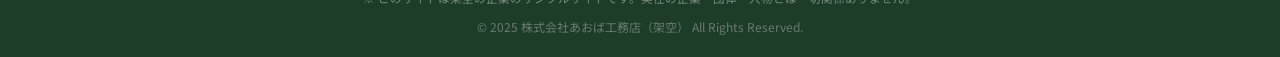
<file: samples/aoba-koumuten/contact.html>
<!DOCTYPE html>
<html lang="ja">
<head>
  <meta charset="UTF-8">
  <meta name="viewport" content="width=device-width, initial-scale=1.0">
  <title>お問い合わせ | 株式会社あおば工務店</title>
  <meta name="description" content="あおば工務店へのお問い合わせ・無料相談のご予約はこちら。注文住宅・リフォーム・店舗改装について、お気軽にご連絡ください。">
  <link rel="stylesheet" href="css/style.css">
  <link rel="preconnect" href="https://fonts.googleapis.com">
  <link rel="preconnect" href="https://fonts.gstatic.com" crossorigin>
  <link href="https://fonts.googleapis.com/css2?family=Noto+Sans+JP:wght@400;700&family=Zen+Old+Mincho:wght@400;700&display=swap" rel="stylesheet">
</head>
<body>

<!-- ===================== HEADER ===================== -->
<header id="site-header">
  <div class="header-inner">
    <a href="index.html" class="site-logo">
      <svg class="logo-icon" viewBox="0 0 40 40" fill="none" xmlns="http://www.w3.org/2000/svg" aria-hidden="true">
        <path class="icon-stroke" d="M20 4L36 16V36H26V26H14V36H4V16L20 4Z" stroke="#2d5a3d" stroke-width="2" stroke-linejoin="round"/>
        <path class="icon-stroke" d="M14 36V28C14 26.895 14.895 26 16 26H24C25.105 26 26 26.895 26 28V36" stroke="#2d5a3d" stroke-width="2" stroke-linejoin="round"/>
        <path class="icon-stroke" d="M12 16H16V22H12V16Z" stroke="#a8784f" stroke-width="1.5" stroke-linejoin="round"/>
        <path class="icon-stroke" d="M24 16H28V22H24V16Z" stroke="#a8784f" stroke-width="1.5" stroke-linejoin="round"/>
      </svg>
      <span class="logo-text">
        <span class="name">あおば工務店</span>
        <span class="sub">AOBA KOUMUTEN</span>
      </span>
    </a>

    <nav class="global-nav" aria-label="グローバルナビゲーション">
      <ul>
        <li><a href="index.html">ホーム</a></li>
        <li><a href="works.html">施工事例</a></li>
        <li><a href="services.html">サービス・料金</a></li>
        <li><a href="about.html">会社概要</a></li>
        <li><a href="contact.html" aria-current="page">お問い合わせ</a></li>
      </ul>
    </nav>

    <div class="header-cta">
      <span class="header-tel">042-000-0000</span>
    </div>

    <button class="hamburger" aria-label="メニューを開く" aria-expanded="false">
      <span></span><span></span><span></span>
    </button>
  </div>
</header>

<nav class="mobile-nav" aria-label="モバイルナビゲーション">
  <ul>
    <li><a href="index.html">ホーム</a></li>
    <li><a href="works.html">施工事例</a></li>
    <li><a href="services.html">サービス・料金</a></li>
    <li><a href="about.html">会社概要</a></li>
    <li><a href="contact.html" aria-current="page">お問い合わせ</a></li>
  </ul>
  <p class="mobile-nav-tel">☎ 042-000-0000</p>
</nav>

<main>

<!-- ===================== PAGE HERO ===================== -->
<div class="page-hero">
  <div class="container">
    <span class="label-en">CONTACT</span>
    <h1>お問い合わせ</h1>
    <p>現地調査・お見積もりは無料です。まずはお気軽にご連絡ください。</p>
  </div>
</div>

<!-- ===================== TEL BAND ===================== -->
<div class="tel-band">
  <div class="container">
    <h2>お電話でのお問い合わせ</h2>
    <p class="tel-number">
      <svg width="32" height="32" viewBox="0 0 32 32" fill="none" xmlns="http://www.w3.org/2000/svg" aria-hidden="true">
        <path d="M6 4C6 4 4 6 4 10C4 20 12 28 22 28C26 28 28 26 28 26L24 20L20 22C20 22 14 16 14 10L18 8L12 4L6 4Z" stroke="rgba(255,255,255,.9)" stroke-width="1.5" stroke-linejoin="round" fill="none"/>
      </svg>
      042-000-0000
    </p>
    <p class="tel-note">受付時間 9:00〜18:00（水曜定休）</p>
  </div>
</div>

<!-- ===================== FORM ===================== -->
<section>
  <div class="container">
    <div class="contact-layout">

      <!-- フォーム本体 -->
      <div class="contact-form-wrap reveal">
        <h2>Webからのお問い合わせ</h2>
        <p style="font-size:.875rem;color:var(--color-text-muted);margin-bottom:2rem;line-height:1.8;">
          下記フォームに必要事項をご記入の上、送信ボタンをクリックしてください。<br>
          通常2営業日以内にご返信いたします。<br>
          <strong style="color:var(--color-green);">※ このサイトはサンプルのため、実際には送信されません。</strong>
        </p>

        <form id="contact-form" novalidate>

          <!-- お名前 -->
          <div class="form-group">
            <label for="name">
              お名前
              <span class="required">必須</span>
            </label>
            <input
              type="text"
              id="name"
              name="name"
              placeholder="例：山田 太郎"
              autocomplete="name"
            >
            <p class="form-error-msg" role="alert"></p>
          </div>

          <!-- フリガナ -->
          <div class="form-group">
            <label for="furigana">
              フリガナ
              <span class="required">必須</span>
            </label>
            <input
              type="text"
              id="furigana"
              name="furigana"
              placeholder="例：ヤマダ タロウ"
            >
            <p class="form-error-msg" role="alert"></p>
          </div>

          <!-- 電話番号 -->
          <div class="form-group">
            <label for="phone">
              電話番号
              <span class="required">必須</span>
            </label>
            <input
              type="tel"
              id="phone"
              name="phone"
              placeholder="例：042-000-0000"
              autocomplete="tel"
            >
            <p class="form-error-msg" role="alert"></p>
          </div>

          <!-- メールアドレス -->
          <div class="form-group">
            <label for="email">
              メールアドレス
              <span class="required">必須</span>
            </label>
            <input
              type="email"
              id="email"
              name="email"
              placeholder="例：taro@example.com"
              autocomplete="email"
            >
            <p class="form-error-msg" role="alert"></p>
          </div>

          <!-- ご相談内容（セレクト） -->
          <div class="form-group">
            <label for="inquiry-type">
              ご相談の種類
              <span class="required">必須</span>
            </label>
            <select id="inquiry-type" name="inquiry-type">
              <option value="">選択してください</option>
              <option value="jyutaku">注文住宅について</option>
              <option value="reform">リフォーム・リノベーションについて</option>
              <option value="tenpo">店舗改装について</option>
              <option value="estimate">お見積もりのご依頼</option>
              <option value="other">その他のご相談</option>
            </select>
            <p class="form-error-msg" role="alert"></p>
          </div>

          <!-- お問い合わせ内容 -->
          <div class="form-group">
            <label for="message">
              お問い合わせ内容
              <span class="required">必須</span>
            </label>
            <textarea
              id="message"
              name="message"
              placeholder="例：築25年の自宅のキッチンと浴室をリフォームしたいと考えています。予算は150万円程度を想定しています。まずは現地を見ていただいてお見積もりをお願いできますか？"
            ></textarea>
            <p class="form-error-msg" role="alert"></p>
          </div>

          <!-- プライバシーポリシー同意 -->
          <div class="form-group">
            <label class="form-check">
              <input type="checkbox" id="privacy" name="privacy">
              <span>
                <a href="#privacy-policy">プライバシーポリシー</a>に同意する
              </span>
            </label>
            <p class="form-error-msg" role="alert"></p>
          </div>

          <div class="form-submit">
            <button type="submit" class="btn btn-primary" style="font-size:1rem;padding:1rem 3rem;">
              送信する
            </button>
            <p class="form-note">※ サンプルサイトのため、実際には送信されません。</p>
          </div>

        </form>
      </div>

      <!-- サイドバー -->
      <aside class="contact-side reveal">
        <h3>お電話でのご相談</h3>
        <p class="tel-big">
          <svg width="22" height="22" viewBox="0 0 22 22" fill="none" xmlns="http://www.w3.org/2000/svg" aria-hidden="true">
            <path d="M4 3C4 3 3 4 3 6.5C3 13.5 8.5 19 15.5 19C18 19 19 18 19 18L16.5 14L14 15.5C14 15.5 10 11.5 10 8.5L12.5 6.5L9 3L4 3Z" stroke="#2d5a3d" stroke-width="1.5" stroke-linejoin="round" fill="none"/>
          </svg>
          042-000-0000
        </p>
        <p class="business-hours">受付時間 9:00〜18:00（水曜定休）</p>

        <dl class="contact-info-list">
          <div class="access-item">
            <dt>住所</dt>
            <dd>〒206-0000<br>東京都多摩市関戸1-2-3</dd>
          </div>
          <div class="access-item">
            <dt>最寄り駅</dt>
            <dd>京王・小田急「多摩センター駅」より<br>徒歩12分／バス5分（架空）</dd>
          </div>
          <div class="access-item">
            <dt>駐車場</dt>
            <dd>3台完備（無料）</dd>
          </div>
        </dl>

        <div style="margin-top:1.5rem;padding-top:1.25rem;border-top:1px solid var(--color-border);">
          <p style="font-size:.8rem;font-weight:700;color:var(--color-green);margin-bottom:.75rem;">こんなご相談もお気軽に</p>
          <ul style="display:flex;flex-direction:column;gap:.5rem;">
            <li style="font-size:.8rem;color:var(--color-text-muted);display:flex;gap:.5rem;align-items:baseline;">
              <span style="color:var(--color-brown);flex-shrink:0;">▸</span>
              まだ漠然としたイメージしかない
            </li>
            <li style="font-size:.8rem;color:var(--color-text-muted);display:flex;gap:.5rem;align-items:baseline;">
              <span style="color:var(--color-brown);flex-shrink:0;">▸</span>
              予算をどう組めばいいかわからない
            </li>
            <li style="font-size:.8rem;color:var(--color-text-muted);display:flex;gap:.5rem;align-items:baseline;">
              <span style="color:var(--color-brown);flex-shrink:0;">▸</span>
              他社の見積もりとの比較をしたい
            </li>
            <li style="font-size:.8rem;color:var(--color-text-muted);display:flex;gap:.5rem;align-items:baseline;">
              <span style="color:var(--color-brown);flex-shrink:0;">▸</span>
              ちょっとした修繕を頼みたい
            </li>
          </ul>
        </div>
      </aside>

    </div>
  </div>
</section>

<!-- ===================== プライバシーポリシー ===================== -->
<section id="privacy-policy" class="section-bg-off">
  <div class="container">
    <div class="section-header reveal">
      <span class="label-en">PRIVACY</span>
      <h2 class="section-title">プライバシーポリシー</h2>
    </div>
    <div class="reveal" style="max-width:800px;margin:0 auto;font-size:.875rem;line-height:2;color:var(--color-text-muted);">
      <p>株式会社あおば工務店（以下「当社」）は、お客さまの個人情報の保護を重要な責務と認識し、以下の方針に従って取り扱います。</p>

      <h3 style="font-size:1rem;color:var(--color-green);margin:1.5rem 0 .5rem;">1. 個人情報の収集</h3>
      <p>当社は、お問い合わせ・資料請求・見積もり依頼の際に、お名前・電話番号・メールアドレス等の個人情報をご提供いただく場合があります。</p>

      <h3 style="font-size:1rem;color:var(--color-green);margin:1.5rem 0 .5rem;">2. 利用目的</h3>
      <p>収集した個人情報は、お問い合わせへの返答・現地調査・施工工事の実施・アフターサービスの提供を目的として利用します。ご本人の同意なく第三者に提供することはありません。</p>

      <h3 style="font-size:1rem;color:var(--color-green);margin:1.5rem 0 .5rem;">3. 安全管理</h3>
      <p>個人情報の漏えい・滅失・毀損を防止するため、適切な安全管理措置を講じます。</p>

      <h3 style="font-size:1rem;color:var(--color-green);margin:1.5rem 0 .5rem;">4. お問い合わせ</h3>
      <p>個人情報の開示・訂正・削除に関するご要望は、上記電話番号またはお問い合わせフォームよりご連絡ください。</p>

      <p style="margin-top:1.5rem;font-size:.78rem;border-top:1px solid var(--color-border);padding-top:1rem;">
        ※ このプライバシーポリシーは架空のサンプルサイト用のものです。実際のポリシーとは異なります。
      </p>
    </div>
  </div>
</section>

</main>

<!-- ===================== FOOTER ===================== -->
<footer class="site-footer">
  <div class="container">
    <div class="footer-inner">
      <div class="footer-brand">
        <a href="index.html" class="site-logo" style="margin-bottom:.75rem;">
          <svg class="logo-icon" viewBox="0 0 40 40" fill="none" xmlns="http://www.w3.org/2000/svg" aria-hidden="true">
            <path class="icon-stroke" d="M20 4L36 16V36H26V26H14V36H4V16L20 4Z" stroke="rgba(255,255,255,0.8)" stroke-width="2" stroke-linejoin="round"/>
          </svg>
          <span class="logo-text">
            <span class="name" style="color:rgba(255,255,255,.9)">あおば工務店</span>
            <span class="sub" style="color:rgba(255,255,255,.5)">AOBA KOUMUTEN</span>
          </span>
        </a>
        <p>東京都多摩市関戸1-2-3<br>TEL: 042-000-0000<br>営業時間 9:00〜18:00（水曜定休）</p>
      </div>

      <nav class="footer-nav" aria-label="フッターナビゲーション">
        <h4>MENU</h4>
        <ul>
          <li><a href="index.html">ホーム</a></li>
          <li><a href="works.html">施工事例</a></li>
          <li><a href="services.html">サービス・料金</a></li>
          <li><a href="about.html">会社概要</a></li>
          <li><a href="contact.html">お問い合わせ</a></li>
        </ul>
      </nav>

      <nav class="footer-nav" aria-label="サービスナビゲーション">
        <h4>SERVICE</h4>
        <ul>
          <li><a href="services.html#jyutaku">注文住宅</a></li>
          <li><a href="services.html#reform">リフォーム</a></li>
          <li><a href="services.html#tenpo">店舗改装</a></li>
          <li><a href="services.html#flow">施工の流れ</a></li>
          <li><a href="services.html#faq">よくある質問</a></li>
        </ul>
      </nav>
    </div>

    <div class="footer-bottom">
      <p class="footer-disclaimer">※ このサイトは架空の企業のサンプルサイトです。実在の企業・団体・人物とは一切関係ありません。</p>
      <p class="footer-copy">&copy; 2025 株式会社あおば工務店（架空） All Rights Reserved.</p>
    </div>
  </div>
</footer>

<script src="js/main.js"></script>
</body>
</html>
</file>
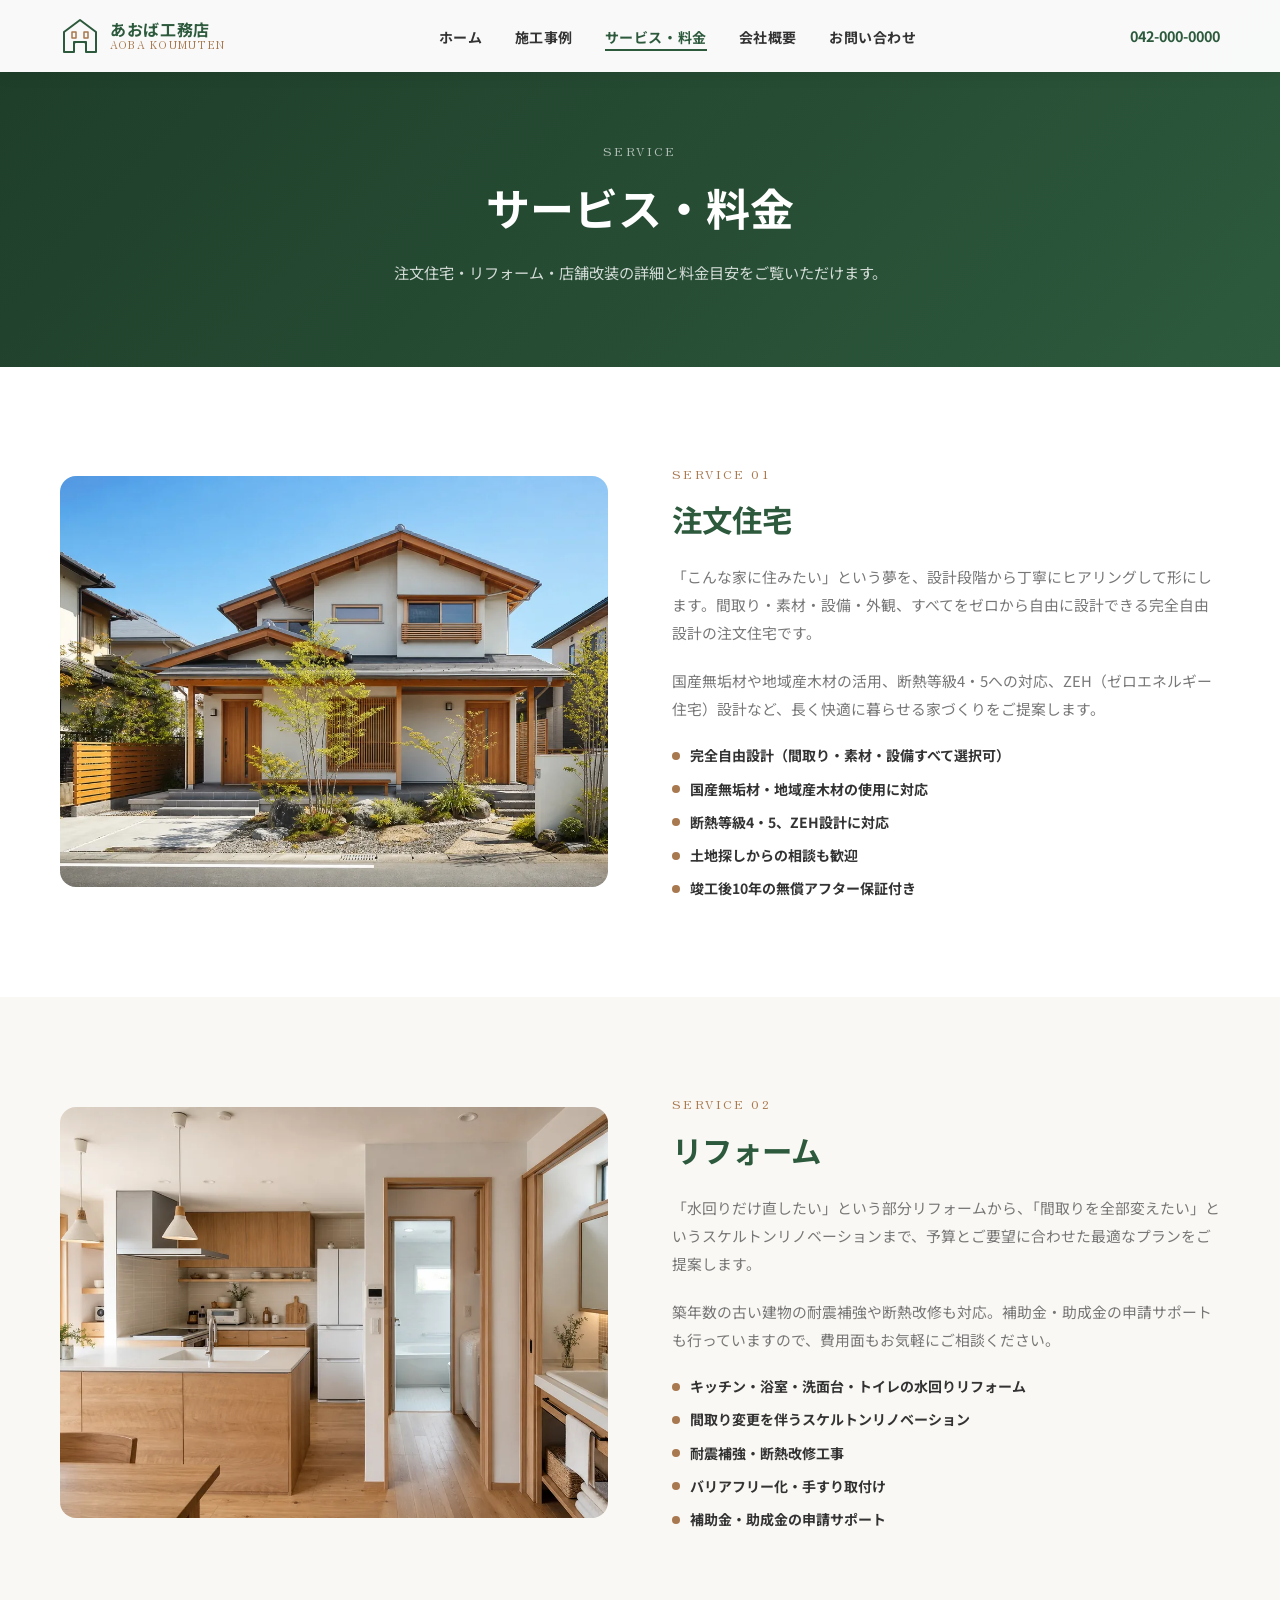
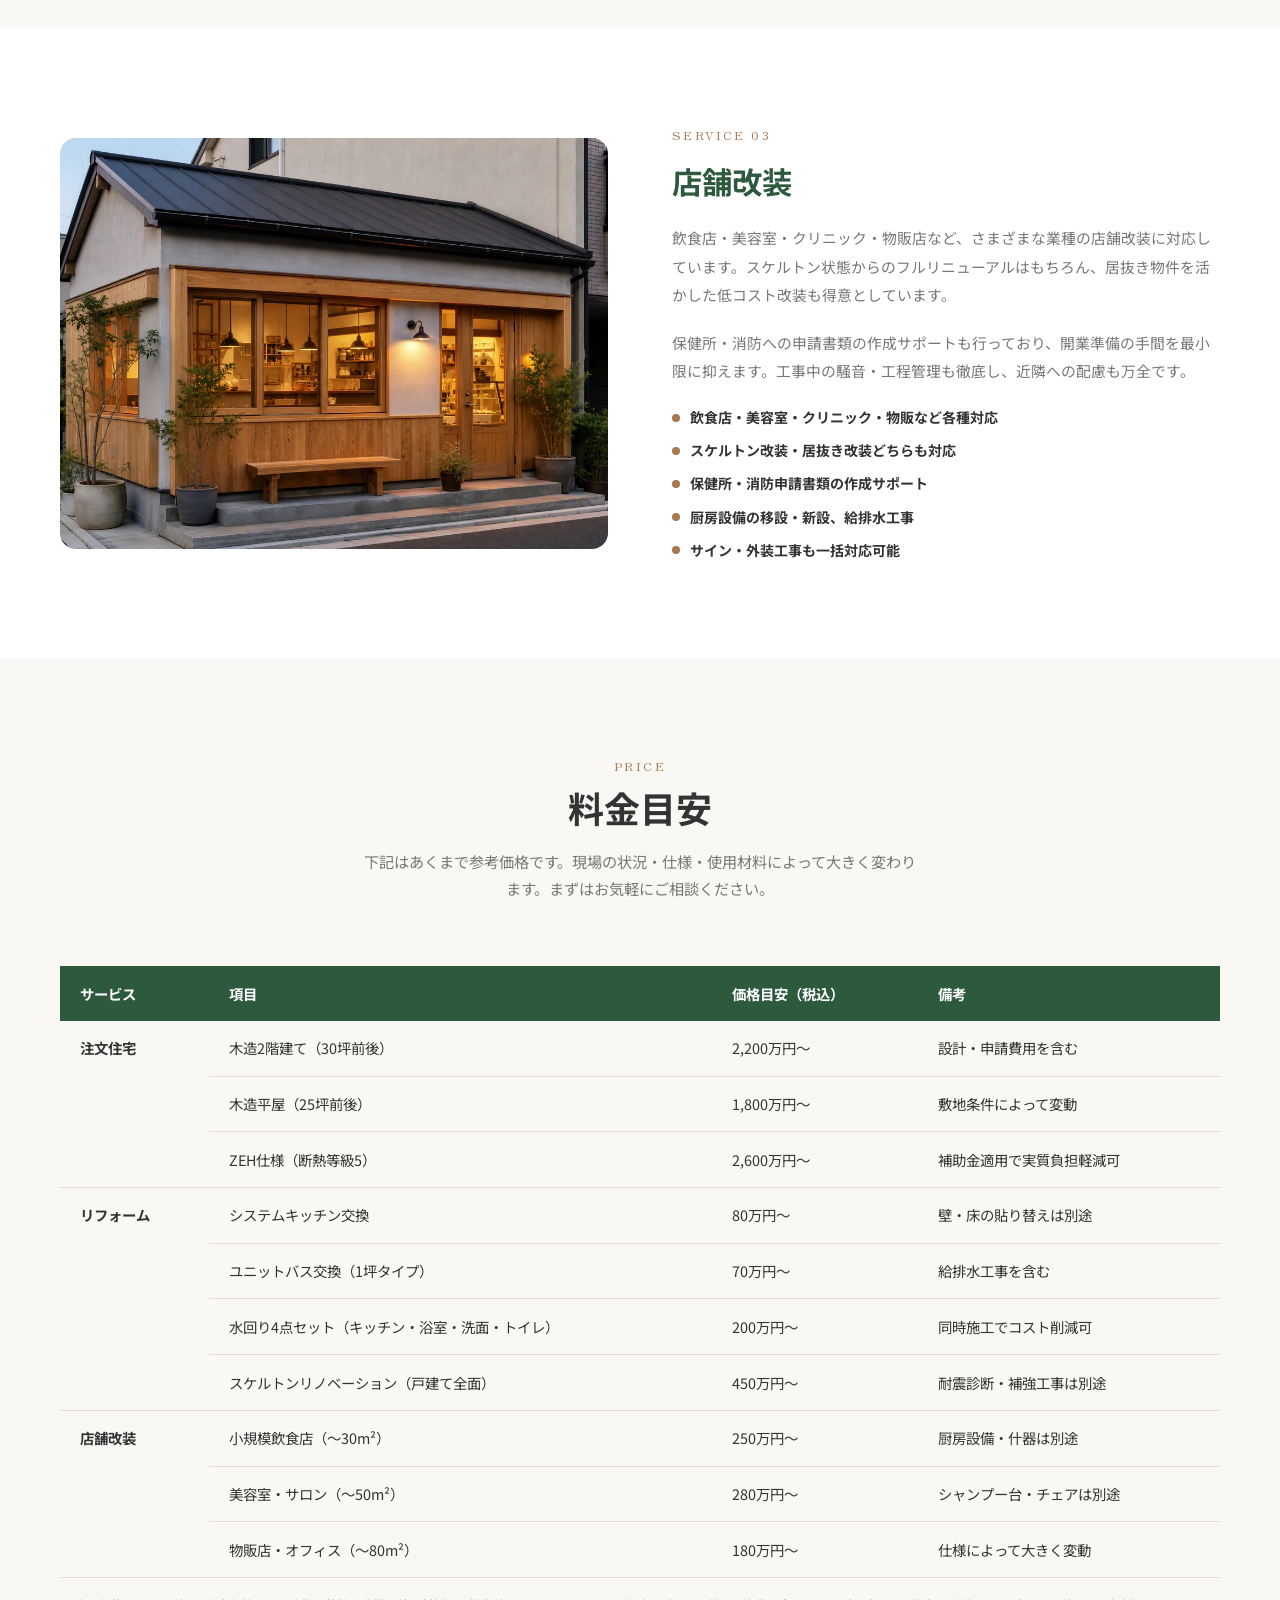
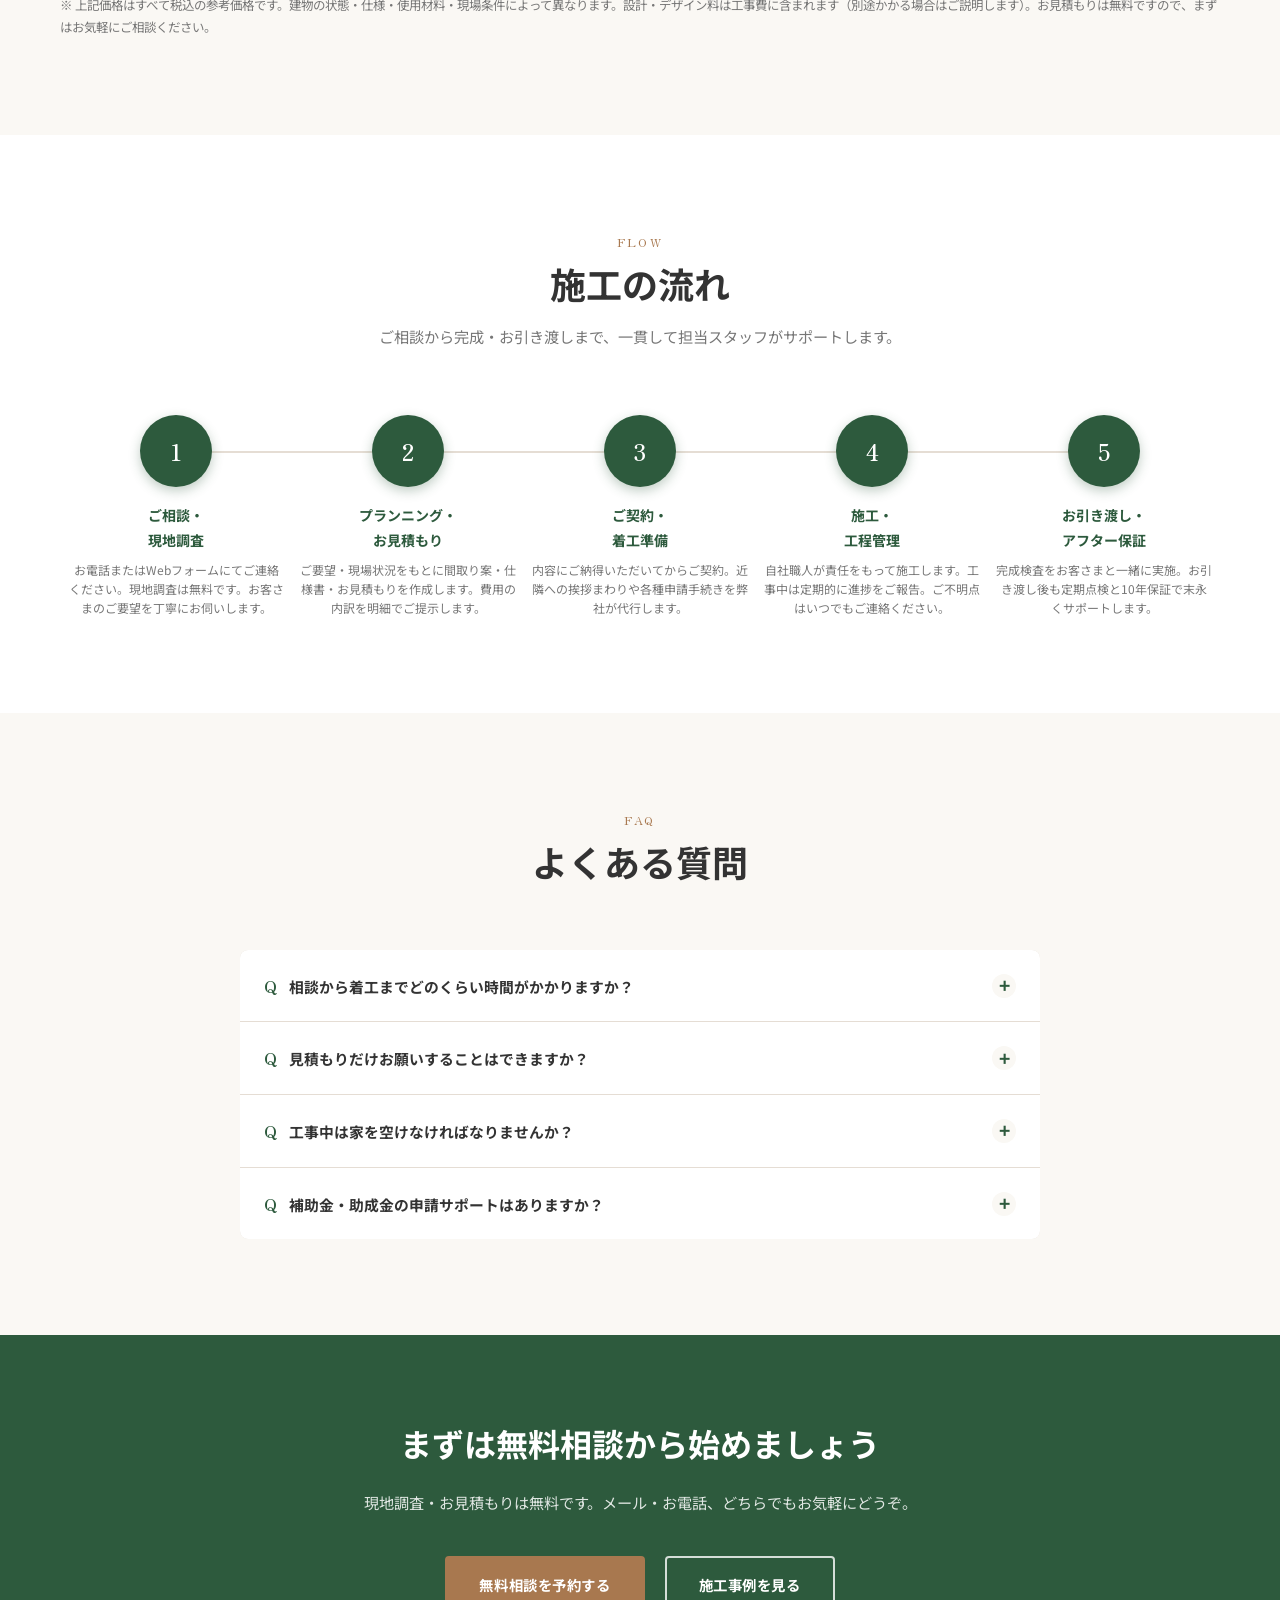
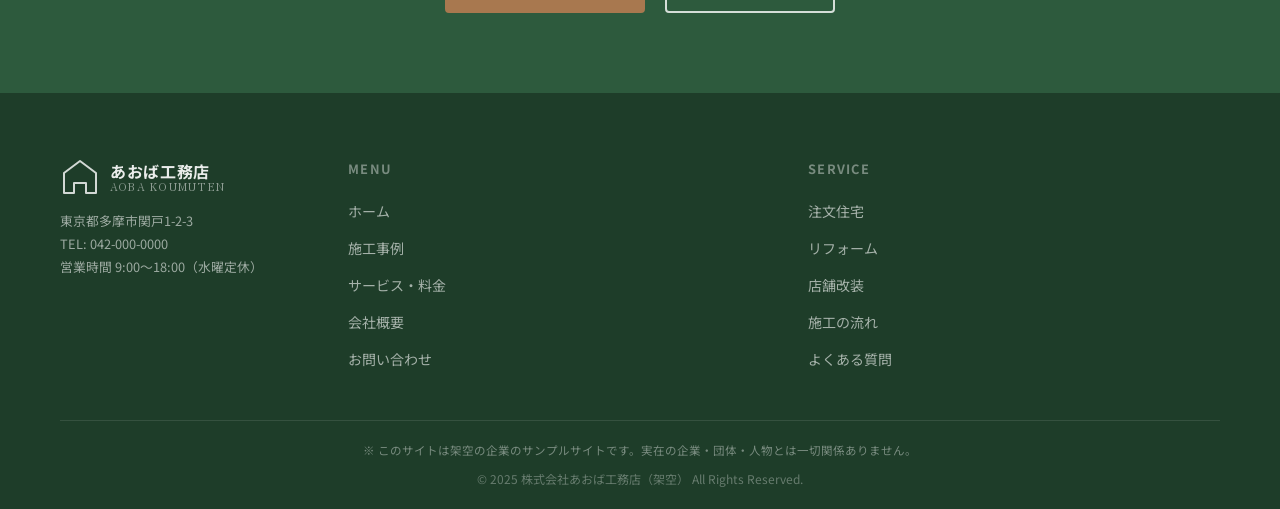
<file: samples/aoba-koumuten/services.html>
<!DOCTYPE html>
<html lang="ja">
<head>
  <meta charset="UTF-8">
  <meta name="viewport" content="width=device-width, initial-scale=1.0">
  <title>サービス・料金 | 株式会社あおば工務店</title>
  <meta name="description" content="あおば工務店のサービス内容と料金目安。注文住宅・リフォーム・店舗改装の詳細、施工の流れ、よくある質問をご確認いただけます。">
  <link rel="stylesheet" href="css/style.css">
  <link rel="preconnect" href="https://fonts.googleapis.com">
  <link rel="preconnect" href="https://fonts.gstatic.com" crossorigin>
  <link href="https://fonts.googleapis.com/css2?family=Noto+Sans+JP:wght@400;700&family=Zen+Old+Mincho:wght@400;700&display=swap" rel="stylesheet">
</head>
<body>

<!-- ===================== HEADER ===================== -->
<header id="site-header">
  <div class="header-inner">
    <a href="index.html" class="site-logo">
      <svg class="logo-icon" viewBox="0 0 40 40" fill="none" xmlns="http://www.w3.org/2000/svg" aria-hidden="true">
        <path class="icon-stroke" d="M20 4L36 16V36H26V26H14V36H4V16L20 4Z" stroke="#2d5a3d" stroke-width="2" stroke-linejoin="round"/>
        <path class="icon-stroke" d="M14 36V28C14 26.895 14.895 26 16 26H24C25.105 26 26 26.895 26 28V36" stroke="#2d5a3d" stroke-width="2" stroke-linejoin="round"/>
        <path class="icon-stroke" d="M12 16H16V22H12V16Z" stroke="#a8784f" stroke-width="1.5" stroke-linejoin="round"/>
        <path class="icon-stroke" d="M24 16H28V22H24V16Z" stroke="#a8784f" stroke-width="1.5" stroke-linejoin="round"/>
      </svg>
      <span class="logo-text">
        <span class="name">あおば工務店</span>
        <span class="sub">AOBA KOUMUTEN</span>
      </span>
    </a>

    <nav class="global-nav" aria-label="グローバルナビゲーション">
      <ul>
        <li><a href="index.html">ホーム</a></li>
        <li><a href="works.html">施工事例</a></li>
        <li><a href="services.html" aria-current="page">サービス・料金</a></li>
        <li><a href="about.html">会社概要</a></li>
        <li><a href="contact.html">お問い合わせ</a></li>
      </ul>
    </nav>

    <div class="header-cta">
      <span class="header-tel">042-000-0000</span>
    </div>

    <button class="hamburger" aria-label="メニューを開く" aria-expanded="false">
      <span></span><span></span><span></span>
    </button>
  </div>
</header>

<nav class="mobile-nav" aria-label="モバイルナビゲーション">
  <ul>
    <li><a href="index.html">ホーム</a></li>
    <li><a href="works.html">施工事例</a></li>
    <li><a href="services.html" aria-current="page">サービス・料金</a></li>
    <li><a href="about.html">会社概要</a></li>
    <li><a href="contact.html">お問い合わせ</a></li>
  </ul>
  <p class="mobile-nav-tel">☎ 042-000-0000</p>
</nav>

<main>

<!-- ===================== PAGE HERO ===================== -->
<div class="page-hero">
  <div class="container">
    <span class="label-en">SERVICE</span>
    <h1>サービス・料金</h1>
    <p>注文住宅・リフォーム・店舗改装の詳細と料金目安をご覧いただけます。</p>
  </div>
</div>

<!-- ===================== 注文住宅 ===================== -->
<section id="jyutaku">
  <div class="container">
    <div class="service-detail reveal">
      <!-- 左: 施工イメージ写真 -->
      <div class="service-detail-svg"><img class="service-photo" src="../../assets/img/aoba-koumuten/work-house.webp" alt="注文住宅の外観イメージ" loading="lazy"></div>

      <!-- 右: テキスト -->
      <div class="service-detail-body">
        <span class="label-en">SERVICE 01</span>
        <h2>注文住宅</h2>
        <p>「こんな家に住みたい」という夢を、設計段階から丁寧にヒアリングして形にします。間取り・素材・設備・外観、すべてをゼロから自由に設計できる完全自由設計の注文住宅です。</p>
        <p>国産無垢材や地域産木材の活用、断熱等級4・5への対応、ZEH（ゼロエネルギー住宅）設計など、長く快適に暮らせる家づくりをご提案します。</p>
        <ul class="service-feature-list">
          <li>完全自由設計（間取り・素材・設備すべて選択可）</li>
          <li>国産無垢材・地域産木材の使用に対応</li>
          <li>断熱等級4・5、ZEH設計に対応</li>
          <li>土地探しからの相談も歓迎</li>
          <li>竣工後10年の無償アフター保証付き</li>
        </ul>
      </div>
    </div>
  </div>
</section>

<!-- ===================== リフォーム ===================== -->
<section id="reform" class="section-bg-off">
  <div class="container">
    <div class="service-detail reverse reveal">
      <!-- 左(reversedで右に来る): テキスト -->
      <div class="service-detail-body">
        <span class="label-en">SERVICE 02</span>
        <h2>リフォーム</h2>
        <p>「水回りだけ直したい」という部分リフォームから、「間取りを全部変えたい」というスケルトンリノベーションまで、予算とご要望に合わせた最適なプランをご提案します。</p>
        <p>築年数の古い建物の耐震補強や断熱改修も対応。補助金・助成金の申請サポートも行っていますので、費用面もお気軽にご相談ください。</p>
        <ul class="service-feature-list">
          <li>キッチン・浴室・洗面台・トイレの水回りリフォーム</li>
          <li>間取り変更を伴うスケルトンリノベーション</li>
          <li>耐震補強・断熱改修工事</li>
          <li>バリアフリー化・手すり取付け</li>
          <li>補助金・助成金の申請サポート</li>
        </ul>
      </div>

      <!-- 右(reversedで左に来る): 施工イメージ写真 -->
      <div class="service-detail-svg"><img class="service-photo" src="../../assets/img/aoba-koumuten/work-renovation.webp" alt="水回りリフォームのイメージ" loading="lazy"></div>
    </div>
  </div>
</section>

<!-- ===================== 店舗改装 ===================== -->
<section id="tenpo">
  <div class="container">
    <div class="service-detail reveal">
      <!-- 左: 施工イメージ写真 -->
      <div class="service-detail-svg"><img class="service-photo" src="../../assets/img/aoba-koumuten/work-cafe.webp" alt="店舗改装のイメージ" loading="lazy"></div>

      <!-- 右: テキスト -->
      <div class="service-detail-body">
        <span class="label-en">SERVICE 03</span>
        <h2>店舗改装</h2>
        <p>飲食店・美容室・クリニック・物販店など、さまざまな業種の店舗改装に対応しています。スケルトン状態からのフルリニューアルはもちろん、居抜き物件を活かした低コスト改装も得意としています。</p>
        <p>保健所・消防への申請書類の作成サポートも行っており、開業準備の手間を最小限に抑えます。工事中の騒音・工程管理も徹底し、近隣への配慮も万全です。</p>
        <ul class="service-feature-list">
          <li>飲食店・美容室・クリニック・物販など各種対応</li>
          <li>スケルトン改装・居抜き改装どちらも対応</li>
          <li>保健所・消防申請書類の作成サポート</li>
          <li>厨房設備の移設・新設、給排水工事</li>
          <li>サイン・外装工事も一括対応可能</li>
        </ul>
      </div>
    </div>
  </div>
</section>

<!-- ===================== 料金目安テーブル ===================== -->
<section class="section-bg-off">
  <div class="container">
    <div class="section-header reveal">
      <span class="label-en">PRICE</span>
      <h2 class="section-title">料金目安</h2>
      <p class="section-lead">下記はあくまで参考価格です。現場の状況・仕様・使用材料によって大きく変わります。まずはお気軽にご相談ください。</p>
    </div>

    <div class="reveal" style="overflow-x:auto;">
      <table class="price-table">
        <thead>
          <tr>
            <th>サービス</th>
            <th>項目</th>
            <th>価格目安（税込）</th>
            <th>備考</th>
          </tr>
        </thead>
        <tbody>
          <tr>
            <td rowspan="3"><strong>注文住宅</strong></td>
            <td>木造2階建て（30坪前後）</td>
            <td>2,200万円〜</td>
            <td>設計・申請費用を含む</td>
          </tr>
          <tr>
            <td>木造平屋（25坪前後）</td>
            <td>1,800万円〜</td>
            <td>敷地条件によって変動</td>
          </tr>
          <tr>
            <td>ZEH仕様（断熱等級5）</td>
            <td>2,600万円〜</td>
            <td>補助金適用で実質負担軽減可</td>
          </tr>
          <tr>
            <td rowspan="4"><strong>リフォーム</strong></td>
            <td>システムキッチン交換</td>
            <td>80万円〜</td>
            <td>壁・床の貼り替えは別途</td>
          </tr>
          <tr>
            <td>ユニットバス交換（1坪タイプ）</td>
            <td>70万円〜</td>
            <td>給排水工事を含む</td>
          </tr>
          <tr>
            <td>水回り4点セット（キッチン・浴室・洗面・トイレ）</td>
            <td>200万円〜</td>
            <td>同時施工でコスト削減可</td>
          </tr>
          <tr>
            <td>スケルトンリノベーション（戸建て全面）</td>
            <td>450万円〜</td>
            <td>耐震診断・補強工事は別途</td>
          </tr>
          <tr>
            <td rowspan="3"><strong>店舗改装</strong></td>
            <td>小規模飲食店（〜30m²）</td>
            <td>250万円〜</td>
            <td>厨房設備・什器は別途</td>
          </tr>
          <tr>
            <td>美容室・サロン（〜50m²）</td>
            <td>280万円〜</td>
            <td>シャンプー台・チェアは別途</td>
          </tr>
          <tr>
            <td>物販店・オフィス（〜80m²）</td>
            <td>180万円〜</td>
            <td>仕様によって大きく変動</td>
          </tr>
        </tbody>
      </table>
    </div>
    <p class="price-note reveal">※ 上記価格はすべて税込の参考価格です。建物の状態・仕様・使用材料・現場条件によって異なります。設計・デザイン料は工事費に含まれます（別途かかる場合はご説明します）。お見積もりは無料ですので、まずはお気軽にご相談ください。</p>
  </div>
</section>

<!-- ===================== 施工の流れ ===================== -->
<section id="flow">
  <div class="container">
    <div class="section-header reveal">
      <span class="label-en">FLOW</span>
      <h2 class="section-title">施工の流れ</h2>
      <p class="section-lead">ご相談から完成・お引き渡しまで、一貫して担当スタッフがサポートします。</p>
    </div>

    <div class="flow-steps reveal">
      <div class="flow-step">
        <div class="flow-num">1</div>
        <div>
          <h4>ご相談・<br>現地調査</h4>
          <p>お電話またはWebフォームにてご連絡ください。現地調査は無料です。お客さまのご要望を丁寧にお伺いします。</p>
        </div>
      </div>
      <div class="flow-step">
        <div class="flow-num">2</div>
        <div>
          <h4>プランニング・<br>お見積もり</h4>
          <p>ご要望・現場状況をもとに間取り案・仕様書・お見積もりを作成します。費用の内訳を明細でご提示します。</p>
        </div>
      </div>
      <div class="flow-step">
        <div class="flow-num">3</div>
        <div>
          <h4>ご契約・<br>着工準備</h4>
          <p>内容にご納得いただいてからご契約。近隣への挨拶まわりや各種申請手続きを弊社が代行します。</p>
        </div>
      </div>
      <div class="flow-step">
        <div class="flow-num">4</div>
        <div>
          <h4>施工・<br>工程管理</h4>
          <p>自社職人が責任をもって施工します。工事中は定期的に進捗をご報告。ご不明点はいつでもご連絡ください。</p>
        </div>
      </div>
      <div class="flow-step">
        <div class="flow-num">5</div>
        <div>
          <h4>お引き渡し・<br>アフター保証</h4>
          <p>完成検査をお客さまと一緒に実施。お引き渡し後も定期点検と10年保証で末永くサポートします。</p>
        </div>
      </div>
    </div>
  </div>
</section>

<!-- ===================== FAQ ===================== -->
<section id="faq" class="section-bg-off">
  <div class="container">
    <div class="section-header reveal">
      <span class="label-en">FAQ</span>
      <h2 class="section-title">よくある質問</h2>
    </div>

    <div class="faq-list reveal" style="max-width:800px;margin:0 auto;">

      <div class="faq-item">
        <div class="faq-q" role="button" tabindex="0" aria-expanded="false">
          <span class="faq-q-text">
            <span class="faq-q-label">Q</span>
            相談から着工までどのくらい時間がかかりますか？
          </span>
          <span class="faq-toggle" aria-hidden="true">+</span>
        </div>
        <div class="faq-a">
          <p>案件の規模によって異なりますが、小規模なリフォームであれば相談から着工まで1〜2か月程度が目安です。注文住宅や大規模リノベーションの場合は、プランニング・設計・申請期間を含め4〜6か月程度かかるのが一般的です。急ぎのご要望にも可能な限り対応しますので、まずはご相談ください。</p>
        </div>
      </div>

      <div class="faq-item">
        <div class="faq-q" role="button" tabindex="0" aria-expanded="false">
          <span class="faq-q-text">
            <span class="faq-q-label">Q</span>
            見積もりだけお願いすることはできますか？
          </span>
          <span class="faq-toggle" aria-hidden="true">+</span>
        </div>
        <div class="faq-a">
          <p>もちろんです。現地調査・お見積もりは完全無料で承っています。「他社と比較したい」「予算感を知りたい」といった段階でも歓迎します。お見積もりに関して費用が発生することは一切ありません。お気軽にご連絡ください。</p>
        </div>
      </div>

      <div class="faq-item">
        <div class="faq-q" role="button" tabindex="0" aria-expanded="false">
          <span class="faq-q-text">
            <span class="faq-q-label">Q</span>
            工事中は家を空けなければなりませんか？
          </span>
          <span class="faq-toggle" aria-hidden="true">+</span>
        </div>
        <div class="faq-a">
          <p>工事の規模や内容によって異なります。水回りの部分リフォームや外壁塗装程度であれば在宅のまま施工できる場合がほとんどです。スケルトンリノベーションや大規模な工事の場合は、仮住まいをご用意いただくことをお願いする場合があります。事前にご相談の上、最適な方法をご提案します。</p>
        </div>
      </div>

      <div class="faq-item">
        <div class="faq-q" role="button" tabindex="0" aria-expanded="false">
          <span class="faq-q-text">
            <span class="faq-q-label">Q</span>
            補助金・助成金の申請サポートはありますか？
          </span>
          <span class="faq-toggle" aria-hidden="true">+</span>
        </div>
        <div class="faq-a">
          <p>はい、対応しています。国の省エネ改修補助金（こどもエコすまい支援事業等）、東京都の助成制度、多摩市の補助金など、適用可能な制度をご案内し、申請書類の作成もサポートします。補助金を活用することで実質的な自己負担を大きく抑えられるケースもあります。詳細はご相談時にお伝えします。</p>
        </div>
      </div>

    </div>
  </div>
</section>

<!-- ===================== CTA BAND ===================== -->
<section class="cta-band">
  <div class="container">
    <h2>まずは無料相談から始めましょう</h2>
    <p>現地調査・お見積もりは無料です。メール・お電話、どちらでもお気軽にどうぞ。</p>
    <div class="cta-buttons">
      <a href="contact.html" class="btn btn-brown">無料相談を予約する</a>
      <a href="works.html" class="btn btn-outline">施工事例を見る</a>
    </div>
  </div>
</section>

</main>

<!-- ===================== FOOTER ===================== -->
<footer class="site-footer">
  <div class="container">
    <div class="footer-inner">
      <div class="footer-brand">
        <a href="index.html" class="site-logo" style="margin-bottom:.75rem;">
          <svg class="logo-icon" viewBox="0 0 40 40" fill="none" xmlns="http://www.w3.org/2000/svg" aria-hidden="true">
            <path class="icon-stroke" d="M20 4L36 16V36H26V26H14V36H4V16L20 4Z" stroke="rgba(255,255,255,0.8)" stroke-width="2" stroke-linejoin="round"/>
          </svg>
          <span class="logo-text">
            <span class="name" style="color:rgba(255,255,255,.9)">あおば工務店</span>
            <span class="sub" style="color:rgba(255,255,255,.5)">AOBA KOUMUTEN</span>
          </span>
        </a>
        <p>東京都多摩市関戸1-2-3<br>TEL: 042-000-0000<br>営業時間 9:00〜18:00（水曜定休）</p>
      </div>

      <nav class="footer-nav" aria-label="フッターナビゲーション">
        <h4>MENU</h4>
        <ul>
          <li><a href="index.html">ホーム</a></li>
          <li><a href="works.html">施工事例</a></li>
          <li><a href="services.html">サービス・料金</a></li>
          <li><a href="about.html">会社概要</a></li>
          <li><a href="contact.html">お問い合わせ</a></li>
        </ul>
      </nav>

      <nav class="footer-nav" aria-label="サービスナビゲーション">
        <h4>SERVICE</h4>
        <ul>
          <li><a href="services.html#jyutaku">注文住宅</a></li>
          <li><a href="services.html#reform">リフォーム</a></li>
          <li><a href="services.html#tenpo">店舗改装</a></li>
          <li><a href="services.html#flow">施工の流れ</a></li>
          <li><a href="services.html#faq">よくある質問</a></li>
        </ul>
      </nav>
    </div>

    <div class="footer-bottom">
      <p class="footer-disclaimer">※ このサイトは架空の企業のサンプルサイトです。実在の企業・団体・人物とは一切関係ありません。</p>
      <p class="footer-copy">&copy; 2025 株式会社あおば工務店（架空） All Rights Reserved.</p>
    </div>
  </div>
</footer>

<script src="js/main.js"></script>
</body>
</html>
</file>
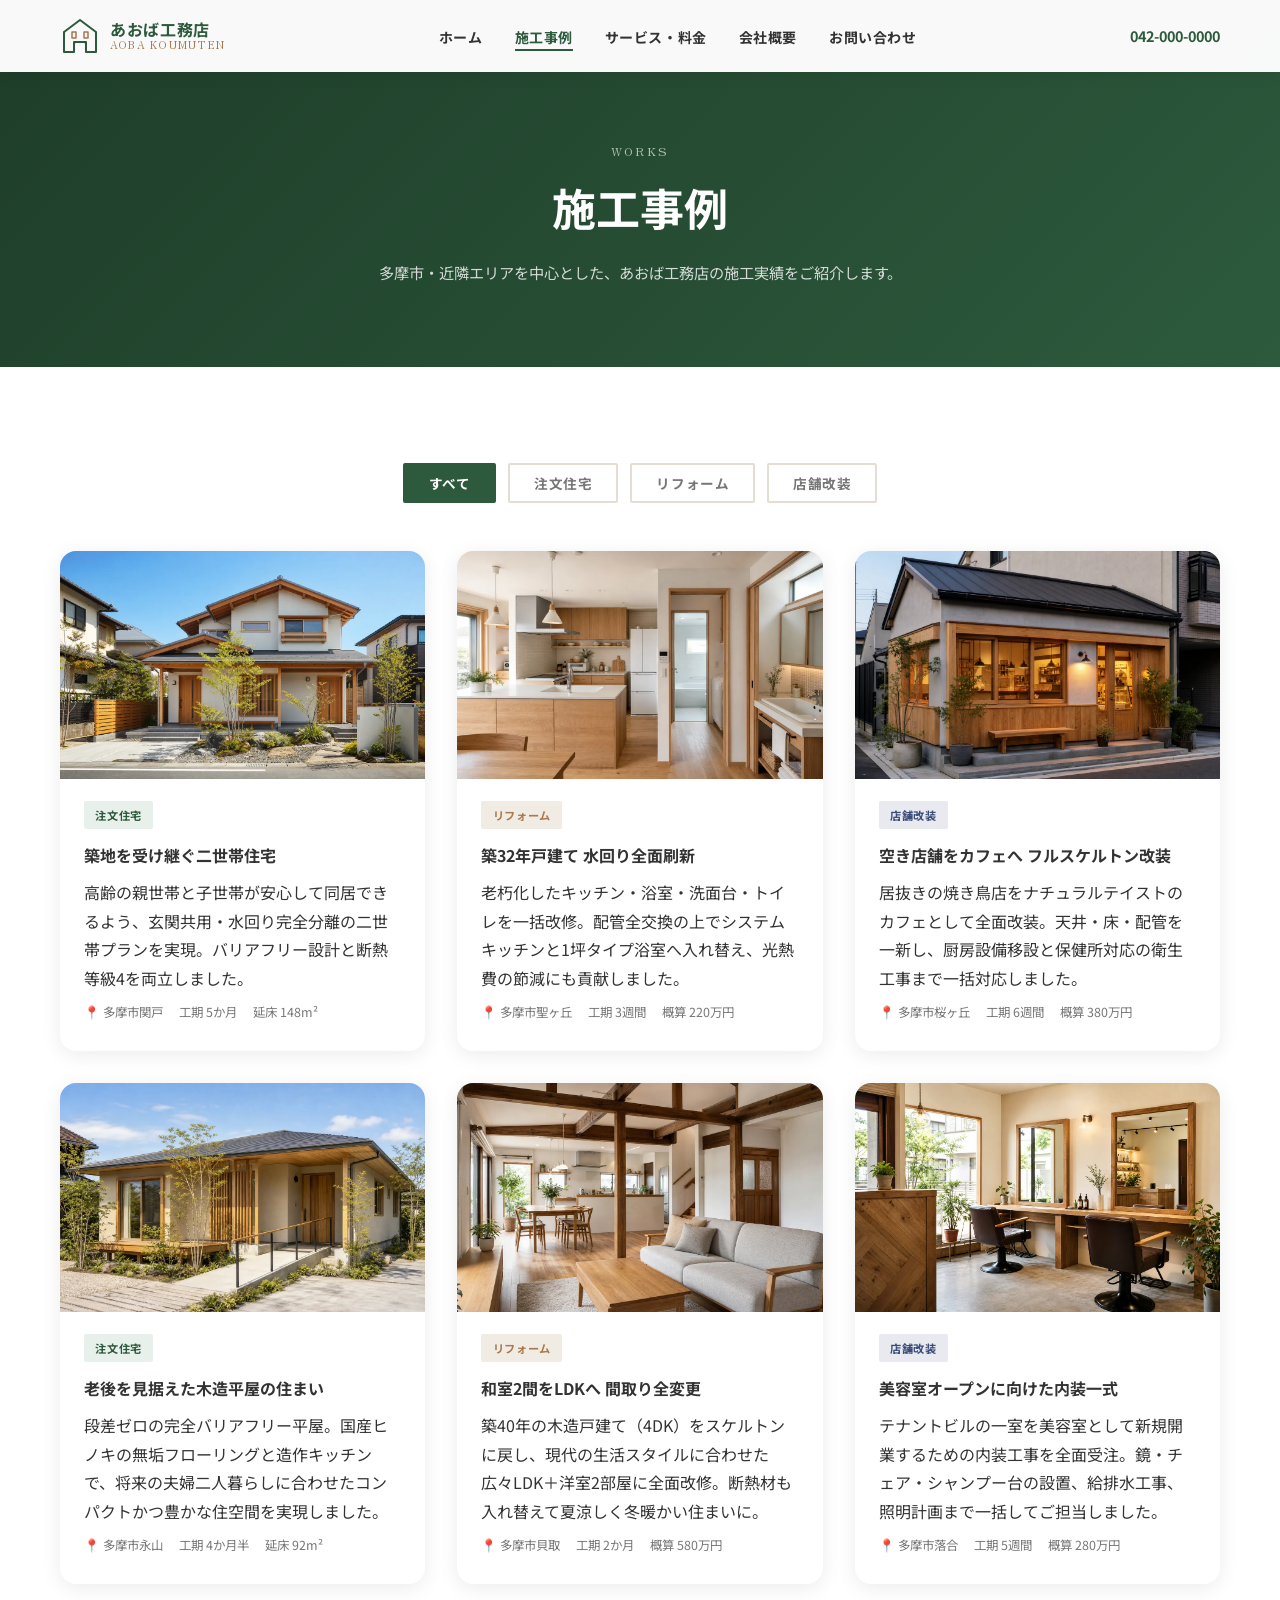
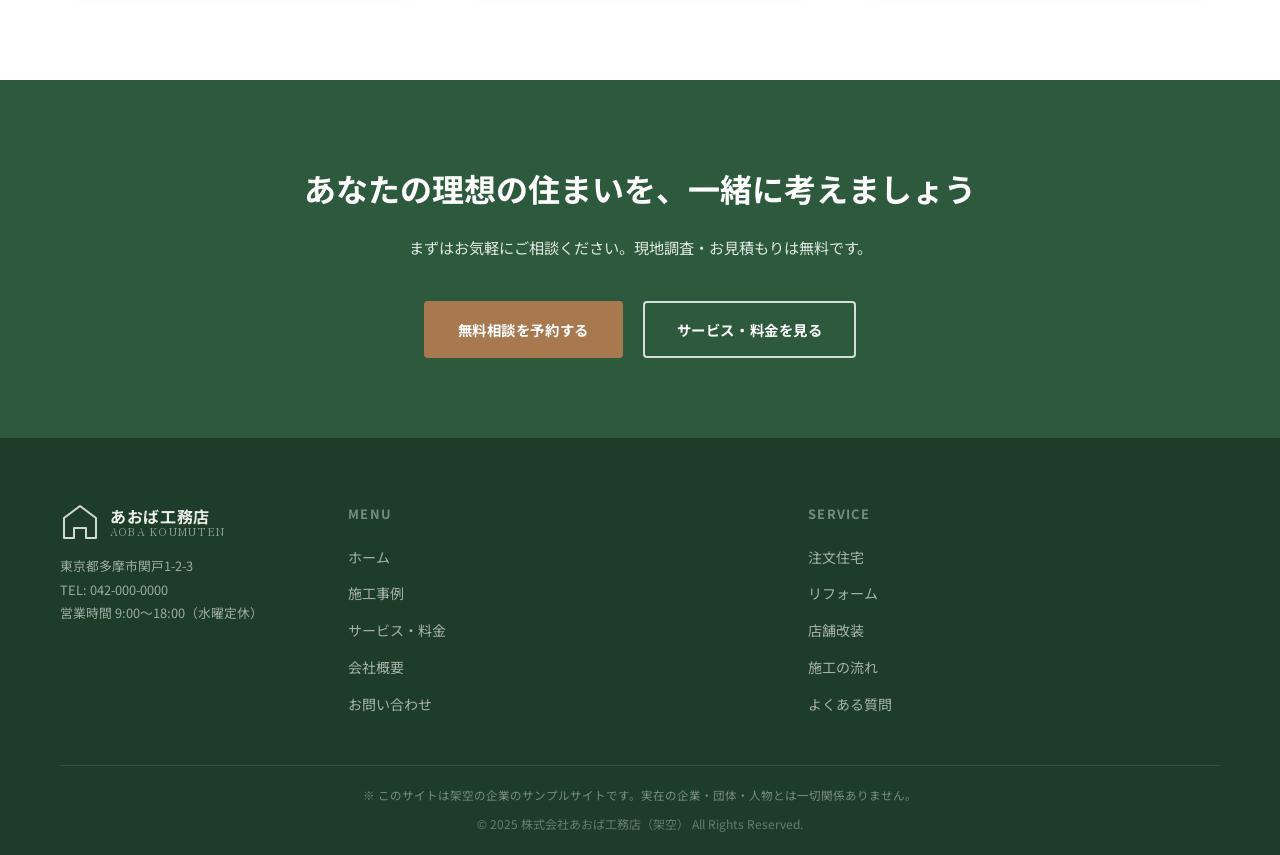
<file: samples/aoba-koumuten/works.html>
<!DOCTYPE html>
<html lang="ja">
<head>
  <meta charset="UTF-8">
  <meta name="viewport" content="width=device-width, initial-scale=1.0">
  <title>施工事例 | 株式会社あおば工務店</title>
  <meta name="description" content="あおば工務店の施工事例一覧。注文住宅・リフォーム・店舗改装、多摩市・近隣エリアでの実績をご覧ください。">
  <link rel="stylesheet" href="css/style.css">
  <link rel="preconnect" href="https://fonts.googleapis.com">
  <link rel="preconnect" href="https://fonts.gstatic.com" crossorigin>
  <link href="https://fonts.googleapis.com/css2?family=Noto+Sans+JP:wght@400;700&family=Zen+Old+Mincho:wght@400;700&display=swap" rel="stylesheet">
</head>
<body>

<!-- ===================== HEADER ===================== -->
<header id="site-header">
  <div class="header-inner">
    <a href="index.html" class="site-logo">
      <svg class="logo-icon" viewBox="0 0 40 40" fill="none" xmlns="http://www.w3.org/2000/svg" aria-hidden="true">
        <path class="icon-stroke" d="M20 4L36 16V36H26V26H14V36H4V16L20 4Z" stroke="#2d5a3d" stroke-width="2" stroke-linejoin="round"/>
        <path class="icon-stroke" d="M14 36V28C14 26.895 14.895 26 16 26H24C25.105 26 26 26.895 26 28V36" stroke="#2d5a3d" stroke-width="2" stroke-linejoin="round"/>
        <path class="icon-stroke" d="M12 16H16V22H12V16Z" stroke="#a8784f" stroke-width="1.5" stroke-linejoin="round"/>
        <path class="icon-stroke" d="M24 16H28V22H24V16Z" stroke="#a8784f" stroke-width="1.5" stroke-linejoin="round"/>
      </svg>
      <span class="logo-text">
        <span class="name">あおば工務店</span>
        <span class="sub">AOBA KOUMUTEN</span>
      </span>
    </a>

    <nav class="global-nav" aria-label="グローバルナビゲーション">
      <ul>
        <li><a href="index.html">ホーム</a></li>
        <li><a href="works.html" aria-current="page">施工事例</a></li>
        <li><a href="services.html">サービス・料金</a></li>
        <li><a href="about.html">会社概要</a></li>
        <li><a href="contact.html">お問い合わせ</a></li>
      </ul>
    </nav>

    <div class="header-cta">
      <span class="header-tel">042-000-0000</span>
    </div>

    <button class="hamburger" aria-label="メニューを開く" aria-expanded="false">
      <span></span><span></span><span></span>
    </button>
  </div>
</header>

<nav class="mobile-nav" aria-label="モバイルナビゲーション">
  <ul>
    <li><a href="index.html">ホーム</a></li>
    <li><a href="works.html" aria-current="page">施工事例</a></li>
    <li><a href="services.html">サービス・料金</a></li>
    <li><a href="about.html">会社概要</a></li>
    <li><a href="contact.html">お問い合わせ</a></li>
  </ul>
  <p class="mobile-nav-tel">☎ 042-000-0000</p>
</nav>

<main>

<!-- ===================== PAGE HERO ===================== -->
<div class="page-hero">
  <div class="container">
    <span class="label-en">WORKS</span>
    <h1>施工事例</h1>
    <p>多摩市・近隣エリアを中心とした、あおば工務店の施工実績をご紹介します。</p>
  </div>
</div>

<!-- ===================== WORKS LIST ===================== -->
<section>
  <div class="container">

    <!-- フィルタボタン -->
    <div class="filter-wrap" role="group" aria-label="カテゴリで絞り込む">
      <button class="filter-btn active" data-filter="all">すべて</button>
      <button class="filter-btn" data-filter="jyutaku">注文住宅</button>
      <button class="filter-btn" data-filter="reform">リフォーム</button>
      <button class="filter-btn" data-filter="tenpo">店舗改装</button>
    </div>

    <div class="works-grid">

      <!-- 事例1: 注文住宅 -->
      <article class="work-card reveal" data-category="jyutaku">
        <img class="work-thumb" src="../../assets/img/aoba-koumuten/work-house.webp" alt="木の外観が印象的な二世帯住宅の施工写真風イメージ" loading="lazy">
        <div class="work-body">
          <span class="work-tag tag-jyutaku">注文住宅</span>
          <h3>築地を受け継ぐ二世帯住宅</h3>
          <p>高齢の親世帯と子世帯が安心して同居できるよう、玄関共用・水回り完全分離の二世帯プランを実現。バリアフリー設計と断熱等級4を両立しました。</p>
          <ul class="work-meta">
            <li>📍 多摩市関戸</li>
            <li>工期 5か月</li>
            <li>延床 148m²</li>
          </ul>
        </div>
      </article>

      <!-- 事例2: リフォーム -->
      <article class="work-card reveal" data-category="reform">
        <img class="work-thumb" src="../../assets/img/aoba-koumuten/work-renovation.webp" alt="木の質感を活かした水回りリフォームの施工写真風イメージ" loading="lazy">
        <div class="work-body">
          <span class="work-tag tag-reform">リフォーム</span>
          <h3>築32年戸建て 水回り全面刷新</h3>
          <p>老朽化したキッチン・浴室・洗面台・トイレを一括改修。配管全交換の上でシステムキッチンと1坪タイプ浴室へ入れ替え、光熱費の節減にも貢献しました。</p>
          <ul class="work-meta">
            <li>📍 多摩市聖ヶ丘</li>
            <li>工期 3週間</li>
            <li>概算 220万円</li>
          </ul>
        </div>
      </article>

      <!-- 事例3: 店舗改装 -->
      <article class="work-card reveal" data-category="tenpo">
        <img class="work-thumb" src="../../assets/img/aoba-koumuten/work-cafe.webp" alt="木の外装で改装したカフェ店舗の施工写真風イメージ" loading="lazy">
        <div class="work-body">
          <span class="work-tag tag-tenpo">店舗改装</span>
          <h3>空き店舗をカフェへ フルスケルトン改装</h3>
          <p>居抜きの焼き鳥店をナチュラルテイストのカフェとして全面改装。天井・床・配管を一新し、厨房設備移設と保健所対応の衛生工事まで一括対応しました。</p>
          <ul class="work-meta">
            <li>📍 多摩市桜ヶ丘</li>
            <li>工期 6週間</li>
            <li>概算 380万円</li>
          </ul>
        </div>
      </article>

      <!-- 事例4: 注文住宅 -->
      <article class="work-card reveal" data-category="jyutaku">
        <img class="work-thumb" src="../../assets/img/aoba-koumuten/work-senior-house.webp" alt="平屋住宅とバリアフリー玄関の施工写真風イメージ" loading="lazy">
        <div class="work-body">
          <span class="work-tag tag-jyutaku">注文住宅</span>
          <h3>老後を見据えた木造平屋の住まい</h3>
          <p>段差ゼロの完全バリアフリー平屋。国産ヒノキの無垢フローリングと造作キッチンで、将来の夫婦二人暮らしに合わせたコンパクトかつ豊かな住空間を実現しました。</p>
          <ul class="work-meta">
            <li>📍 多摩市永山</li>
            <li>工期 4か月半</li>
            <li>延床 92m²</li>
          </ul>
        </div>
      </article>

      <!-- 事例5: リフォーム -->
      <article class="work-card reveal" data-category="reform">
        <img class="work-thumb" src="../../assets/img/aoba-koumuten/work-full-renovation.webp" alt="梁を活かしたフルリノベーションの施工写真風イメージ" loading="lazy">
        <div class="work-body">
          <span class="work-tag tag-reform">リフォーム</span>
          <h3>和室2間をLDKへ 間取り全変更</h3>
          <p>築40年の木造戸建て（4DK）をスケルトンに戻し、現代の生活スタイルに合わせた広々LDK＋洋室2部屋に全面改修。断熱材も入れ替えて夏涼しく冬暖かい住まいに。</p>
          <ul class="work-meta">
            <li>📍 多摩市貝取</li>
            <li>工期 2か月</li>
            <li>概算 580万円</li>
          </ul>
        </div>
      </article>

      <!-- 事例6: 店舗改装 -->
      <article class="work-card reveal" data-category="tenpo">
        <img class="work-thumb" src="../../assets/img/aoba-koumuten/work-salon.webp" alt="木の内装で改装した美容室の施工写真風イメージ" loading="lazy">
        <div class="work-body">
          <span class="work-tag tag-tenpo">店舗改装</span>
          <h3>美容室オープンに向けた内装一式</h3>
          <p>テナントビルの一室を美容室として新規開業するための内装工事を全面受注。鏡・チェア・シャンプー台の設置、給排水工事、照明計画まで一括してご担当しました。</p>
          <ul class="work-meta">
            <li>📍 多摩市落合</li>
            <li>工期 5週間</li>
            <li>概算 280万円</li>
          </ul>
        </div>
      </article>

    </div><!-- /works-grid -->
  </div>
</section>

<!-- ===================== CTA BAND ===================== -->
<section class="cta-band">
  <div class="container">
    <h2>あなたの理想の住まいを、一緒に考えましょう</h2>
    <p>まずはお気軽にご相談ください。現地調査・お見積もりは無料です。</p>
    <div class="cta-buttons">
      <a href="contact.html" class="btn btn-brown">無料相談を予約する</a>
      <a href="services.html" class="btn btn-outline">サービス・料金を見る</a>
    </div>
  </div>
</section>

</main>

<!-- ===================== FOOTER ===================== -->
<footer class="site-footer">
  <div class="container">
    <div class="footer-inner">
      <div class="footer-brand">
        <a href="index.html" class="site-logo" style="margin-bottom:.75rem;">
          <svg class="logo-icon" viewBox="0 0 40 40" fill="none" xmlns="http://www.w3.org/2000/svg" aria-hidden="true">
            <path class="icon-stroke" d="M20 4L36 16V36H26V26H14V36H4V16L20 4Z" stroke="rgba(255,255,255,0.8)" stroke-width="2" stroke-linejoin="round"/>
          </svg>
          <span class="logo-text">
            <span class="name" style="color:rgba(255,255,255,.9)">あおば工務店</span>
            <span class="sub" style="color:rgba(255,255,255,.5)">AOBA KOUMUTEN</span>
          </span>
        </a>
        <p>東京都多摩市関戸1-2-3<br>TEL: 042-000-0000<br>営業時間 9:00〜18:00（水曜定休）</p>
      </div>

      <nav class="footer-nav" aria-label="フッターナビゲーション">
        <h4>MENU</h4>
        <ul>
          <li><a href="index.html">ホーム</a></li>
          <li><a href="works.html">施工事例</a></li>
          <li><a href="services.html">サービス・料金</a></li>
          <li><a href="about.html">会社概要</a></li>
          <li><a href="contact.html">お問い合わせ</a></li>
        </ul>
      </nav>

      <nav class="footer-nav" aria-label="サービスナビゲーション">
        <h4>SERVICE</h4>
        <ul>
          <li><a href="services.html#jyutaku">注文住宅</a></li>
          <li><a href="services.html#reform">リフォーム</a></li>
          <li><a href="services.html#tenpo">店舗改装</a></li>
          <li><a href="services.html#flow">施工の流れ</a></li>
          <li><a href="services.html#faq">よくある質問</a></li>
        </ul>
      </nav>
    </div>

    <div class="footer-bottom">
      <p class="footer-disclaimer">※ このサイトは架空の企業のサンプルサイトです。実在の企業・団体・人物とは一切関係ありません。</p>
      <p class="footer-copy">&copy; 2025 株式会社あおば工務店（架空） All Rights Reserved.</p>
    </div>
  </div>
</footer>

<script src="js/main.js"></script>
</body>
</html>
</file>
<file: css/style.css>
/* =========================================================
   佐野佑一郎 / AI仕組み化パートナー — ポートフォリオ v5
   方針: Apple系の余白・大きな見出し・中央寄せ・白/グレーの交互リズム
        色味は据え置き / 角丸は控えめ / ボタンは影+枠で視認
   ========================================================= */
:root {
  --ink:        #16202b;
  --gray:       #5a6671;
  --line:       #e4e8ec;
  --line-2:     #c9d2d9;
  --bg:         #ffffff;
  --bg-soft:    #f5f5f7;   /* Apple系のニュートラルグレー */
  --accent:     #1a818f;
  --accent-d:   #0f5f6b;
  --accent-l:   #eef6f7;
  --maxw:       1080px;
  --radius:     6px;
}

* { box-sizing: border-box; }
html { scroll-behavior: smooth; }
body {
  margin: 0;
  font-family: "Noto Sans JP", -apple-system, BlinkMacSystemFont, "Segoe UI", sans-serif;
  color: var(--ink);
  background: var(--bg);
  line-height: 1.85;
  font-size: 16px;
  letter-spacing: .01em;
  -webkit-font-smoothing: antialiased;
}
a { color: var(--accent-d); text-decoration: none; }
a:hover { color: var(--accent); }
.wrap { max-width: var(--maxw); margin: 0 auto; padding: 0 32px; }

/* ---------- ヘッダー ---------- */
.site-header {
  position: sticky; top: 0; z-index: 30;
  background: rgba(255,255,255,.82);
  backdrop-filter: saturate(180%) blur(16px);
  border-bottom: 1px solid var(--line);
}
.site-header .wrap { display:flex; align-items:center; justify-content:space-between; height:62px; }
.brand { font-weight:700; font-size:1.02rem; letter-spacing:-.01em; }
.brand small { display:block; font-weight:400; font-size:.71rem; color:var(--gray); letter-spacing:.02em; }
.nav a { color:var(--ink); font-size:.86rem; font-weight:500; margin-left:28px; letter-spacing:.01em; }
.nav a:hover { color:var(--accent); }
.nav .nav-cta { color:var(--accent-d); font-weight:700; }
@media (max-width: 720px){ .nav { display:none; } }

/* ---------- ヒーロー（中央寄せ・大きく・余白広め） ---------- */
.hero {
  padding: 132px 0 120px; text-align:center;
  position: relative; overflow: hidden;
  background: linear-gradient(180deg, #eef7f8 0%, #f6fbfb 42%, #ffffff 100%);
  border-bottom: 1px solid var(--line);
}
/* 漂うオーロラ光（回遊するブロブ） */
.hero-bg { position:absolute; inset:0; z-index:0; overflow:hidden; pointer-events:none; }
.hero-bg .blob {
  position:absolute; border-radius:50%; filter:blur(60px); opacity:.9;
  will-change:transform; mix-blend-mode:multiply;
}
/* 位置と動きは JS が制御（完全ランダム回遊）。translate原点は左上。 */
.hero-bg .blob { left:0; top:0; transform: translate(0,0); }
.hero-bg .b1 {
  width:60vw; max-width:780px; aspect-ratio:1;
  background: radial-gradient(circle, rgba(26,129,143,.46), transparent 70%);
}
.hero-bg .b2 {
  width:54vw; max-width:720px; aspect-ratio:1;
  background: radial-gradient(circle, rgba(69,179,191,.44), transparent 70%);
}
.hero-bg .b3 {
  width:52vw; max-width:660px; aspect-ratio:1;
  background: radial-gradient(circle, rgba(15,95,107,.38), transparent 70%);
}
.hero-bg .b4 {
  width:42vw; max-width:540px; aspect-ratio:1;
  background: radial-gradient(circle, rgba(99,205,214,.44), transparent 70%);
}
.hero > .wrap { position: relative; z-index: 1; }

/* 登場アニメ（下からふわっと・順番に） */
@keyframes heroRise {
  from { opacity:0; transform: translateY(20px); }
  to   { opacity:1; transform: translateY(0); }
}
.hero h1, .hero .lead, .hero .cta, .hero .trust {
  opacity:0; animation: heroRise .8s cubic-bezier(.2,.7,.2,1) forwards;
}
.hero h1    { animation-delay:.10s; }
.hero .lead { animation-delay:.28s; }
.hero .cta  { animation-delay:.46s; }
.hero .trust{ animation-delay:.62s; }

@media (prefers-reduced-motion: reduce) {
  .hero-bg .blob, .hero h1 .hl { animation:none; }
  .hero h1, .hero .lead, .hero .cta, .hero .trust { opacity:1; animation:none; }
}
.hero h1 {
  font-size: clamp(2.3rem, 6vw, 3.6rem); line-height:1.28; font-weight:700;
  margin:0 0 22px; letter-spacing:-.025em;
}
.hero h1 .hl {
  background: linear-gradient(90deg, var(--accent-d) 0%, #46b3bf 50%, var(--accent-d) 100%);
  background-size: 200% 100%;
  -webkit-background-clip: text; background-clip: text;
  color: transparent;
  animation: hlSweep 6s linear infinite;
}
@keyframes hlSweep { to { background-position: 200% 0; } }
.hero .lead { font-size:1.16rem; color:var(--gray); max-width:640px; margin:0 auto 38px; line-height:1.8; }
.hero .cta { display:flex; gap:16px; flex-wrap:wrap; align-items:center; justify-content:center; }
.hero .trust { margin-top:30px; font-size:.86rem; color:var(--gray); }
.hero .trust b { color:var(--ink); font-weight:700; }

/* ---------- ボタン（影 + 枠 + コントラスト） ---------- */
.btn {
  display:inline-flex; align-items:center; gap:9px;
  padding:14px 32px; border-radius:8px; font-weight:700; font-size:.96rem;
  border:1.5px solid transparent; cursor:pointer; transition:.18s; letter-spacing:.01em;
}
.btn .ar { transition: transform .18s; }
.btn:hover .ar { transform: translateX(3px); }
.btn-primary {
  background: var(--accent); color:#fff; border-color: var(--accent-d);
  box-shadow: 0 6px 18px rgba(26,129,143,.30);
}
.btn-primary:hover { background: var(--accent-d); color:#fff; box-shadow: 0 10px 26px rgba(26,129,143,.38); transform: translateY(-2px); }
.btn-secondary {
  background:#fff; color: var(--ink); border-color: var(--ink);
  box-shadow: 0 2px 12px rgba(22,32,43,.10);
}
.btn-secondary:hover { background: var(--ink); color:#fff; box-shadow: 0 8px 20px rgba(22,32,43,.22); transform: translateY(-2px); }
/* 定期的にキラッと光るボタン（サンプルを見る） */
.hero .btn-secondary { position:relative; overflow:hidden; isolation:isolate; }
.hero .btn-secondary::after {
  content:""; position:absolute; top:0; bottom:0; left:-160%; width:55%;
  background: linear-gradient(100deg, transparent 0%, rgba(70,179,191,.15) 35%, rgba(255,255,255,.95) 50%, rgba(70,179,191,.15) 65%, transparent 100%);
  transform: skewX(-22deg); pointer-events:none; z-index:2;
  animation: btnShine 5s ease-in-out infinite;
}
@keyframes btnShine {
  0%   { left:-160%; }
  12%  { left:160%; }
  100% { left:160%; }
}
@media (prefers-reduced-motion: reduce) {
  .hero .btn-secondary::after { animation:none; display:none; }
}

/* ---------- セクション共通（中央寄せの導入見出し・余白広め） ---------- */
section { padding: 108px 0; }
section.alt { background: var(--bg-soft); }
.sec-head { margin: 0 auto 56px; max-width:680px; text-align:center; }
.sec-head .bar { width:40px; height:3px; background:var(--accent); margin:0 auto 20px; border-radius:2px; }
.sec-head h2 { font-size: clamp(1.7rem, 3.2vw, 2.2rem); line-height:1.32; margin:0 0 14px; font-weight:700; letter-spacing:-.02em; }
.sec-head p { color:var(--gray); margin:0; font-size:1.0rem; }

/* ---------- 実績（罫線グリッド・数字主役・箱なし） ---------- */
.metrics { display:grid; grid-template-columns: repeat(3,1fr); border-top:2px solid var(--ink); }
@media (max-width: 760px){ .metrics { grid-template-columns:1fr; } }
.metric { padding:32px 30px 34px 0; border-bottom:1px solid var(--line); }
.metric + .metric { border-left:1px solid var(--line); padding-left:30px; }
@media (max-width: 760px){ .metric{ padding:26px 0; } .metric + .metric{ padding-left:0; border-left:none; } }
.metric .tool { font-size:.8rem; font-weight:700; color:var(--accent-d); letter-spacing:.01em; }
.metric .ba { display:flex; align-items:baseline; gap:10px; margin:16px 0 6px; flex-wrap:wrap; }
.metric .before { color:#9aa4ad; text-decoration:line-through; font-size:.92rem; }
.metric .arrow { color:var(--accent); font-weight:700; }
.metric .after { font-size:2.1rem; font-weight:700; color:#d6453f; letter-spacing:-.02em; }
.metric .desc { font-size:.86rem; color:var(--gray); margin-top:6px; line-height:1.8; }
.metric .note { font-size:.74rem; color:#a7b0b8; margin-top:12px; }

/* ---------- できること（番号組版・罫線・箱なし） ---------- */
.cases { display:grid; grid-template-columns: repeat(2,1fr); column-gap:56px; }
@media (max-width: 640px){ .cases { grid-template-columns:1fr; column-gap:0; } }
.case { display:flex; gap:22px; align-items:flex-start; padding:30px 0; border-top:1px solid var(--line-2); }
.case .no { flex:0 0 auto; font-size:1.1rem; font-weight:700; color:var(--accent); letter-spacing:.02em; min-width:28px; padding-top:2px; }
.case h3 { font-size:1.08rem; margin:0 0 6px; font-weight:700; letter-spacing:-.01em; }
.case p { font-size:.9rem; color:var(--gray); margin:0; line-height:1.8; }

/* ---------- 制作サンプル（控えめな角丸カード） ---------- */
.works { display:grid; grid-template-columns: repeat(2,1fr); gap:28px; }
.works.cols-3 { grid-template-columns: repeat(3,1fr); gap:24px; }
@media (max-width: 880px){ .works.cols-3 { grid-template-columns: repeat(2,1fr); } }
@media (max-width: 640px){ .works, .works.cols-3 { grid-template-columns:1fr; } }
.works.cols-3 .work-thumb { height:150px; }
.work-card {
  display:block; background:#fff; border:1px solid var(--line); border-radius:var(--radius);
  overflow:hidden; transition:.2s; color:inherit;
}
.work-card:hover { border-color:var(--accent); transform:translateY(-4px); box-shadow:0 16px 36px rgba(22,32,43,.12); }
.work-thumb {
  height:200px; position:relative;
  background:linear-gradient(120deg, var(--accent-d), #45b3bf);
  display:flex; align-items:center; justify-content:center; color:#fff;
}
.work-thumb img {
  width:100%;
  height:100%;
  object-fit:cover;
  display:block;
}
.work-thumb::after{ content:""; position:absolute; left:0; bottom:0; width:100%; height:3px; background:rgba(255,255,255,.5); }
.work-thumb .label { font-size:1.3rem; font-weight:700; letter-spacing:.05em; }
.work-body { padding:26px 28px; }
.work-body .tag { font-size:.74rem; font-weight:700; color:var(--accent-d); letter-spacing:.02em; }
.work-body h3 { font-size:1.1rem; margin:8px 0 7px; font-weight:700; letter-spacing:-.01em; }
.work-body p { font-size:.88rem; color:var(--gray); margin:0 0 14px; line-height:1.8; }
.work-body .more { font-size:.88rem; font-weight:700; color:var(--accent-d); display:inline-flex; gap:6px; align-items:center; }
.work-card:hover .more .ar { transform:translateX(3px); }
.work-card.placeholder { background:var(--bg); }
.work-card.placeholder:hover { transform:none; box-shadow:none; border-color:var(--line); }
.work-card.placeholder .work-thumb { background:#eef1f4; color:#aab3bb; }
.work-card.placeholder .work-thumb::after{ background:#dfe4e8; }

/* ---------- プロフィール ---------- */
.profile { display:grid; grid-template-columns: 1.4fr 1fr; gap:56px; align-items:start; max-width:920px; margin:0 auto; }
@media (max-width: 760px){ .profile { grid-template-columns:1fr; gap:34px; } }
.profile p { margin:0 0 17px; color:#33404c; font-size:1.0rem; }
.profile .facts { border:1px solid var(--line); border-top:2px solid var(--ink); border-radius:var(--radius); padding:6px 30px; background:#fff; }
.profile .facts dl { margin:0; }
.profile .facts dt { font-size:.74rem; font-weight:700; color:var(--accent-d); letter-spacing:.02em; padding-top:20px; }
.profile .facts dd { margin:5px 0 20px; font-size:.93rem; color:var(--ink); border-bottom:1px solid var(--line); padding-bottom:20px; }
.profile .facts .row:last-child dd { border-bottom:none; }
.profile .profile-head { display:flex; align-items:center; gap:18px; margin:0 0 22px; }
.profile .profile-photo { width:96px; height:96px; border-radius:50%; object-fit:cover; flex:0 0 auto; box-shadow:0 6px 18px rgba(22,32,43,.14); }
.profile .profile-name { display:flex; flex-direction:column; line-height:1.45; }
.profile .profile-name strong { font-size:1.15rem; font-weight:700; letter-spacing:-.01em; }
.profile .profile-name span { font-size:.82rem; color:var(--gray); }

/* ---------- 締めCTAバンド ---------- */
.cta-band { background:var(--accent-l); text-align:center; padding:96px 0; border-top:1px solid #d8e9ea; }
.cta-band h2 { font-size: clamp(1.6rem, 3vw, 2rem); margin:0 0 14px; font-weight:700; color:var(--ink); letter-spacing:-.02em; }
.cta-band p { color:var(--gray); margin:0 0 34px; font-size:1.0rem; }
.cta-band .links { display:flex; gap:16px; justify-content:center; flex-wrap:wrap; }

/* ---------- フッター ---------- */
.site-footer { border-top:1px solid var(--line); padding:36px 0; color:var(--gray); font-size:.8rem; text-align:center; }
.site-footer a { color:var(--gray); margin:0 10px; }
</file>
<file: css/case.css>
/* =========================================================
   ケーススタディ／メソッド ページ 共通スタイル
   ポートフォリオ本体（style.css）とトークンを揃える
   ========================================================= */
:root{
  --ink:#16202b; --gray:#5a6671; --line:#e4e8ec; --line-2:#c9d2d9;
  --bg:#ffffff; --bg-soft:#f5f5f7;
  --accent:#1a818f; --accent-d:#0f5f6b; --accent-l:#eef6f7;
  --maxw:880px; --radius:6px;
}
*{box-sizing:border-box;}
html{scroll-behavior:smooth;}
body{
  margin:0; font-family:"Noto Sans JP",-apple-system,BlinkMacSystemFont,"Segoe UI",sans-serif;
  color:var(--ink); background:var(--bg); line-height:1.9; font-size:16px; letter-spacing:.01em;
  -webkit-font-smoothing:antialiased;
}
a{color:var(--accent-d); text-decoration:none;} a:hover{color:var(--accent);}
.wrap{max-width:var(--maxw); margin:0 auto; padding:0 28px;}

/* ヘッダー */
.site-header{position:sticky; top:0; z-index:30; background:rgba(255,255,255,.85);
  backdrop-filter:saturate(180%) blur(14px); border-bottom:1px solid var(--line);}
.site-header .wrap{display:flex; align-items:center; justify-content:space-between; height:60px;}
.brand{font-weight:700; font-size:1rem; letter-spacing:-.01em; color:var(--ink);}
.brand small{display:block; font-weight:400; font-size:.68rem; color:var(--gray);}
.back{font-size:.86rem; font-weight:600; color:var(--gray);}
.back:hover{color:var(--accent);}

/* ヒーロー */
.case-hero{background:linear-gradient(180deg,var(--accent-l),#fff 80%); border-bottom:1px solid var(--line);
  padding:64px 0 56px;}
.case-hero .tag{display:inline-block; font-size:.74rem; font-weight:700; color:#fff; background:var(--accent);
  padding:5px 13px; border-radius:999px; letter-spacing:.03em;}
.case-hero h1{font-size:clamp(1.7rem,4vw,2.4rem); line-height:1.34; margin:18px 0 14px; font-weight:700; letter-spacing:-.02em;}
.case-hero .summary{font-size:1.04rem; color:var(--gray); max-width:680px; margin:0;}
.case-hero .meta{display:flex; gap:28px; flex-wrap:wrap; margin-top:26px; padding-top:22px; border-top:1px solid var(--line);}
.case-hero .meta .k{font-size:.72rem; font-weight:700; color:var(--accent-d); letter-spacing:.03em;}
.case-hero .meta .v{font-size:.92rem; font-weight:700;}

/* セクション */
.case-sec{padding:60px 0;}
.case-sec.alt{background:var(--bg-soft);}
.case-sec .bar{width:38px; height:3px; background:var(--accent); margin-bottom:16px;}
.case-sec h2{font-size:1.4rem; margin:0 0 10px; font-weight:700; letter-spacing:-.01em;}
.case-sec h2 + .lead{color:var(--gray); margin:0 0 28px; font-size:.96rem;}
.case-sec p{color:#33404c;}
.case-sec ul{padding-left:1.2em; color:#33404c;}
.case-sec li{margin:6px 0;}

/* フロー図 */
.flow{display:flex; align-items:stretch; gap:0; flex-wrap:wrap; margin-top:10px;}
.flow-step{flex:1 1 0; min-width:120px; background:#fff; border:1px solid var(--line); border-top:3px solid var(--accent);
  border-radius:var(--radius); padding:18px 16px; text-align:center;}
.flow-step .n{font-size:.72rem; font-weight:700; color:var(--accent); letter-spacing:.05em;}
.flow-step .t{font-size:.96rem; font-weight:700; margin:6px 0 4px;}
.flow-step .d{font-size:.78rem; color:var(--gray); line-height:1.65;}
.flow-arrow{display:flex; align-items:center; justify-content:center; color:var(--accent); font-weight:700; padding:0 8px; font-size:1.1rem;}
@media (max-width:640px){ .flow{flex-direction:column;} .flow-arrow{transform:rotate(90deg); padding:6px 0;} }

/* before/after */
.ba-grid{display:grid; grid-template-columns:1fr auto 1fr; align-items:center; gap:20px; margin-top:10px;}
@media (max-width:640px){ .ba-grid{grid-template-columns:1fr; } .ba-grid .ba-mid{transform:rotate(90deg);} }
.ba-card{background:#fff; border:1px solid var(--line); border-radius:var(--radius); padding:24px; text-align:center;}
.ba-card.after{border-color:var(--accent); box-shadow:0 8px 22px rgba(26,129,143,.12);}
.ba-card .lbl{font-size:.74rem; font-weight:700; letter-spacing:.04em; color:var(--gray);}
.ba-card.after .lbl{color:var(--accent-d);}
.ba-card .big{font-size:2rem; font-weight:700; margin:8px 0 2px; letter-spacing:-.02em;}
.ba-card .sub{font-size:.82rem; color:var(--gray);}
.ba-mid{font-size:1.6rem; color:var(--accent); font-weight:700; text-align:center;}

/* 数値ハイライト行 */
.stat-row{display:grid; grid-template-columns:repeat(3,1fr); border-top:2px solid var(--ink); margin-top:24px;}
@media (max-width:640px){ .stat-row{grid-template-columns:1fr;} }
.stat{padding:22px 20px 24px 0; border-bottom:1px solid var(--line);}
.stat + .stat{border-left:1px solid var(--line); padding-left:22px;}
@media (max-width:640px){ .stat{padding:18px 0;} .stat + .stat{padding-left:0; border-left:none;} }
.stat .v{font-size:1.7rem; font-weight:700; letter-spacing:-.02em;}
.stat .k{font-size:.8rem; color:var(--gray); margin-top:2px;}

/* チップ */
.chips{display:flex; gap:10px; flex-wrap:wrap;}
.chip{font-size:.82rem; font-weight:600; color:var(--accent-d); background:var(--accent-l);
  border:1px solid #d7eaec; padding:7px 14px; border-radius:999px;}

/* 設計シート（カード） */
.sheets{display:grid; grid-template-columns:repeat(2,1fr); gap:20px;}
@media (max-width:640px){ .sheets{grid-template-columns:1fr;} }
.sheet{background:#fff; border:1px solid var(--line); border-radius:var(--radius); padding:24px;}
.sheet h3{margin:0 0 8px; font-size:1.05rem; font-weight:700;}
.sheet p{font-size:.88rem; color:var(--gray); margin:0 0 12px;}
.sheet table{width:100%; border-collapse:collapse; font-size:.84rem;}
.sheet th,.sheet td{text-align:left; padding:8px 10px; border-bottom:1px solid var(--line); vertical-align:top;}
.sheet th{color:var(--accent-d); font-weight:700; white-space:nowrap; width:34%;}
.sheet td{color:#33404c;}

/* インタラクティブ・シミュレーター */
.sim{background:#fff; border:1px solid var(--line); border-top:3px solid var(--accent); border-radius:var(--radius);
  padding:28px; margin-top:10px;}
.sim .sim-grid{display:grid; grid-template-columns:repeat(3,1fr); gap:20px;}
@media (max-width:640px){ .sim .sim-grid{grid-template-columns:1fr;} }
.sim label{display:block; font-size:.82rem; font-weight:700; color:var(--ink); margin-bottom:6px;}
.sim .unit{font-size:.74rem; color:var(--gray); font-weight:400;}
.sim input[type=range]{width:100%; accent-color:var(--accent);}
.sim .val{font-size:1.3rem; font-weight:700; color:var(--accent-d); letter-spacing:-.01em;}
.sim-out{display:grid; grid-template-columns:repeat(3,1fr); gap:16px; margin-top:26px; padding-top:24px; border-top:1px solid var(--line);}
@media (max-width:640px){ .sim-out{grid-template-columns:1fr;} }
.sim-out .o{background:var(--accent-l); border-radius:var(--radius); padding:18px 16px; text-align:center;}
.sim-out .o .big{font-size:1.7rem; font-weight:700; color:var(--accent-d); letter-spacing:-.02em;}
.sim-out .o .k{font-size:.78rem; color:var(--gray); margin-top:2px;}
.sim .note{font-size:.74rem; color:#a7b0b8; margin:16px 0 0;}

/* CTA / フッター */
.case-foot{background:var(--accent-l); border-top:1px solid #d8e9ea; text-align:center; padding:56px 0;}
.case-foot h2{font-size:1.3rem; margin:0 0 10px; font-weight:700;}
.case-foot p{color:var(--gray); margin:0 0 22px; font-size:.94rem;}
.btn{display:inline-flex; align-items:center; gap:8px; padding:13px 28px; border-radius:8px;
  font-weight:700; font-size:.94rem; border:1.5px solid var(--ink); background:#fff; color:var(--ink);
  box-shadow:0 2px 12px rgba(22,32,43,.1); transition:.16s;}
.btn:hover{background:var(--ink); color:#fff; transform:translateY(-2px);}
.disclaimer{padding:26px 0; border-top:1px solid var(--line); text-align:center; color:var(--gray); font-size:.78rem;}

/* =======================================================
   ROIチェッカー（成果物：効率化が数字で見えるツール）
   ======================================================= */
.roi{background:#fff; border:1px solid var(--line); border-top:3px solid var(--accent); border-radius:var(--radius); padding:28px;}
.roi .preset{display:flex; gap:8px; flex-wrap:wrap; margin-bottom:24px;}
.roi .preset button{font-size:.82rem; font-weight:700; color:var(--accent-d); background:var(--accent-l);
  border:1px solid #d7eaec; padding:8px 14px; border-radius:999px; cursor:pointer; transition:.15s;}
.roi .preset button:hover{border-color:var(--accent);}
.roi .preset button.active{background:var(--accent); color:#fff; border-color:var(--accent-d);}
.roi-grid{display:grid; grid-template-columns:repeat(3,1fr); gap:18px 22px;}
@media (max-width:640px){ .roi-grid{grid-template-columns:1fr;} }
.roi-field label{display:block; font-size:.8rem; font-weight:700; margin-bottom:6px;}
.roi-field .unit{font-size:.72rem; color:var(--gray); font-weight:400;}
.roi-field input[type=number]{width:100%; padding:10px 12px; border:1px solid var(--line-2); border-radius:6px;
  font-size:1rem; font-family:inherit; color:var(--ink); background:#fff;}
.roi-field input[type=number]:focus{outline:none; border-color:var(--accent); box-shadow:0 0 0 3px var(--accent-l);}
.roi-field select{width:100%; padding:10px 12px; border:1px solid var(--line-2); border-radius:6px; font-size:1rem;
  font-family:inherit; color:var(--ink); background:#fff;}

/* before/after 横棒グラフ */
.roi-bars{margin-top:28px; padding-top:24px; border-top:1px solid var(--line);}
.roi-bars .bar-row{display:flex; align-items:center; gap:14px; margin:12px 0;}
.roi-bars .bar-row .lab{flex:0 0 96px; font-size:.82rem; font-weight:700; color:var(--gray);}
.roi-bars .track{flex:1; background:var(--bg-soft); border-radius:6px; overflow:hidden; height:34px; display:flex; align-items:center;}
.roi-bars .fill{height:100%; display:flex; align-items:center; justify-content:flex-end; padding:0 12px;
  color:#fff; font-weight:700; font-size:.86rem; white-space:nowrap; border-radius:6px; transition:width .35s ease;}
.roi-bars .fill.before{background:#9aa4ad;}
.roi-bars .fill.after{background:var(--accent);}

/* 主要アウトプット（回収期間・ROI を強調） */
.roi-out{display:grid; grid-template-columns:repeat(3,1fr); gap:16px; margin-top:24px;}
@media (max-width:640px){ .roi-out{grid-template-columns:1fr;} }
.roi-out .o{background:var(--accent-l); border-radius:var(--radius); padding:18px 16px; text-align:center;}
.roi-out .o.hl{background:var(--accent); }
.roi-out .o .big{font-size:1.7rem; font-weight:700; color:var(--accent-d); letter-spacing:-.02em;}
.roi-out .o.hl .big, .roi-out .o.hl .k{color:#fff;}
.roi-out .o .k{font-size:.78rem; color:var(--gray); margin-top:2px;}
.roi .note{font-size:.74rem; color:#a7b0b8; margin:16px 0 0;}

/* =======================================================
   サムネ案モック（成果物：目で見えるアウトプット）
   ======================================================= */
.thumb-grid{display:grid; grid-template-columns:repeat(3,1fr); gap:20px;}
@media (max-width:760px){ .thumb-grid{grid-template-columns:1fr;} }
.thumb-item .type{font-size:.74rem; font-weight:700; color:var(--accent-d); margin-bottom:8px;}
.thumb-mock{position:relative; aspect-ratio:16/9; border-radius:8px; overflow:hidden;
  display:flex; flex-direction:column; justify-content:center; padding:18px 18px; color:#fff;
  box-shadow:0 8px 20px rgba(22,32,43,.16);}
.thumb-mock .tt{font-weight:700; line-height:1.22; letter-spacing:-.01em; text-shadow:0 2px 8px rgba(0,0,0,.35);}
.thumb-mock .big{font-size:clamp(1.2rem,3.4vw,1.7rem);}
.thumb-mock .accent{color:#ffe14d;}
.thumb-mock .num{font-size:2.6rem; font-weight:800; line-height:1; text-shadow:0 2px 10px rgba(0,0,0,.4);}
.thumb-mock .badge{position:absolute; top:12px; left:12px; font-size:.66rem; font-weight:700; background:rgba(0,0,0,.45);
  padding:3px 9px; border-radius:999px; letter-spacing:.04em;}
.thumb-mock.v1{background:linear-gradient(135deg,#0f5f6b,#1a818f);}
.thumb-mock.v2{background:linear-gradient(135deg,#14303a,#256370);}
.thumb-mock.v3{background:linear-gradient(135deg,#1a818f,#46b3bf);}
.thumb-mock .ba{display:flex; gap:8px; align-items:center; font-size:.95rem; font-weight:700;}
.thumb-mock .ba .chip{background:rgba(255,255,255,.18); padding:3px 10px; border-radius:6px;}
.thumb-item .why{font-size:.82rem; color:var(--gray); margin:10px 0 0; line-height:1.7;}

/* =======================================================
   分析レポート（成果物：測れる）
   ======================================================= */
.report{background:#fff; border:1px solid var(--line); border-radius:var(--radius); padding:26px;}
.report .metric{margin:16px 0;}
.report .metric .top{display:flex; justify-content:space-between; align-items:baseline; margin-bottom:6px;}
.report .metric .name{font-size:.88rem; font-weight:700;}
.report .metric .v{font-size:.95rem; font-weight:700; color:var(--accent-d);}
.report .metric .track{background:var(--bg-soft); border-radius:6px; height:12px; overflow:hidden;}
.report .metric .fill{height:100%; background:var(--accent); border-radius:6px;}
.report .metric .hint{font-size:.74rem; color:var(--gray); margin-top:4px;}
.next{margin-top:24px; padding:20px 22px; background:var(--accent-l); border-radius:var(--radius); border-left:3px solid var(--accent);}
.next h4{margin:0 0 8px; font-size:.92rem; color:var(--accent-d);}
.next ul{margin:0; padding-left:1.2em;} .next li{font-size:.88rem; color:#33404c; margin:5px 0;}

/* =======================================================
   編集可能シート（入力→自動算出／棚卸し・管理シート）
   ======================================================= */
.sheet-tools{display:flex; gap:14px; flex-wrap:wrap; align-items:flex-end; margin-bottom:18px;}
.sheet-tools .roi-field{min-width:170px;}
.xsheet{overflow-x:auto; border:1px solid var(--line); border-radius:var(--radius); background:#fff;}
.xsheet table{width:100%; border-collapse:collapse; font-size:.86rem; min-width:660px;}
.xsheet th{background:var(--bg-soft); color:var(--ink); font-weight:700; font-size:.74rem; text-align:left;
  padding:11px 12px; border-bottom:1px solid var(--line); white-space:nowrap;}
.xsheet th .auto-tag{display:inline-block; color:var(--accent-d); font-size:.62rem; background:#e3eff0;
  padding:1px 6px; border-radius:999px; margin-left:4px;}
.xsheet td{padding:5px 8px; border-bottom:1px solid var(--line); vertical-align:middle;}
.xsheet input{width:100%; min-width:60px; border:1px solid transparent; background:transparent; font-family:inherit;
  font-size:.9rem; color:var(--ink); padding:8px; border-radius:4px; transition:.12s;}
.xsheet input:hover{border-color:var(--line-2);}
.xsheet input:focus{outline:none; border-color:var(--accent); background:#fff; box-shadow:0 0 0 2px var(--accent-l);}
.xsheet input.name{min-width:150px;}
.xsheet td.num input{text-align:right;}
.xsheet td.auto{background:#f1f6f7; color:var(--ink); font-weight:700; text-align:right; white-space:nowrap;}
.xsheet td.cell-verdict{white-space:nowrap;}
.xsheet tfoot tr.total td{background:var(--accent-l); font-weight:700; border-top:2px solid var(--accent-d); text-align:right;}
.xsheet tfoot tr.total td:first-child{text-align:left;}
.xsheet .del{border:none; background:transparent; color:#b5bec6; cursor:pointer; font-size:1.05rem; line-height:1;
  padding:4px 7px; border-radius:4px;}
.xsheet .del:hover{color:#d9534f; background:#fbe9e9;}
.addrow{margin-top:14px; border:1px dashed var(--line-2); background:#fff; color:var(--accent-d); font-weight:700;
  font-size:.86rem; padding:10px 18px; border-radius:6px; cursor:pointer; transition:.14s;}
.addrow:hover{border-color:var(--accent); background:var(--accent-l);}
.legend{font-size:.74rem; color:var(--gray); margin:12px 0 0;}
.legend .sw{display:inline-block; width:11px; height:11px; border-radius:3px; vertical-align:-1px; margin:0 4px 0 12px;}
.legend .sw.in{background:#fff; border:1px solid var(--line-2);}
.legend .sw.au{background:#f1f6f7; border:1px solid var(--line);}

/* 判定ピル */
.verdict{display:inline-block; font-size:.76rem; font-weight:700; padding:4px 11px; border-radius:999px; white-space:nowrap;}
.verdict.good{background:var(--accent-l); color:var(--accent-d);}
.verdict.warn{background:#fdf0d6; color:#946200;}
.verdict.bad{background:#eef1f4; color:#6b7780;}

.sheet-summary{margin-top:18px; padding:16px 20px; background:var(--accent-l); border-left:3px solid var(--accent);
  border-radius:var(--radius); font-size:.9rem; color:#33404c; line-height:1.75;}
.sheet-summary b{color:var(--accent-d);}

/* 「実際に入力できます」注意書き（赤） */
.try-note{display:flex; align-items:center; gap:10px; margin:0 0 18px; padding:12px 16px;
  background:#fff4f4; border:1px solid #f3c2c2; border-left:4px solid #d9534f; border-radius:var(--radius);
  color:#c0392b; font-weight:700; font-size:.9rem; line-height:1.7;}
.try-note .ico{font-size:1.15rem; flex:0 0 auto;}
.try-note span.lead-em{ text-decoration:underline; text-underline-offset:3px;}
</file>
<file: samples/aoba-koumuten/css/style.css>
/* =============================================
   あおば工務店 / Global Stylesheet
   ============================================= */

/* --- Google Fonts (CDN経由) --- */
@import url('https://fonts.googleapis.com/css2?family=Noto+Sans+JP:wght@400;700&family=Zen+Old+Mincho:wght@400;700&display=swap');

/* --- CSS カスタムプロパティ --- */
:root {
  --color-white:       #ffffff;
  --color-off-white:   #faf8f4;
  --color-green:       #2d5a3d;
  --color-green-dark:  #1e3d29;
  --color-green-light: #4a7c5e;
  --color-brown:       #a8784f;
  --color-brown-light: #c49a6c;
  --color-text:        #333333;
  --color-text-muted:  #777777;
  --color-border:      #e5ddd4;
  --font-sans:         'Noto Sans JP', sans-serif;
  --font-mincho:       'Zen Old Mincho', serif;
  --section-pad:       96px 0;
  --section-pad-sp:    64px 0;
  --radius:            8px;
  --radius-lg:         16px;
  --shadow:            0 4px 20px rgba(0,0,0,.08);
  --shadow-hover:      0 8px 32px rgba(0,0,0,.14);
  --transition:        .3s ease;
}

/* --- Reset & Base --- */
*, *::before, *::after { box-sizing: border-box; margin: 0; padding: 0; }

html {
  scroll-behavior: smooth;
  font-size: 16px;
}

body {
  font-family: var(--font-sans);
  color: var(--color-text);
  background: var(--color-white);
  line-height: 1.8;
  -webkit-font-smoothing: antialiased;
}

img { max-width: 100%; height: auto; display: block; }

a {
  color: inherit;
  text-decoration: none;
  transition: color var(--transition);
}

ul, ol { list-style: none; }

/* --- Typography helpers --- */
.label-en {
  font-family: var(--font-mincho);
  font-size: .75rem;
  letter-spacing: .2em;
  color: var(--color-brown);
  text-transform: uppercase;
  display: block;
  margin-bottom: .4rem;
}

.section-title {
  font-family: var(--font-sans);
  font-weight: 700;
  font-size: clamp(1.5rem, 3vw, 2.25rem);
  line-height: 1.35;
  color: var(--color-text);
}

.section-lead {
  margin-top: 1rem;
  color: var(--color-text-muted);
  font-size: .95rem;
  max-width: 560px;
}

/* --- Container --- */
.container {
  width: min(1160px, 92%);
  margin: 0 auto;
}

/* =============================================
   HEADER
   ============================================= */
#site-header {
  position: fixed;
  top: 0;
  left: 0;
  width: 100%;
  z-index: 1000;
  padding: 0 24px;
  transition: background var(--transition), box-shadow var(--transition);
}

#site-header.transparent {
  background: transparent;
}

#site-header.scrolled {
  background: rgba(255,255,255,.97);
  box-shadow: 0 2px 16px rgba(0,0,0,.08);
}

.header-inner {
  display: flex;
  align-items: center;
  justify-content: space-between;
  height: 72px;
  max-width: 1160px;
  margin: 0 auto;
}

/* Logo */
.site-logo {
  display: flex;
  align-items: center;
  gap: 10px;
  text-decoration: none;
}

.logo-icon {
  width: 40px;
  height: 40px;
  flex-shrink: 0;
}

.logo-text {
  display: flex;
  flex-direction: column;
  line-height: 1.1;
}

.logo-text .name {
  font-family: var(--font-sans);
  font-weight: 700;
  font-size: 1rem;
  color: var(--color-green);
  letter-spacing: .04em;
}

.logo-text .sub {
  font-family: var(--font-mincho);
  font-size: .65rem;
  color: var(--color-brown);
  letter-spacing: .12em;
}

/* transparent header のロゴ色 */
#site-header.transparent .logo-text .name { color: var(--color-white); }
#site-header.transparent .logo-text .sub  { color: rgba(255,255,255,.75); }
#site-header.transparent .logo-icon .icon-stroke { stroke: var(--color-white); }

/* Nav */
.global-nav ul {
  display: flex;
  gap: 2rem;
}

.global-nav a {
  font-size: .875rem;
  font-weight: 700;
  letter-spacing: .04em;
  color: var(--color-text);
  padding-bottom: 2px;
  border-bottom: 2px solid transparent;
  transition: color var(--transition), border-color var(--transition);
}

.global-nav a:hover,
.global-nav a[aria-current="page"] {
  color: var(--color-green);
  border-color: var(--color-green);
}

#site-header.transparent .global-nav a { color: rgba(255,255,255,.9); }
#site-header.transparent .global-nav a:hover,
#site-header.transparent .global-nav a[aria-current="page"] {
  color: var(--color-white);
  border-color: rgba(255,255,255,.6);
}

/* Header CTA */
.header-cta {
  display: flex;
  align-items: center;
  gap: 1rem;
}

.header-tel {
  font-weight: 700;
  font-size: .9rem;
  color: var(--color-green);
}

#site-header.transparent .header-tel { color: var(--color-white); }

/* Hamburger */
.hamburger {
  display: none;
  flex-direction: column;
  gap: 5px;
  width: 28px;
  cursor: pointer;
  background: none;
  border: none;
  padding: 0;
}

.hamburger span {
  display: block;
  height: 2px;
  background: var(--color-text);
  border-radius: 2px;
  transition: var(--transition);
}

#site-header.transparent .hamburger span { background: var(--color-white); }

.hamburger.open span:nth-child(1) { transform: translateY(7px) rotate(45deg); }
.hamburger.open span:nth-child(2) { opacity: 0; }
.hamburger.open span:nth-child(3) { transform: translateY(-7px) rotate(-45deg); }

/* Mobile nav */
.mobile-nav {
  display: none;
  position: fixed;
  top: 72px;
  left: 0;
  width: 100%;
  background: var(--color-white);
  box-shadow: 0 4px 24px rgba(0,0,0,.12);
  z-index: 999;
  padding: 1.5rem 0;
}

.mobile-nav.open { display: block; }

.mobile-nav li a {
  display: block;
  padding: .75rem 2rem;
  font-weight: 700;
  font-size: 1rem;
  color: var(--color-text);
  border-left: 3px solid transparent;
  transition: var(--transition);
}

.mobile-nav li a:hover,
.mobile-nav li a[aria-current="page"] {
  color: var(--color-green);
  border-color: var(--color-green);
  background: var(--color-off-white);
}

.mobile-nav-tel {
  margin: 1rem 2rem 0;
  padding-top: 1rem;
  border-top: 1px solid var(--color-border);
  font-weight: 700;
  color: var(--color-green);
  font-size: 1.1rem;
}

/* =============================================
   BUTTONS
   ============================================= */
.btn {
  display: inline-flex;
  align-items: center;
  gap: .5rem;
  padding: .85rem 2rem;
  border-radius: 4px;
  font-family: var(--font-sans);
  font-weight: 700;
  font-size: .9rem;
  letter-spacing: .04em;
  cursor: pointer;
  transition: background var(--transition), color var(--transition), box-shadow var(--transition), transform var(--transition);
  border: 2px solid transparent;
}

.btn:hover { transform: translateY(-1px); }

.btn-primary {
  background: var(--color-green);
  color: var(--color-white);
  border-color: var(--color-green);
}
.btn-primary:hover {
  background: var(--color-green-dark);
  border-color: var(--color-green-dark);
  box-shadow: var(--shadow);
}

.btn-outline {
  background: transparent;
  color: var(--color-white);
  border-color: rgba(255,255,255,.8);
}
.btn-outline:hover {
  background: rgba(255,255,255,.15);
  box-shadow: 0 4px 16px rgba(0,0,0,.2);
}

.btn-brown {
  background: var(--color-brown);
  color: var(--color-white);
  border-color: var(--color-brown);
}
.btn-brown:hover {
  background: var(--color-brown-light);
  border-color: var(--color-brown-light);
}

.btn-green-outline {
  background: transparent;
  color: var(--color-green);
  border-color: var(--color-green);
}
.btn-green-outline:hover {
  background: var(--color-green);
  color: var(--color-white);
}

/* =============================================
   HERO (index)
   ============================================= */
.hero {
  position: relative;
  min-height: 80vh;
  display: flex;
  align-items: center;
  overflow: hidden;
  background:
    linear-gradient(90deg, rgba(18,42,28,.78) 0%, rgba(18,42,28,.56) 42%, rgba(18,42,28,.18) 78%),
    url("../../../assets/img/aoba-koumuten/hero-house.webp") center right / cover no-repeat;
}

.hero-bg-pattern {
  position: absolute;
  inset: 0;
  opacity: .05;
  background-image:
    repeating-linear-gradient(
      0deg,
      transparent,
      transparent 60px,
      rgba(255,255,255,.5) 60px,
      rgba(255,255,255,.5) 61px
    ),
    repeating-linear-gradient(
      90deg,
      transparent,
      transparent 60px,
      rgba(255,255,255,.5) 60px,
      rgba(255,255,255,.5) 61px
    );
}

.hero-svg {
  position: absolute;
  bottom: 0;
  left: 0;
  width: 100%;
  pointer-events: none;
  display: none;
}

.hero-content {
  position: relative;
  z-index: 2;
  width: min(1160px, 92%);
  margin: 0 auto;
  padding: 120px 0 80px;
  color: var(--color-white);
}

.hero-eyebrow {
  font-family: var(--font-mincho);
  font-size: .8rem;
  letter-spacing: .25em;
  color: rgba(255,255,255,.7);
  margin-bottom: 1.5rem;
  display: block;
}

.hero-catch {
  font-family: var(--font-mincho);
  font-size: clamp(2rem, 5vw, 3.5rem);
  font-weight: 700;
  line-height: 1.4;
  margin-bottom: 1.5rem;
  text-shadow: 0 2px 12px rgba(0,0,0,.25);
}

.hero-sub {
  font-size: clamp(.875rem, 2vw, 1.05rem);
  line-height: 1.9;
  opacity: .88;
  max-width: 520px;
  margin-bottom: 2.5rem;
}

.hero-cta {
  display: flex;
  flex-wrap: wrap;
  gap: 1rem;
}

.hero-badge {
  display: flex;
  align-items: center;
  gap: 1.5rem;
  margin-top: 3rem;
  opacity: .75;
}

.hero-badge-item {
  font-family: var(--font-mincho);
  font-size: .78rem;
  letter-spacing: .1em;
  color: rgba(255,255,255,.9);
}

.hero-badge-sep {
  width: 1px;
  height: 24px;
  background: rgba(255,255,255,.4);
}

/* =============================================
   SECTION COMMON
   ============================================= */
section { padding: var(--section-pad); }

.section-bg-off { background: var(--color-off-white); }

.section-header {
  text-align: center;
  margin-bottom: 4rem;
}

.section-header .section-lead {
  margin: 1rem auto 0;
}

/* =============================================
   REASONS (index)
   ============================================= */
.reasons-grid {
  display: grid;
  grid-template-columns: repeat(3, 1fr);
  gap: 2rem;
}

.reason-card {
  background: var(--color-white);
  border-radius: var(--radius-lg);
  padding: 2.5rem 2rem;
  box-shadow: var(--shadow);
  text-align: center;
  transition: transform var(--transition), box-shadow var(--transition);
}

.reason-card:hover {
  transform: translateY(-4px);
  box-shadow: var(--shadow-hover);
}

.reason-icon {
  width: 72px;
  height: 72px;
  margin: 0 auto 1.5rem;
}

.reason-card h3 {
  font-size: 1.1rem;
  font-weight: 700;
  margin-bottom: .75rem;
  color: var(--color-green);
}

.reason-card p {
  font-size: .875rem;
  color: var(--color-text-muted);
  line-height: 1.75;
}

/* =============================================
   WORKS CARDS (共通)
   ============================================= */
.works-grid {
  display: grid;
  grid-template-columns: repeat(3, 1fr);
  gap: 2rem;
}

.work-card {
  background: var(--color-white);
  border-radius: var(--radius-lg);
  overflow: hidden;
  box-shadow: var(--shadow);
  transition: transform var(--transition), box-shadow var(--transition);
}

.work-card:hover {
  transform: translateY(-4px);
  box-shadow: var(--shadow-hover);
}

.work-thumb {
  width: 100%;
  aspect-ratio: 16/10;
  display: block;
  object-fit: cover;
}

.service-photo {
  width: 100%;
  height: 100%;
  object-fit: cover;
}

.work-body {
  padding: 1.25rem 1.5rem 1.75rem;
}

.work-tag {
  display: inline-block;
  font-size: .7rem;
  font-weight: 700;
  letter-spacing: .06em;
  padding: .25rem .7rem;
  border-radius: 2px;
  margin-bottom: .75rem;
}

.tag-jyutaku  { background: #e8f0eb; color: var(--color-green); }
.tag-reform   { background: #f0ebe3; color: var(--color-brown); }
.tag-tenpo    { background: #e8eaf0; color: #3d4d7a; }

.work-card h3 {
  font-size: 1rem;
  font-weight: 700;
  margin-bottom: .5rem;
}

.work-meta {
  font-size: .78rem;
  color: var(--color-text-muted);
  display: flex;
  gap: 1rem;
  flex-wrap: wrap;
  margin-top: .5rem;
}

.works-more {
  text-align: center;
  margin-top: 3rem;
}

/* =============================================
   SERVICES OVERVIEW (index)
   ============================================= */
.service-list {
  display: grid;
  grid-template-columns: repeat(3, 1fr);
  gap: 2px;
  background: var(--color-border);
  border-radius: var(--radius-lg);
  overflow: hidden;
}

.service-item {
  background: var(--color-white);
  padding: 2.5rem 2rem;
  display: flex;
  flex-direction: column;
  gap: .75rem;
}

.service-num {
  font-family: var(--font-mincho);
  font-size: 2.5rem;
  color: var(--color-border);
  line-height: 1;
}

.service-item h3 {
  font-size: 1.1rem;
  font-weight: 700;
  color: var(--color-green);
}

.service-item p {
  font-size: .85rem;
  color: var(--color-text-muted);
  line-height: 1.75;
}

/* =============================================
   VOICE (index) - お客様の声
   ============================================= */
.voice-grid {
  display: grid;
  grid-template-columns: repeat(2, 1fr);
  gap: 2rem;
}

.voice-card {
  background: var(--color-white);
  border-radius: var(--radius-lg);
  padding: 2.5rem;
  box-shadow: var(--shadow);
  position: relative;
}

.voice-quote-mark {
  font-family: var(--font-mincho);
  font-size: 5rem;
  line-height: 1;
  color: var(--color-off-white);
  position: absolute;
  top: 1rem;
  left: 1.5rem;
  pointer-events: none;
}

.voice-text {
  font-size: .925rem;
  line-height: 1.9;
  position: relative;
  z-index: 1;
  margin-bottom: 1.5rem;
}

.voice-from {
  font-size: .8rem;
  color: var(--color-brown);
  font-weight: 700;
  display: flex;
  align-items: center;
  gap: .5rem;
}

.voice-stars {
  color: #e8a820;
  letter-spacing: .1em;
}

/* =============================================
   CTA BAND
   ============================================= */
.cta-band {
  background: var(--color-green);
  padding: 80px 0;
  text-align: center;
  color: var(--color-white);
}

.cta-band h2 {
  font-size: clamp(1.4rem, 3vw, 2rem);
  font-weight: 700;
  margin-bottom: 1rem;
}

.cta-band p {
  opacity: .85;
  margin-bottom: 2.5rem;
  font-size: .95rem;
}

.cta-buttons {
  display: flex;
  justify-content: center;
  gap: 1.25rem;
  flex-wrap: wrap;
}

/* =============================================
   WORKS PAGE
   ============================================= */
.page-hero {
  background: linear-gradient(135deg, var(--color-green-dark) 0%, var(--color-green) 100%);
  padding: 140px 0 80px;
  text-align: center;
  color: var(--color-white);
}

.page-hero .label-en { color: rgba(255,255,255,.65); }

.page-hero h1 {
  font-size: clamp(1.75rem, 4vw, 2.75rem);
  font-weight: 700;
  margin-bottom: .75rem;
}

.page-hero p {
  opacity: .8;
  font-size: .95rem;
}

/* Filter Buttons */
.filter-wrap {
  display: flex;
  justify-content: center;
  gap: .75rem;
  flex-wrap: wrap;
  margin-bottom: 3rem;
}

.filter-btn {
  padding: .5rem 1.5rem;
  border-radius: 2px;
  font-family: var(--font-sans);
  font-weight: 700;
  font-size: .85rem;
  letter-spacing: .04em;
  cursor: pointer;
  border: 2px solid var(--color-border);
  background: var(--color-white);
  color: var(--color-text-muted);
  transition: var(--transition);
}

.filter-btn:hover,
.filter-btn.active {
  background: var(--color-green);
  color: var(--color-white);
  border-color: var(--color-green);
}

.work-card[data-hidden="true"] { display: none; }

/* =============================================
   SERVICES PAGE
   ============================================= */
.service-detail {
  display: grid;
  grid-template-columns: 1fr 1fr;
  gap: 4rem;
  align-items: center;
}

.service-detail.reverse { direction: rtl; }
.service-detail.reverse > * { direction: ltr; }

.service-detail-svg {
  border-radius: var(--radius-lg);
  overflow: hidden;
  aspect-ratio: 4/3;
  display: flex;
  align-items: center;
  justify-content: center;
}

.service-detail-body { }
.service-detail-body .label-en { margin-bottom: .5rem; }

.service-detail-body h2 {
  font-size: clamp(1.4rem, 2.5vw, 1.9rem);
  font-weight: 700;
  margin-bottom: 1rem;
  color: var(--color-green);
}

.service-detail-body p {
  font-size: .925rem;
  line-height: 1.9;
  color: var(--color-text-muted);
  margin-bottom: 1.25rem;
}

.service-feature-list {
  display: flex;
  flex-direction: column;
  gap: .5rem;
}

.service-feature-list li {
  display: flex;
  align-items: center;
  gap: .6rem;
  font-size: .875rem;
  font-weight: 700;
  color: var(--color-text);
}

.service-feature-list li::before {
  content: '';
  width: 8px;
  height: 8px;
  border-radius: 50%;
  background: var(--color-brown);
  flex-shrink: 0;
}

/* Price Table */
.price-table {
  width: 100%;
  border-collapse: collapse;
  font-size: .9rem;
}

.price-table th {
  background: var(--color-green);
  color: var(--color-white);
  padding: .9rem 1.25rem;
  text-align: left;
  font-weight: 700;
}

.price-table td {
  padding: .9rem 1.25rem;
  border-bottom: 1px solid var(--color-border);
  vertical-align: top;
}

.price-table tr:nth-child(even) td { background: var(--color-off-white); }

.price-note {
  font-size: .78rem;
  color: var(--color-text-muted);
  margin-top: 1rem;
}

/* Flow */
.flow-steps {
  display: grid;
  grid-template-columns: repeat(5, 1fr);
  gap: 0;
  position: relative;
}

.flow-steps::before {
  content: '';
  position: absolute;
  top: 36px;
  left: 10%;
  right: 10%;
  height: 2px;
  background: var(--color-border);
  z-index: 0;
}

.flow-step {
  display: flex;
  flex-direction: column;
  align-items: center;
  text-align: center;
  position: relative;
  z-index: 1;
  padding: 0 .5rem;
}

.flow-num {
  width: 72px;
  height: 72px;
  border-radius: 50%;
  background: var(--color-green);
  color: var(--color-white);
  display: flex;
  align-items: center;
  justify-content: center;
  font-family: var(--font-mincho);
  font-size: 1.4rem;
  font-weight: 700;
  margin-bottom: 1rem;
  box-shadow: 0 4px 12px rgba(45,90,61,.3);
}

.flow-step h4 {
  font-size: .875rem;
  font-weight: 700;
  color: var(--color-green);
  margin-bottom: .4rem;
}

.flow-step p {
  font-size: .75rem;
  color: var(--color-text-muted);
  line-height: 1.6;
}

/* FAQ */
.faq-list { display: flex; flex-direction: column; gap: 1px; background: var(--color-border); border-radius: var(--radius); overflow: hidden; }

.faq-item { background: var(--color-white); }

.faq-q {
  display: flex;
  justify-content: space-between;
  align-items: center;
  padding: 1.25rem 1.5rem;
  cursor: pointer;
  font-weight: 700;
  font-size: .925rem;
  gap: 1rem;
}

.faq-q:hover { background: var(--color-off-white); }

.faq-q-text { display: flex; gap: .75rem; align-items: baseline; }

.faq-q-label {
  font-family: var(--font-mincho);
  font-size: 1.1rem;
  color: var(--color-green);
  flex-shrink: 0;
}

.faq-toggle {
  width: 24px;
  height: 24px;
  border-radius: 50%;
  background: var(--color-off-white);
  display: flex;
  align-items: center;
  justify-content: center;
  font-size: 1.2rem;
  color: var(--color-green);
  transition: transform var(--transition), background var(--transition);
  flex-shrink: 0;
  line-height: 1;
}

.faq-item.open .faq-toggle {
  transform: rotate(45deg);
  background: var(--color-green);
  color: var(--color-white);
}

.faq-a {
  display: none;
  padding: 0 1.5rem 1.5rem;
  font-size: .9rem;
  color: var(--color-text-muted);
  line-height: 1.85;
  border-top: 1px solid var(--color-border);
  padding-top: 1.25rem;
}

.faq-item.open .faq-a { display: block; }

/* =============================================
   ABOUT PAGE
   ============================================= */
.about-greeting {
  display: grid;
  grid-template-columns: 280px 1fr;
  gap: 4rem;
  align-items: start;
}

.rep-portrait {
  display: flex;
  flex-direction: column;
  align-items: center;
  gap: 1rem;
}

.rep-svg-wrap {
  width: 200px;
  height: 200px;
  border-radius: 50%;
  overflow: hidden;
  background: linear-gradient(145deg, #e8f0eb, #c8ddd0);
  display: flex;
  align-items: flex-end;
  justify-content: center;
  box-shadow: var(--shadow);
}

.rep-name {
  font-weight: 700;
  font-size: 1.1rem;
  text-align: center;
}

.rep-name span {
  display: block;
  font-size: .75rem;
  color: var(--color-brown);
  margin-top: .2rem;
}

.greeting-body h2 {
  font-size: clamp(1.2rem, 2.5vw, 1.6rem);
  font-weight: 700;
  color: var(--color-green);
  margin-bottom: 1.5rem;
  line-height: 1.5;
}

.greeting-body p {
  font-size: .925rem;
  line-height: 2;
  color: var(--color-text-muted);
  margin-bottom: 1rem;
}

.greeting-sig {
  font-family: var(--font-mincho);
  font-size: 1.25rem;
  color: var(--color-text);
  margin-top: 2rem;
  text-align: right;
}

/* Company Table */
.company-table {
  width: 100%;
  border-collapse: collapse;
  font-size: .9rem;
}

.company-table th {
  width: 200px;
  background: var(--color-off-white);
  padding: 1rem 1.5rem;
  text-align: left;
  font-weight: 700;
  color: var(--color-green);
  border-bottom: 1px solid var(--color-border);
  vertical-align: top;
}

.company-table td {
  padding: 1rem 1.5rem;
  border-bottom: 1px solid var(--color-border);
  line-height: 1.75;
}

/* Timeline */
.timeline {
  position: relative;
  padding-left: 2rem;
}

.timeline::before {
  content: '';
  position: absolute;
  left: 0;
  top: 0;
  bottom: 0;
  width: 2px;
  background: linear-gradient(180deg, var(--color-green) 0%, var(--color-brown) 100%);
}

.timeline-item {
  position: relative;
  padding-bottom: 2.5rem;
  padding-left: 2rem;
}

.timeline-item:last-child { padding-bottom: 0; }

.timeline-dot {
  position: absolute;
  left: -2.5rem;
  top: 4px;
  width: 16px;
  height: 16px;
  border-radius: 50%;
  background: var(--color-green);
  border: 3px solid var(--color-white);
  box-shadow: 0 0 0 2px var(--color-green);
}

.timeline-year {
  font-family: var(--font-mincho);
  font-size: .8rem;
  color: var(--color-brown);
  letter-spacing: .1em;
  margin-bottom: .35rem;
}

.timeline-item h4 {
  font-size: 1rem;
  font-weight: 700;
  margin-bottom: .35rem;
}

.timeline-item p {
  font-size: .875rem;
  color: var(--color-text-muted);
  line-height: 1.7;
}

/* Access */
.access-grid {
  display: grid;
  grid-template-columns: 1fr 1fr;
  gap: 3rem;
  align-items: start;
}

.map-placeholder {
  aspect-ratio: 4/3;
  background: linear-gradient(145deg, #e8f0eb 0%, #d4e8dc 100%);
  border-radius: var(--radius-lg);
  display: flex;
  flex-direction: column;
  align-items: center;
  justify-content: center;
  gap: 1rem;
  color: var(--color-green);
  box-shadow: var(--shadow);
  font-size: .875rem;
  font-weight: 700;
}

.map-pin-svg { opacity: .5; }

.access-info h3 {
  font-size: 1.1rem;
  font-weight: 700;
  color: var(--color-green);
  margin-bottom: 1.25rem;
}

.access-item {
  display: flex;
  gap: .75rem;
  margin-bottom: .9rem;
  font-size: .9rem;
  align-items: baseline;
}

.access-item dt {
  font-weight: 700;
  flex-shrink: 0;
  width: 80px;
  color: var(--color-brown);
}

/* =============================================
   CONTACT PAGE
   ============================================= */
.contact-layout {
  display: grid;
  grid-template-columns: 1fr 340px;
  gap: 4rem;
  align-items: start;
}

.contact-form-wrap h2 {
  font-size: 1.4rem;
  font-weight: 700;
  margin-bottom: 2rem;
  color: var(--color-green);
}

.form-group {
  margin-bottom: 1.5rem;
}

.form-group label {
  display: flex;
  align-items: center;
  gap: .5rem;
  font-weight: 700;
  font-size: .875rem;
  margin-bottom: .5rem;
}

.required {
  background: var(--color-green);
  color: var(--color-white);
  font-size: .65rem;
  padding: .15rem .45rem;
  border-radius: 2px;
}

.form-group input,
.form-group select,
.form-group textarea {
  width: 100%;
  padding: .85rem 1rem;
  border: 1.5px solid var(--color-border);
  border-radius: var(--radius);
  font-family: var(--font-sans);
  font-size: .9rem;
  color: var(--color-text);
  background: var(--color-white);
  transition: border-color var(--transition), box-shadow var(--transition);
  -webkit-appearance: none;
}

.form-group input:focus,
.form-group select:focus,
.form-group textarea:focus {
  outline: none;
  border-color: var(--color-green);
  box-shadow: 0 0 0 3px rgba(45,90,61,.12);
}

.form-group input.error,
.form-group select.error,
.form-group textarea.error {
  border-color: #c0392b;
  box-shadow: 0 0 0 3px rgba(192,57,43,.1);
}

.form-error-msg {
  font-size: .78rem;
  color: #c0392b;
  margin-top: .35rem;
  display: none;
}

.form-error-msg.show { display: block; }

.form-group textarea { resize: vertical; min-height: 160px; }

.form-check {
  display: flex;
  align-items: flex-start;
  gap: .75rem;
  font-size: .875rem;
  cursor: pointer;
}

.form-check input[type="checkbox"] {
  width: 18px;
  height: 18px;
  flex-shrink: 0;
  margin-top: 2px;
  accent-color: var(--color-green);
}

.form-check a { color: var(--color-green); text-decoration: underline; }

.form-submit {
  margin-top: 2rem;
  text-align: center;
}

.form-note {
  font-size: .78rem;
  color: var(--color-text-muted);
  margin-top: 1rem;
}

/* Contact Side */
.contact-side {
  background: var(--color-off-white);
  border-radius: var(--radius-lg);
  padding: 2rem;
}

.contact-side h3 {
  font-size: 1rem;
  font-weight: 700;
  color: var(--color-green);
  margin-bottom: 1.25rem;
}

.tel-big {
  font-size: 1.75rem;
  font-weight: 700;
  color: var(--color-green);
  letter-spacing: .04em;
  display: flex;
  align-items: center;
  gap: .5rem;
  margin-bottom: .5rem;
}

.business-hours {
  font-size: .8rem;
  color: var(--color-text-muted);
  margin-bottom: 1.5rem;
}

.contact-info-list {
  display: flex;
  flex-direction: column;
  gap: .75rem;
  font-size: .85rem;
  color: var(--color-text-muted);
  border-top: 1px solid var(--color-border);
  padding-top: 1.25rem;
}

.contact-info-list dt { font-weight: 700; color: var(--color-text); }

.tel-band {
  background: var(--color-green);
  padding: 60px 0;
  text-align: center;
  color: var(--color-white);
}

.tel-band h2 {
  font-size: 1.1rem;
  opacity: .8;
  margin-bottom: 1rem;
}

.tel-band .tel-number {
  font-size: clamp(2rem, 5vw, 3.5rem);
  font-weight: 700;
  letter-spacing: .08em;
  margin-bottom: .5rem;
  display: flex;
  align-items: center;
  justify-content: center;
  gap: .5rem;
}

.tel-band .tel-note {
  font-size: .85rem;
  opacity: .7;
}

/* =============================================
   FOOTER
   ============================================= */
.site-footer {
  background: var(--color-green-dark);
  color: rgba(255,255,255,.8);
  padding: 64px 0 0;
}

.footer-inner {
  display: grid;
  grid-template-columns: 240px 1fr 1fr;
  gap: 3rem;
  padding-bottom: 3rem;
  border-bottom: 1px solid rgba(255,255,255,.1);
}

.footer-brand .site-logo { margin-bottom: 1rem; }
.footer-brand .logo-text .name { color: rgba(255,255,255,.9); }
.footer-brand .logo-text .sub  { color: rgba(255,255,255,.5); }
.footer-brand .logo-icon .icon-stroke { stroke: rgba(255,255,255,.8); }

.footer-brand p {
  font-size: .8rem;
  line-height: 1.8;
  opacity: .7;
}

.footer-nav h4 {
  font-weight: 700;
  font-size: .8rem;
  letter-spacing: .1em;
  opacity: .5;
  margin-bottom: 1rem;
  text-transform: uppercase;
}

.footer-nav ul {
  display: flex;
  flex-direction: column;
  gap: .5rem;
}

.footer-nav a {
  font-size: .875rem;
  opacity: .75;
  transition: opacity var(--transition);
}

.footer-nav a:hover { opacity: 1; }

.footer-bottom {
  padding: 1.25rem 0;
  display: flex;
  flex-direction: column;
  align-items: center;
  gap: .5rem;
  text-align: center;
}

.footer-disclaimer {
  font-size: .72rem;
  opacity: .5;
  line-height: 1.6;
}

.footer-copy {
  font-size: .75rem;
  opacity: .4;
}

/* =============================================
   SCROLL REVEAL
   ============================================= */
.reveal {
  opacity: 0;
  transform: translateY(24px);
  transition: opacity .7s ease, transform .7s ease;
}

.reveal.visible {
  opacity: 1;
  transform: none;
}

@media (prefers-reduced-motion: reduce) {
  .reveal {
    opacity: 1;
    transform: none;
    transition: none;
  }
}

/* =============================================
   RESPONSIVE — 768px ブレークポイント
   ============================================= */
@media (max-width: 768px) {

  section { padding: var(--section-pad-sp); }

  /* Header */
  .global-nav,
  .header-cta { display: none; }
  .hamburger { display: flex; }

  /* Hero */
  .hero { min-height: 70vh; }
  .hero-content { padding: 120px 0 60px; }
  .hero-catch { font-size: clamp(1.75rem, 7vw, 2.5rem); }
  .hero-badge { display: none; }

  /* Grids → 1col */
  .reasons-grid,
  .voice-grid { grid-template-columns: 1fr; }

  .works-grid { grid-template-columns: 1fr; }

  .service-list { grid-template-columns: 1fr; }

  /* Services page */
  .service-detail { grid-template-columns: 1fr; gap: 2rem; }
  .service-detail.reverse { direction: ltr; }

  .flow-steps {
    grid-template-columns: 1fr;
    gap: 1.5rem;
  }

  .flow-steps::before { display: none; }

  .flow-step { flex-direction: row; text-align: left; gap: 1.25rem; align-items: flex-start; }
  .flow-num { flex-shrink: 0; width: 52px; height: 52px; font-size: 1.1rem; }

  /* About */
  .about-greeting { grid-template-columns: 1fr; }
  .rep-portrait { flex-direction: row; }
  .access-grid { grid-template-columns: 1fr; }

  .company-table th { width: 120px; }

  /* Contact */
  .contact-layout { grid-template-columns: 1fr; }

  /* Footer */
  .footer-inner { grid-template-columns: 1fr; gap: 2rem; }

  /* CTA band */
  .cta-buttons { flex-direction: column; align-items: center; }

  /* Works filter */
  .filter-wrap { justify-content: flex-start; }
}
</file>
